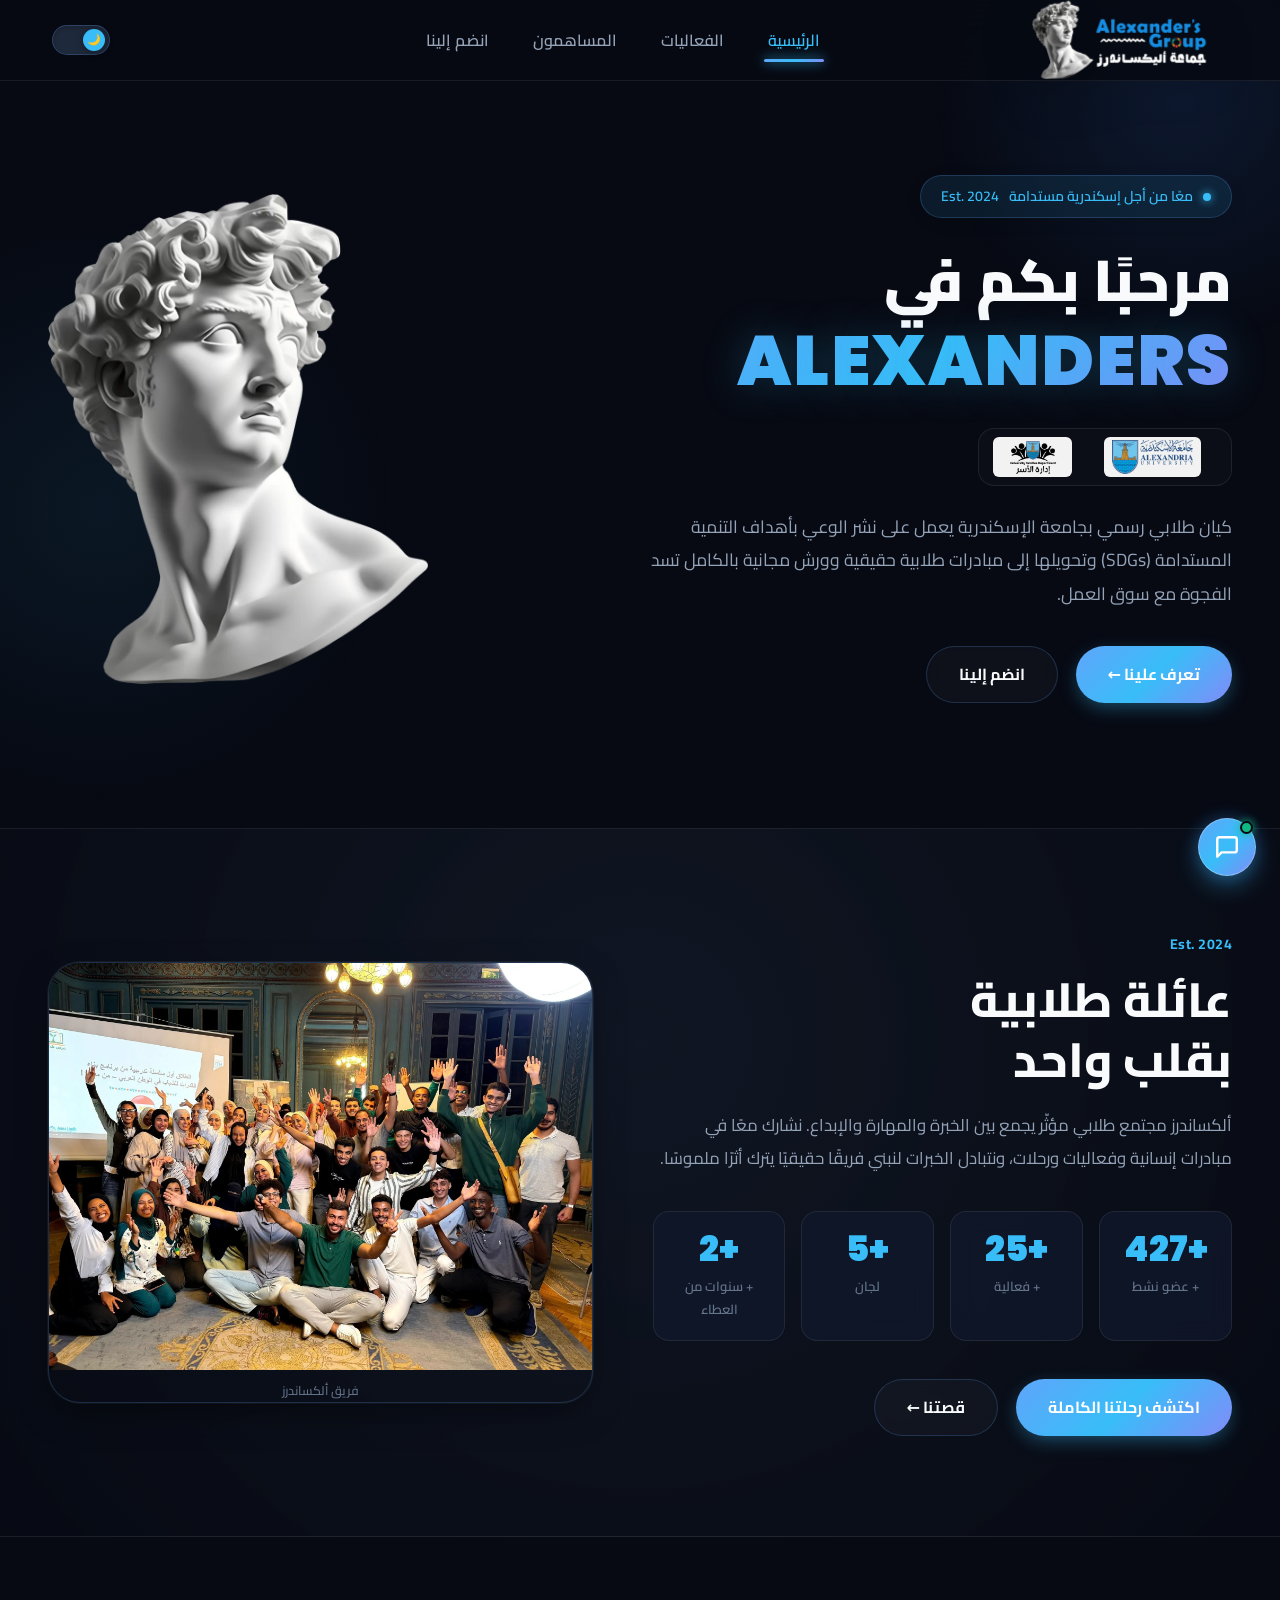
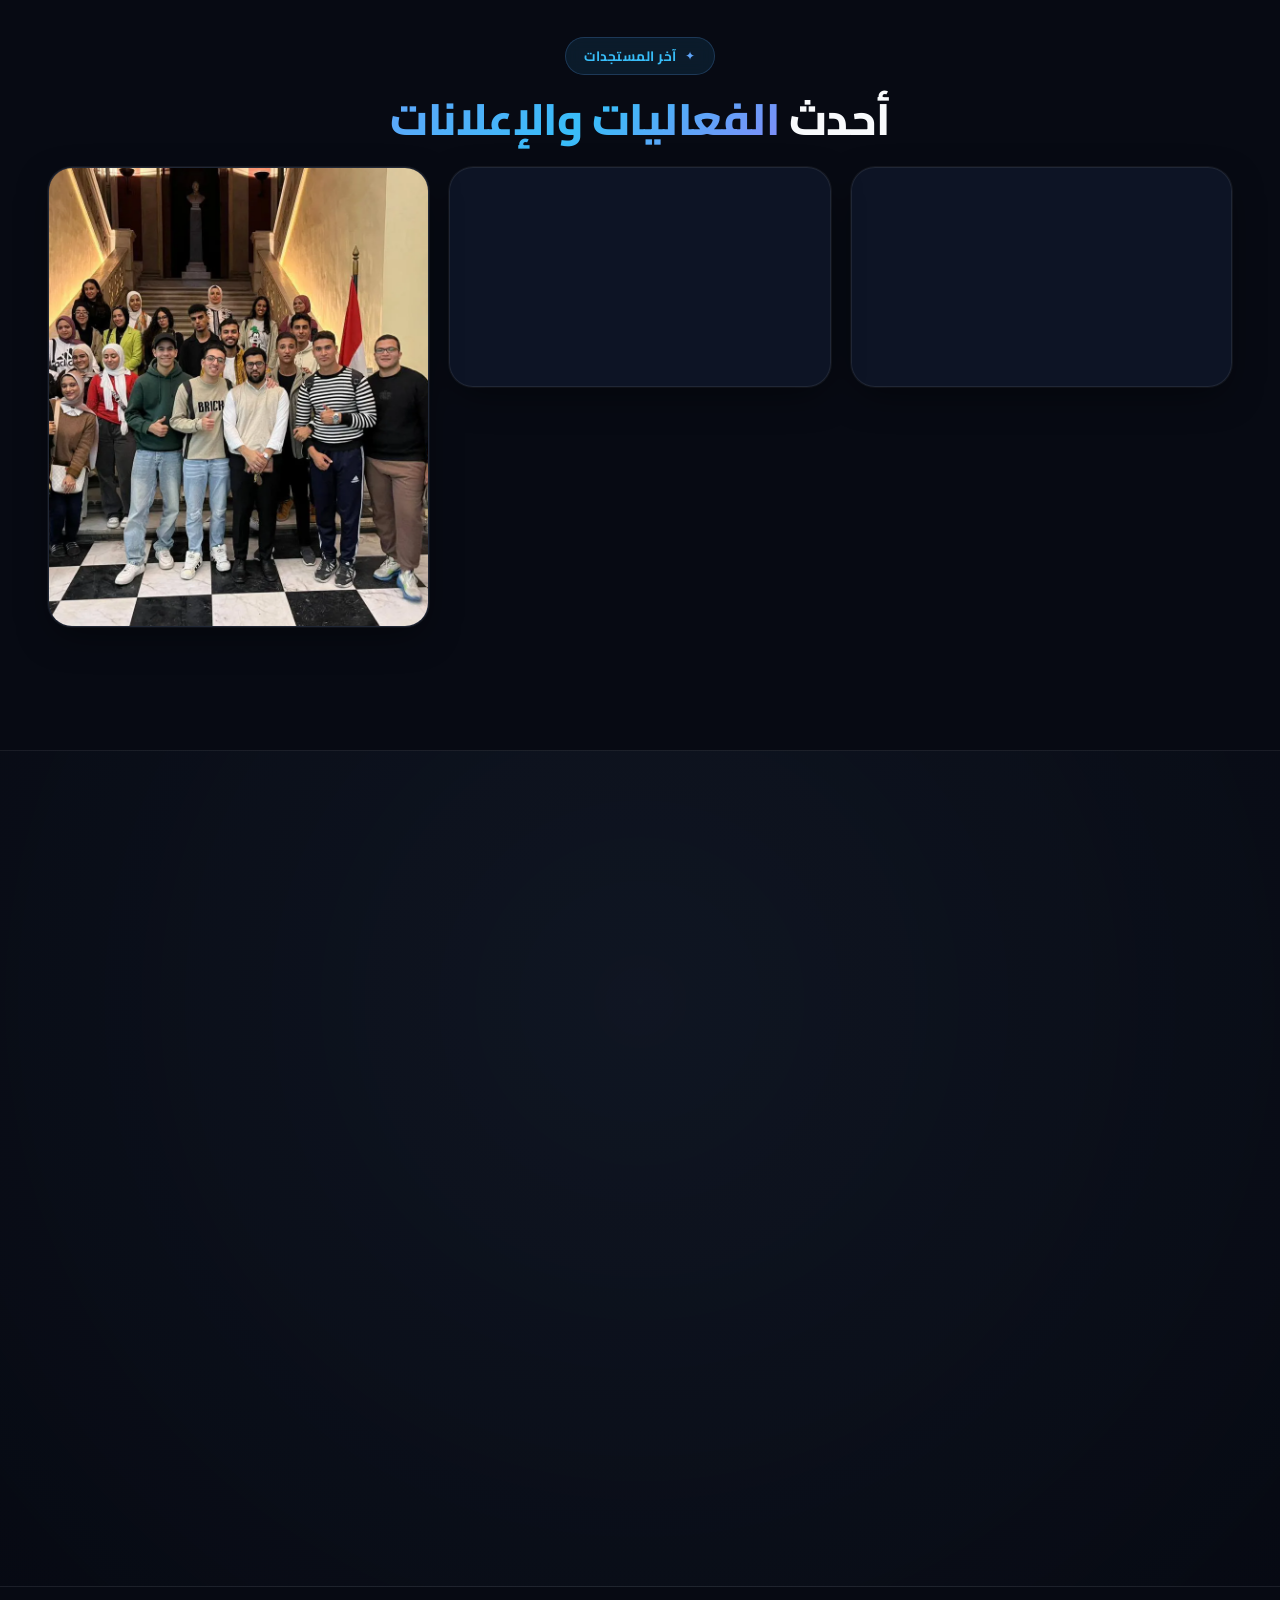
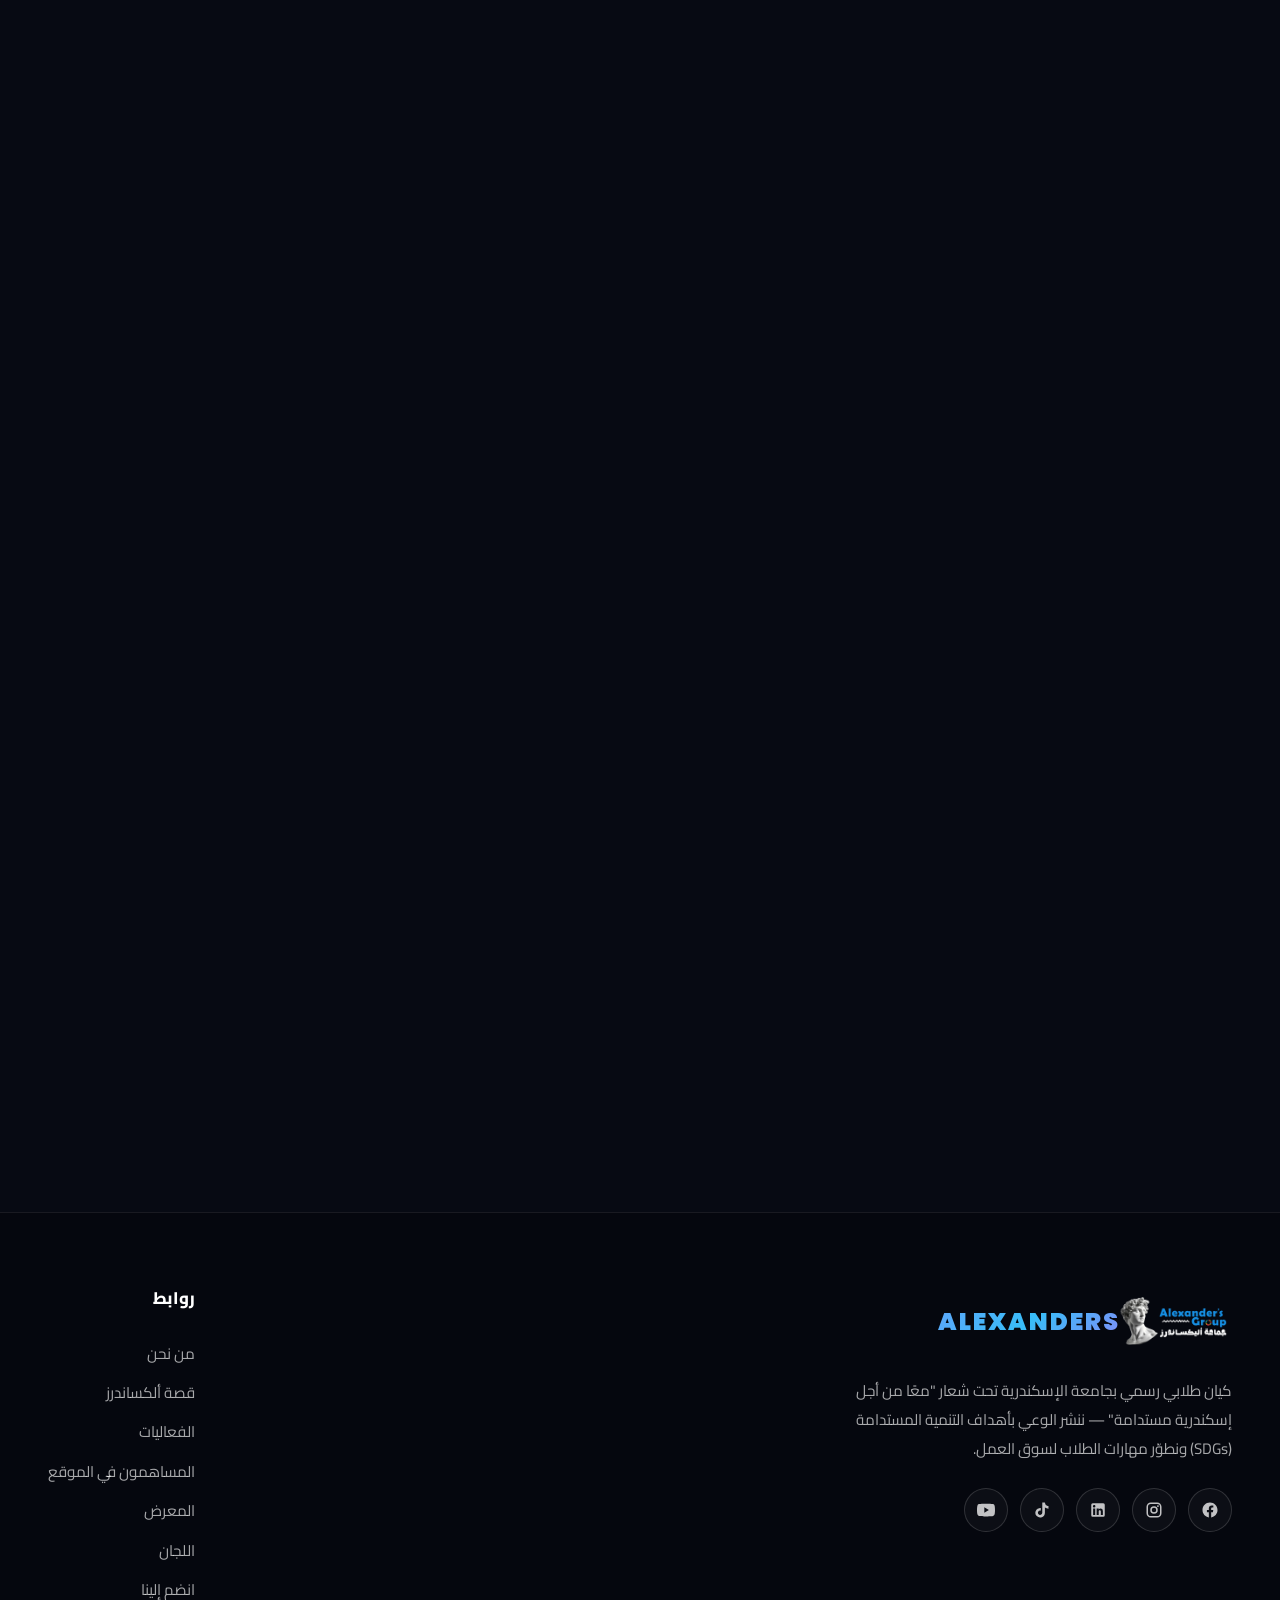
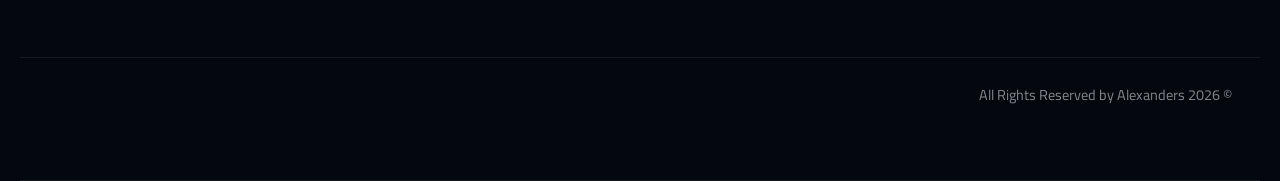
<file: index.html>
<!DOCTYPE html>
<html lang="ar" dir="rtl" data-theme="dark">
<head>
  <meta charset="UTF-8">
  <meta name="viewport" content="width=device-width, initial-scale=1.0">
  <title>Alexanders | الرئيسية</title>
  <link rel="icon" href="favicon.webp" type="image/webp">
  <link rel="preconnect" href="https://fonts.googleapis.com">
  <link rel="preconnect" href="https://fonts.gstatic.com" crossorigin>
  <link href="https://fonts.googleapis.com/css2?family=Cairo:wght@400;500;600;700;800&family=Poppins:wght@600;700&display=swap" rel="stylesheet" media="print" onload="this.media='all'">
  <noscript><link href="https://fonts.googleapis.com/css2?family=Cairo:wght@400;500;600;700;800&family=Poppins:wght@600;700&display=swap" rel="stylesheet"></noscript>
  <link rel="stylesheet" href="css/variables.css">
  <link rel="stylesheet" href="css/style.css">
  <link rel="stylesheet" href="css/home.css">
</head>
<body>

  <!-- Navbar -->
  <nav class="navbar">
    <div class="container">
      <a href="index.html" class="navbar-logo">
        <picture>
          <source media="(max-width: 768px)" srcset="assets/mobile/logo-DX3b3OH2.webp">
          <img src="assets/pc/logo-DX3b3OH2.webp" alt="Alexanders Logo" width="1080" height="1080">
        </picture>
      </a>
      <div class="navbar-links">
        <a href="index.html" class="active">الرئيسية</a>
        <a href="events.html">الفعاليات</a>
        <a href="honor.html">المساهمون</a>
        <a href="join.html">انضم إلينا</a>
      </div>
      <div class="navbar-actions">
        <button class="theme-toggle" onclick="toggleTheme()" aria-label="Toggle theme">
          <div class="toggle-track">
            <div class="toggle-dot">
              <span class="icon-moon">🌙</span>
              <span class="icon-sun">☀️</span>
            </div>
          </div>
        </button>
        <button class="hamburger" aria-label="Menu">
          <span></span>
          <span></span>
          <span></span>
        </button>
      </div>
    </div>
  </nav>

  <!-- Hero Section -->
  <section class="hero">
    <div class="container">
      <div class="hero-content">
        <div class="hero-badge">
          <span class="dot"></span>
          <span>معًا من أجل إسكندرية مستدامة</span>
          <span>Est. 2024</span>
        </div>
        <h1 class="hero-title">
          مرحبًا بكم في
          <span class="brand">ALEXANDERS</span>
        </h1>
        <div class="hero-partners">
          <div class="partner-logos">
            <picture>
              <source media="(max-width: 768px)" srcset="assets/mobile/pop1-DugVZbxT.webp">
              <img src="assets/pc/pop1-DugVZbxT.webp" alt="جامعة الإسكندرية" title="جامعة الإسكندرية" width="480" height="201" decoding="async">
            </picture>
            <picture>
              <source media="(max-width: 768px)" srcset="assets/mobile/pop%202-n2Lqw1Sb.webp">
              <img src="assets/pc/pop%202-n2Lqw1Sb.webp" alt="إدارة الأسر والاتحادات الطلابية" title="إدارة الأسر والاتحادات الطلابية" width="856" height="465" decoding="async">
            </picture>
          </div>
        </div>
        <p class="hero-desc">
          كيان طلابي رسمي بجامعة الإسكندرية يعمل على نشر الوعي بأهداف التنمية المستدامة (SDGs)
          وتحويلها إلى مبادرات طلابية حقيقية وورش مجانية بالكامل تسد الفجوة مع سوق العمل.
        </p>
        <div class="hero-actions">
          <a href="about.html" class="btn btn-primary">تعرف علينا ←</a>
          <a href="#join" class="btn btn-outline">انضم إلينا</a>
        </div>
      </div>
      <div class="hero-image">
        <picture>
          <source media="(max-width: 768px)" srcset="assets/mobile/hero-statue-DgUsH6Rf.webp">
          <img src="assets/pc/hero-statue-DgUsH6Rf.webp" alt="David Statue" width="794" height="1024" fetchpriority="high" decoding="async">
        </picture>

      </div>
    </div>
  </section>

  <!-- About Preview Section -->
  <section class="about-preview">
    <div class="container">
      <div class="about-preview-content fade-in-right">
        <span class="est-badge">Est. 2024</span>
        <h2>عائلة طلابية<br>بقلب واحد</h2>
        <p>
          ألكساندرز مجتمع طلابي مؤثّر يجمع بين الخبرة والمهارة والإبداع. نشارك معًا
          في مبادرات إنسانية وفعاليات ورحلات، ونتبادل الخبرات لنبني فريقًا حقيقيًا
          يترك أثرًا ملموسًا.
        </p>
        <div class="stats-row stagger-children">
          <div class="stat-item">
            <div class="stat-number" data-target="500">0</div>
            <div class="stat-label">+ عضو نشط</div>
          </div>
          <div class="stat-item">
            <div class="stat-number" data-target="30">0</div>
            <div class="stat-label">+ فعالية</div>
          </div>
          <div class="stat-item">
            <div class="stat-number" data-target="6">0</div>
            <div class="stat-label">لجان</div>
          </div>
          <div class="stat-item">
            <div class="stat-number" data-target="3">0</div>
            <div class="stat-label">+ سنوات من العطاء</div>
          </div>
        </div>
        <div class="about-preview-actions">
          <a href="story.html" class="btn btn-primary">اكتشف رحلتنا الكاملة</a>
          <a href="about.html" class="btn btn-outline">قصتنا ←</a>
        </div>
      </div>
      <div class="about-preview-image fade-in-left">
        <picture>
          <source media="(max-width: 768px)" srcset="assets/mobile/MAIN-BnTpVCgF.webp">
          <img src="assets/pc/MAIN-BnTpVCgF.webp" alt="Alexanders Team" width="2048" height="1536" loading="lazy" decoding="async">
        </picture>
        <span class="credit">فريق ألكساندرز</span>
      </div>
    </div>
  </section>

  <!-- Events Section -->
  <section class="events-section">
    <div class="container">
      <div class="text-center fade-in">
        <span class="section-label">آخر المستجدات</span>
        <h2 class="section-title">أحدث <span class="highlight">الفعاليات والإعلانات</span></h2>
      </div>
      <div class="events-grid stagger-children">
        <div class="event-card">
          <picture>
            <source media="(max-width: 768px)" srcset="assets/mobile/post-1-CZpH6_hv.webp">
            <img src="assets/pc/post-1-CZpH6_hv.webp" alt="Event 1" width="1890" height="1417" loading="lazy" decoding="async">
          </picture>
        </div>
        <div class="event-card">
          <picture>
            <source media="(max-width: 768px)" srcset="assets/mobile/post-2-D8a0PcyW.webp">
            <img src="assets/pc/post-2-D8a0PcyW.webp" alt="Event 2" width="2048" height="1152" loading="lazy" decoding="async">
          </picture>
        </div>
        <div class="event-card large">
          <picture>
            <source media="(max-width: 768px)" srcset="assets/mobile/post-3-DqthT74v.webp">
            <img src="assets/pc/post-3-DqthT74v.webp" alt="Event 3" width="1280" height="960" loading="lazy" decoding="async">
          </picture>
        </div>
      </div>
    </div>
  </section>

  <!-- Committees Section -->
  <section class="committees-section" id="committees">
    <div class="container">
      <div class="text-center fade-in">
        <span class="section-label">الفريق</span>
        <h2 class="section-title">ست لجان، عائلة واحدة</h2>
        <p class="section-subtitle">كل لجنة تضم فريقًا شغوفًا ومتخصصًا — اختر اللجنة التي تناسب اهتماماتك وانضم إلينا.</p>
      </div>
      <div class="committees-slider">
        <div class="committee-card">
          <div class="card-header">
            <span class="card-number">01</span>
            <div class="card-icon"><svg width="24" height="24" viewBox="0 0 24 24" fill="none" stroke="currentColor" stroke-width="2" stroke-linecap="round" stroke-linejoin="round" aria-hidden="true"><rect x="3" y="4" width="18" height="18" rx="2"/><line x1="16" y1="2" x2="16" y2="6"/><line x1="8" y1="2" x2="8" y2="6"/><line x1="3" y1="10" x2="21" y2="10"/></svg></div>
          </div>
          <h3>لجنة التنظيم (OC)</h3>
          <p>الإدارة الميدانية واللوجستيات — تخطيط وتنظيم وتنفيذ الإيفنتات والمؤتمرات والرحلات على أرض الواقع.</p>
        </div>
        <div class="committee-card">
          <div class="card-header">
            <span class="card-number">02</span>
            <div class="card-icon"><svg width="24" height="24" viewBox="0 0 24 24" fill="none" stroke="currentColor" stroke-width="2" stroke-linecap="round" stroke-linejoin="round" aria-hidden="true"><path d="M17 21v-2a4 4 0 0 0-4-4H5a4 4 0 0 0-4 4v2"/><circle cx="9" cy="7" r="4"/><path d="M23 21v-2a4 4 0 0 0-3-3.87"/><path d="M16 3.13a4 4 0 0 1 0 7.75"/></svg></div>
          </div>
          <h3>الموارد البشرية (HR)</h3>
          <p>مقابلات التقديم، متابعة وتطوير الأعضاء، وتخصيص مسؤول متابعة (HR Follower) لدعم كل عضو.</p>
        </div>
        <div class="committee-card">
          <div class="card-header">
            <span class="card-number">03</span>
            <div class="card-icon"><svg width="24" height="24" viewBox="0 0 24 24" fill="none" stroke="currentColor" stroke-width="2" stroke-linecap="round" stroke-linejoin="round" aria-hidden="true"><circle cx="12" cy="12" r="10"/><line x1="2" y1="12" x2="22" y2="12"/><path d="M12 2a15.3 15.3 0 0 1 4 10 15.3 15.3 0 0 1-4 10 15.3 15.3 0 0 1-4-10 15.3 15.3 0 0 1 4-10z"/></svg></div>
          </div>
          <h3>العلاقات العامة (PR)</h3>
          <p>التمثيل الرسمي والتواصل مع المؤسسات الخارجية والمتحدثين وبناء الشراكات الاستراتيجية والرعايات.</p>
        </div>
        <div class="committee-card">
          <div class="card-header">
            <span class="card-number">04</span>
            <div class="card-icon"><svg width="24" height="24" viewBox="0 0 24 24" fill="none" stroke="currentColor" stroke-width="2" stroke-linecap="round" stroke-linejoin="round" aria-hidden="true"><polygon points="23 7 16 12 23 17 23 7"/><rect x="1" y="5" width="15" height="14" rx="2"/></svg></div>
          </div>
          <h3>الميديا والإعلام (Media)</h3>
          <p>الإنتاج الرقمي والهوية البصرية عبر 4 مسارات: التصميم الجرافيكي، المونتاج، التصوير، وكتابة المحتوى والفويس أوفر.</p>
        </div>
        <div class="committee-card">
          <div class="card-header">
            <span class="card-number">05</span>
            <div class="card-icon"><svg width="24" height="24" viewBox="0 0 24 24" fill="none" stroke="currentColor" stroke-width="2" stroke-linecap="round" stroke-linejoin="round" aria-hidden="true"><circle cx="13.5" cy="6.5" r=".5" fill="currentColor"/><circle cx="17.5" cy="10.5" r=".5" fill="currentColor"/><circle cx="8.5" cy="7.5" r=".5" fill="currentColor"/><circle cx="6.5" cy="12.5" r=".5" fill="currentColor"/><path d="M12 2C6.5 2 2 6.5 2 12s4.5 10 10 10c.93 0 1.5-.75 1.5-1.5 0-.39-.15-.74-.39-1.01-.23-.26-.38-.61-.38-.99 0-.83.67-1.5 1.5-1.5H16c3.31 0 6-2.69 6-6 0-4.96-4.49-9-10-9z"/></svg></div>
          </div>
          <h3>اللجنة الفنية والهاند ميد</h3>
          <p>الاستدامة البيئية عبر الفنون الإبداعية، إعادة التدوير (Recycling & Upcycling)، وتصميم ديكورات الفعاليات.</p>
        </div>
        <div class="committee-card">
          <div class="card-header">
            <span class="card-number">06</span>
            <div class="card-icon"><svg width="24" height="24" viewBox="0 0 24 24" fill="none" stroke="currentColor" stroke-width="2" stroke-linecap="round" stroke-linejoin="round" aria-hidden="true"><polyline points="16 18 22 12 16 6"/><polyline points="8 6 2 12 8 18"/></svg></div>
          </div>
          <h3>لجنة البرمجة (Programming)</h3>
          <p>الدعم التقني وبناء وتطوير المواقع الإلكترونية والأدوات التقنية والمنصات الرقمية الخاصة بالكيان.</p>
        </div>
      </div>
      <div class="committees-nav">
        <button class="committees-prev" aria-label="Previous">‹</button>
        <button class="committees-next" aria-label="Next">›</button>
      </div>
    </div>
  </section>

  <!-- What We Offer Section -->
  <section class="offer-section">
    <div class="container">
      <div class="text-center fade-in">
        <span class="section-label">خدماتنا</span>
        <h2 class="section-title">ماذا <span class="highlight">نقدم؟</span></h2>
      </div>
      <div class="offer-grid stagger-children">
        <div class="offer-card">
          <div class="offer-icon"><svg width="26" height="26" viewBox="0 0 24 24" fill="none" stroke="currentColor" stroke-width="2" stroke-linecap="round" stroke-linejoin="round" aria-hidden="true"><polyline points="20 12 20 22 4 22 4 12"/><rect x="2" y="7" width="20" height="5"/><line x1="12" y1="22" x2="12" y2="7"/><path d="M12 7H7.5a2.5 2.5 0 0 1 0-5C11 2 12 7 12 7z"/><path d="M12 7h4.5a2.5 2.5 0 0 0 0-5C13 2 12 7 12 7z"/></svg></div>
          <h3>مجانية 100%</h3>
          <p>جميع الفعاليات والكورسات والورش والبرامج التدريبية والرحلات مجانية بالكامل بدون أي رسوم.</p>
        </div>
        <div class="offer-card">
          <div class="offer-icon"><svg width="26" height="26" viewBox="0 0 24 24" fill="none" stroke="currentColor" stroke-width="2" stroke-linecap="round" stroke-linejoin="round" aria-hidden="true"><path d="M22 10v6M2 10l10-5 10 5-10 5z"/><path d="M6 12v5c3 3 9 3 12 0v-5"/></svg></div>
          <h3>شهادات معتمدة ومهارات عملية</h3>
          <p>تطوير المهارات التقنية والشخصية لسوق العمل، مع شهادات معتمدة وبدلات انتقال للعديد من البرامج الرسمية.</p>
        </div>
        <div class="offer-card">
          <div class="offer-icon"><svg width="26" height="26" viewBox="0 0 24 24" fill="none" stroke="currentColor" stroke-width="2" stroke-linecap="round" stroke-linejoin="round" aria-hidden="true"><path d="M12 22s8-4 8-10V5l-8-3-8 3v7c0 6 8 10 8 10z"/></svg></div>
          <h3>بيئة طلابية داعمة ومرنة</h3>
          <p>مراعاة كاملة لمواعيد الجامعة والامتحانات، مع دعم مستمر عبر مسؤول متابعة مخصص (HR Follower).</p>
        </div>
      </div>
    </div>
  </section>

  <!-- CTA Section -->
  <section class="cta-section" id="join">
    <div class="container">
      <div class="cta-box fade-in">
        <h2>انضم إلى عائلة ألكساندرز</h2>
        <p>إذا كنت تحب التطوع والفعاليات والتجارب المميزة — مكانك هنا! كن جزءًا من كيان واحد وروح فريق حقيقية.</p>
        <a href="join.html" class="btn btn-cta">انضم إلينا الآن ←</a>
      </div>
    </div>
  </section>

    <!-- Footer -->
  <footer class="footer">
    <div class="container">
      <div class="footer-brand">
        <div class="brand-header">
          <picture>
            <source media="(max-width: 768px)" srcset="assets/mobile/logo-DX3b3OH2.webp">
            <img src="assets/pc/logo-DX3b3OH2.webp" alt="Alexanders" loading="lazy" decoding="async" width="1080" height="1080">
          </picture>
          <span>ALEXANDERS</span>
        </div>
        <p>كيان طلابي رسمي بجامعة الإسكندرية تحت شعار "معًا من أجل إسكندرية مستدامة" — ننشر الوعي بأهداف التنمية المستدامة (SDGs) ونطوّر مهارات الطلاب لسوق العمل.</p>
        <div class="footer-socials">
          <a href="https://www.facebook.com/share/1HKtdgUo2Y/" target="_blank" rel="noopener noreferrer" aria-label="Facebook"><svg width="18" height="18" viewBox="0 0 24 24" fill="currentColor" aria-hidden="true"><path d="M22 12.07C22 6.48 17.52 2 11.93 2S2 6.48 2 12.07c0 5.02 3.66 9.18 8.44 9.93v-7.03H7.9v-2.9h2.54V9.85c0-2.5 1.49-3.89 3.77-3.89 1.09 0 2.24.2 2.24.2v2.46h-1.26c-1.24 0-1.63.77-1.63 1.56v1.88h2.78l-.44 2.9h-2.34V22c4.78-.75 8.44-4.91 8.44-9.93z"/></svg></a>
          <a href="https://www.instagram.com/alexandersgroupp?cplk=OTVoNjFucG80YWd3" target="_blank" rel="noopener noreferrer" aria-label="Instagram"><svg width="18" height="18" viewBox="0 0 24 24" fill="currentColor" aria-hidden="true"><path d="M7.75 2h8.5A5.75 5.75 0 0 1 22 7.75v8.5A5.75 5.75 0 0 1 16.25 22h-8.5A5.75 5.75 0 0 1 2 16.25v-8.5A5.75 5.75 0 0 1 7.75 2zm0 2A3.75 3.75 0 0 0 4 7.75v8.5A3.75 3.75 0 0 0 7.75 20h8.5A3.75 3.75 0 0 0 20 16.25v-8.5A3.75 3.75 0 0 0 16.25 4h-8.5zM12 7a5 5 0 1 1 0 10 5 5 0 0 1 0-10zm0 2a3 3 0 1 0 0 6 3 3 0 0 0 0-6zm5.25-3.5a1.25 1.25 0 1 1 0 2.5 1.25 1.25 0 0 1 0-2.5z"/></svg></a>
          <a href="https://www.linkedin.com/company/alexanders-group/" target="_blank" rel="noopener noreferrer" aria-label="LinkedIn"><svg width="18" height="18" viewBox="0 0 24 24" fill="currentColor" aria-hidden="true"><path d="M19 3a2 2 0 0 1 2 2v14a2 2 0 0 1-2 2H5a2 2 0 0 1-2-2V5a2 2 0 0 1 2-2h14m-.5 15.5v-5.3a3.26 3.26 0 0 0-3.26-3.26c-.85 0-1.84.52-2.28 1.3v-1.11h-2.79v8.37h2.79v-4.93c0-.77.62-1.4 1.39-1.4a1.4 1.4 0 0 1 1.4 1.4v4.93h2.75M6.88 8.56a1.68 1.68 0 0 0 1.68-1.68c0-.93-.75-1.69-1.68-1.69a1.69 1.69 0 0 0-1.69 1.69c0 .93.76 1.68 1.69 1.68m1.39 9.94v-8.37H5.5v8.37h2.77z"/></svg></a>
          <a href="https://www.tiktok.com/@alexanders.groupp?_t=ZS-8w0G3h8ZYue&_r=1" target="_blank" rel="noopener noreferrer" aria-label="TikTok"><svg width="18" height="18" viewBox="0 0 24 24" fill="currentColor" aria-hidden="true"><path d="M19.59 6.69a4.83 4.83 0 0 1-3.77-4.25V2h-3.45v13.67a2.89 2.89 0 0 1-5.2 1.74 2.89 2.89 0 0 1 2.31-4.64c.3 0 .59.04.88.13V9.4a6.33 6.33 0 0 0-1-.08A6.34 6.34 0 0 0 5 20.1a6.34 6.34 0 0 0 10.86-4.43v-7a8.16 8.16 0 0 0 4.77 1.52v-3.4a4.85 4.85 0 0 1-1.04-.1z"/></svg></a>
          <a href="https://youtube.com/@alexandersgroup?si=k3B7DaCmbUiI3ybJ" target="_blank" rel="noopener noreferrer" aria-label="YouTube"><svg width="18" height="18" viewBox="0 0 24 24" fill="currentColor" aria-hidden="true"><path d="M23.5 6.19a3.02 3.02 0 0 0-2.12-2.14C19.5 3.5 12 3.5 12 3.5s-7.5 0-9.38.55A3.02 3.02 0 0 0 .5 6.19C0 8.07 0 12 0 12s0 3.93.5 5.81a3.02 3.02 0 0 0 2.12 2.14c1.88.55 9.38.55 9.38.55s7.5 0 9.38-.55a3.02 3.02 0 0 0 2.12-2.14C24 15.93 24 12 24 12s0-3.93-.5-5.81zM9.75 15.52V8.48L15.82 12l-6.07 3.52z"/></svg></a>
        </div>
      </div>
      <div class="footer-links-group">
        <h4>روابط</h4>
        <a href="about.html">من نحن</a>
        <a href="story.html">قصة ألكساندرز</a>
        <a href="events.html">الفعاليات</a>
        <a href="honor.html">المساهمون في الموقع</a>
        <a href="gallery.html">المعرض</a>
        <a href="#committees">اللجان</a>
        <a href="join.html">انضم إلينا</a>
      </div>
      <!--<div class="footer-links-group">
        <h4>قانوني</h4>
        <a href="privacy.html">سياسة الخصوصية</a>
        <a href="terms.html">الشروط والأحكام</a>
      </div>-->
    </div>
    <div class="container">
      <div class="footer-bottom">
        <span class="copyright">© All Rights Reserved by Alexanders 2026</span>
      </div>
    </div>
  </footer>


  <script src="js/main.js"></script>
  <script>
    (() => {
      let loaded = false;
      const loadChat = () => {
        if (loaded) return;
        loaded = true;

        const css = document.createElement('link');
        css.rel = 'stylesheet';
        css.href = 'chat-widget.css';
        document.head.appendChild(css);

        const puter = document.createElement('script');
        puter.src = 'https://js.puter.com/v2/';
        puter.onload = () => {
          const widget = document.createElement('script');
          widget.type = 'module';
          widget.src = 'chat-widget.js';
          document.body.appendChild(widget);
        };
        puter.onerror = () => {
          const widget = document.createElement('script');
          widget.type = 'module';
          widget.src = 'chat-widget.js';
          document.body.appendChild(widget);
        };
        document.body.appendChild(puter);
      };

      ['pointerdown', 'keydown'].forEach(type => {
        window.addEventListener(type, loadChat, { once: true, passive: true });
      });

      const schedule = window.requestIdleCallback || (callback => setTimeout(callback, 1800));
      schedule(loadChat, { timeout: 4000 });
    })();
  </script>
</body>
</html>
</file>
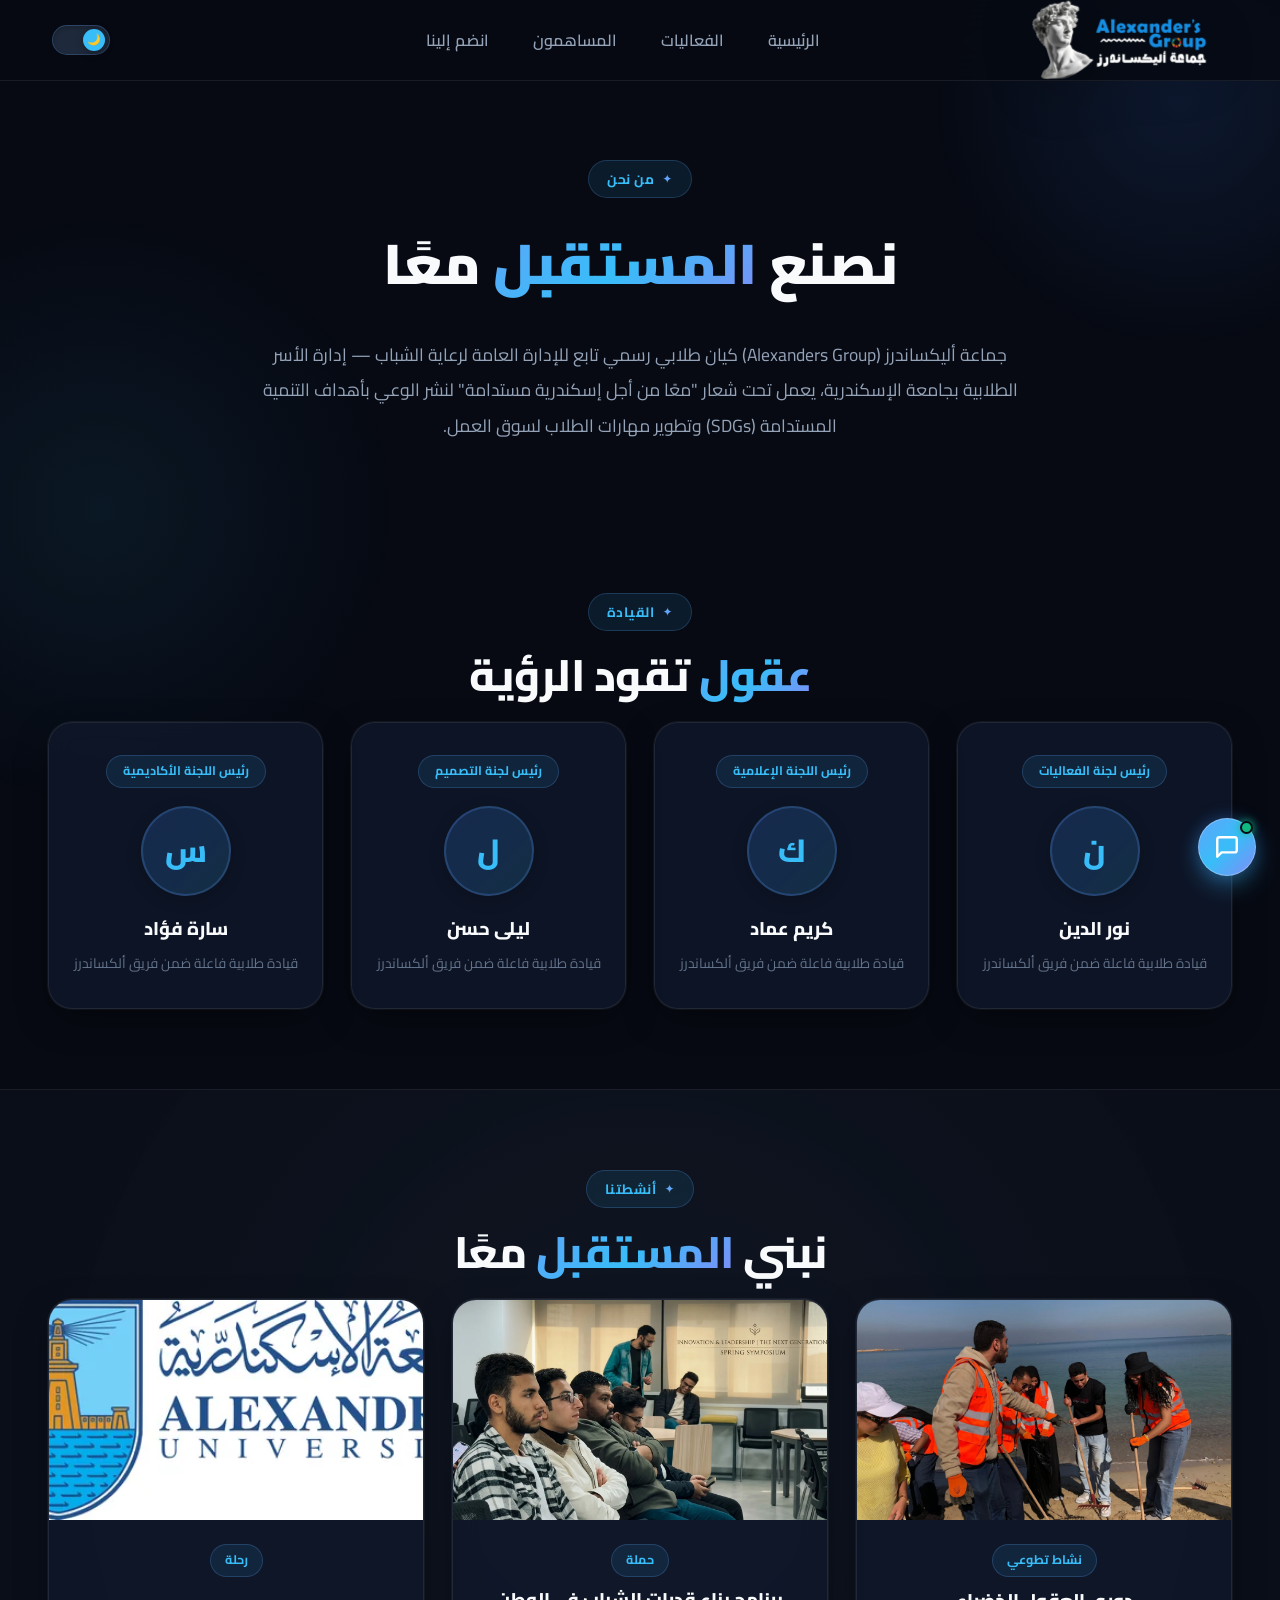
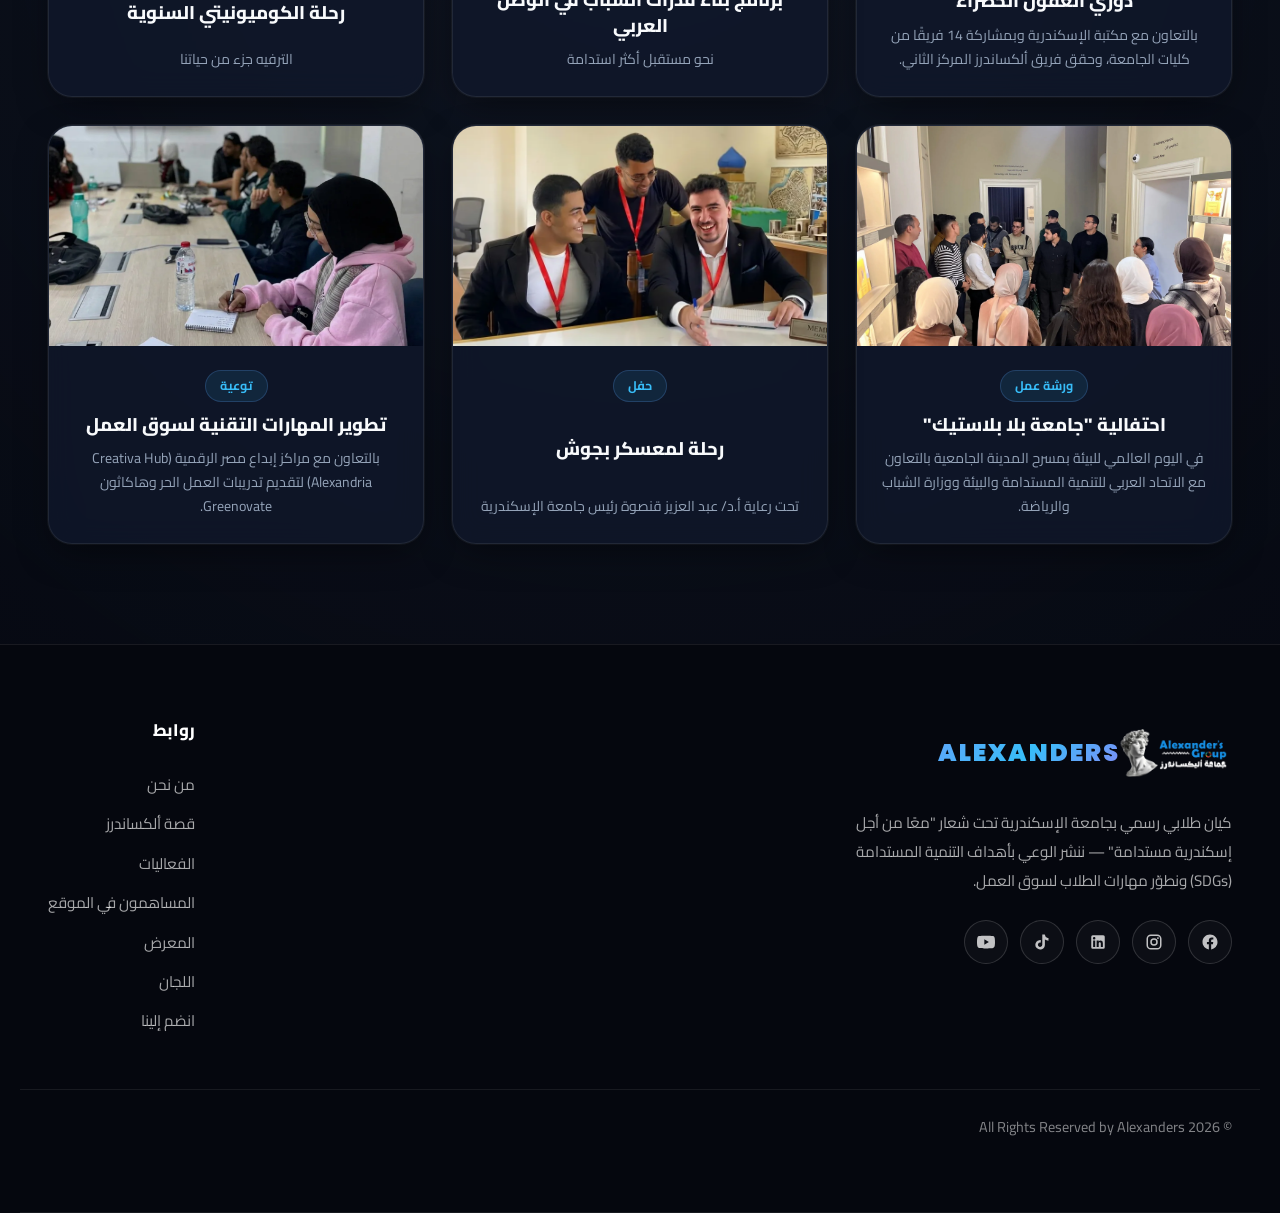
<file: about.html>
<!DOCTYPE html>
<html lang="ar" dir="rtl" data-theme="dark">
<head>
  <meta charset="UTF-8">
  <meta name="viewport" content="width=device-width, initial-scale=1.0">
  <title>Alexanders | من نحن</title>
  <link rel="icon" href="favicon.webp" type="image/webp">
  <link rel="preconnect" href="https://fonts.googleapis.com">
  <link rel="preconnect" href="https://fonts.gstatic.com" crossorigin>
  <link href="https://fonts.googleapis.com/css2?family=Cairo:wght@400;500;600;700;800;900&family=Poppins:wght@600;700;800;900&display=swap" rel="stylesheet">
  <link rel="stylesheet" href="css/variables.css">
  <link rel="stylesheet" href="css/style.css">
  <link rel="stylesheet" href="css/about.css"></head>
<body>

  <!-- Navbar -->
  <nav class="navbar">
    <div class="container">
      <a href="index.html" class="navbar-logo">
        <picture>
          <source media="(max-width: 768px)" srcset="assets/mobile/logo-DX3b3OH2.webp">
          <img src="assets/pc/logo-DX3b3OH2.webp" alt="Alexanders Logo" width="1080" height="1080">
        </picture>
      </a>
      <div class="navbar-links">
        <a href="index.html">الرئيسية</a>
        <a href="events.html">الفعاليات</a>
        <a href="honor.html">المساهمون</a>
        <a href="join.html">انضم إلينا</a>
      </div>
      <div class="navbar-actions">
        <button class="theme-toggle" onclick="toggleTheme()" aria-label="Toggle theme">
          <div class="toggle-track">
            <div class="toggle-dot">
              <span class="icon-moon">🌙</span>
              <span class="icon-sun">☀️</span>
            </div>
          </div>
        </button>
        <button class="hamburger" aria-label="Menu">
          <span></span>
          <span></span>
          <span></span>
        </button>
      </div>
    </div>
  </nav>

  <!-- Page Hero -->
  <section class="page-hero">
    <div class="container">
      <div class="fade-in">
        <span class="section-label">من نحن</span>
        <h1>نصنع <span class="highlight">المستقبل</span> معًا</h1>
        <p>جماعة أليكساندرز (Alexanders Group) كيان طلابي رسمي تابع للإدارة العامة لرعاية الشباب — إدارة الأسر الطلابية بجامعة الإسكندرية، يعمل تحت شعار "معًا من أجل إسكندرية مستدامة" لنشر الوعي بأهداف التنمية المستدامة (SDGs) وتطوير مهارات الطلاب لسوق العمل.</p>
      </div>
    </div>
  </section>

  <!-- Leadership Section -->
  <section class="leadership-section">
    <div class="container">
      <div class="text-center fade-in">
        <span class="section-label">القيادة</span>
        <h2 class="section-title"><span class="highlight">عقول</span> تقود الرؤية</h2>
      </div>
      <div class="leaders-grid stagger-children">
        <div class="leader-card">
          <span class="leader-role">رئيس لجنة الفعاليات</span>
          <div class="leader-avatar">ن</div>
          <div class="leader-name">نور الدين</div>
          <div class="leader-desc">قيادة طلابية فاعلة ضمن فريق ألكساندرز</div>
        </div>
        <div class="leader-card">
          <span class="leader-role">رئيس اللجنة الإعلامية</span>
          <div class="leader-avatar">ك</div>
          <div class="leader-name">كريم عماد</div>
          <div class="leader-desc">قيادة طلابية فاعلة ضمن فريق ألكساندرز</div>
        </div>
        <div class="leader-card">
          <span class="leader-role">رئيس لجنة التصميم</span>
          <div class="leader-avatar">ل</div>
          <div class="leader-name">ليلى حسن</div>
          <div class="leader-desc">قيادة طلابية فاعلة ضمن فريق ألكساندرز</div>
        </div>
        <div class="leader-card">
          <span class="leader-role">رئيس اللجنة الأكاديمية</span>
          <div class="leader-avatar">س</div>
          <div class="leader-name">سارة فؤاد</div>
          <div class="leader-desc">قيادة طلابية فاعلة ضمن فريق ألكساندرز</div>
        </div>
      </div>
    </div>
  </section>

  <!-- Activities Section -->
  <section class="activities-section">
    <div class="container">
      <div class="text-center fade-in">
        <span class="section-label">أنشطتنا</span>
        <h2 class="section-title">نبني <span class="highlight">المستقبل</span> معًا</h2>
      </div>
      <div class="activities-grid stagger-children">
        <div class="activity-card">
          <div class="card-image">
            <picture>
              <source media="(max-width: 768px)" srcset="assets/mobile/post-5-eg9CNVmP.webp">
              <img src="assets/pc/post-5-eg9CNVmP.webp" alt="Green Mind" loading="lazy" decoding="async" width="2048" height="1536">
            </picture>
          </div>
          <div class="card-body">
            <span class="card-tag">نشاط تطوعي</span>
            <h3>دوري العقول الخضراء</h3>
            <p>بالتعاون مع مكتبة الإسكندرية وبمشاركة 14 فريقًا من كليات الجامعة، وحقق فريق ألكساندرز المركز الثاني.</p>
          </div>
        </div>
        <div class="activity-card">
          <div class="card-image">
            <picture>
              <source media="(max-width: 768px)" srcset="assets/mobile/STR2-sMj_t6iV.webp">
              <img src="assets/pc/STR2-sMj_t6iV.webp" alt="Youth Program" loading="lazy" decoding="async" width="1376" height="768">
            </picture>
          </div>
          <div class="card-body">
            <span class="card-tag">حملة</span>
            <h3>برنامج بناء قدرات الشباب في الوطن العربي</h3>
            <p>نحو مستقبل أكثر استدامة</p>
          </div>
        </div>
        <div class="activity-card">
          <div class="card-image">
            <picture>
              <source media="(max-width: 768px)" srcset="assets/mobile/pop1-DugVZbxT.webp">
              <img src="assets/pc/pop1-DugVZbxT.webp" alt="Community Trip" loading="lazy" decoding="async" width="480" height="201">
            </picture>
          </div>
          <div class="card-body">
            <span class="card-tag">رحلة</span>
            <h3>رحلة الكوميونيتي السنوية</h3>
            <p>الترفيه جزء من حياتنا</p>
          </div>
        </div>
        <div class="activity-card">
          <div class="card-image">
            <picture>
              <source media="(max-width: 768px)" srcset="assets/mobile/STR5-BVWfzAWT.webp">
              <img src="assets/pc/STR5-BVWfzAWT.webp" alt="Environment Day" loading="lazy" decoding="async" width="2048" height="1536">
            </picture>
          </div>
          <div class="card-body">
            <span class="card-tag">ورشة عمل</span>
            <h3>احتفالية "جامعة بلا بلاستيك"</h3>
            <p>في اليوم العالمي للبيئة بمسرح المدينة الجامعية بالتعاون مع الاتحاد العربي للتنمية المستدامة والبيئة ووزارة الشباب والرياضة.</p>
          </div>
        </div>
        <div class="activity-card">
          <div class="card-image">
            <picture>
              <source media="(max-width: 768px)" srcset="assets/mobile/STR3-BGMWuhCy.webp">
              <img src="assets/pc/STR3-BGMWuhCy.webp" alt="Camp Trip" loading="lazy" decoding="async" width="932" height="488">
            </picture>
          </div>
          <div class="card-body">
            <span class="card-tag">حفل</span>
            <h3>رحلة لمعسكر بجوش</h3>
            <p>تحت رعاية أ.د/ عبد العزيز قنصوة رئيس جامعة الإسكندرية</p>
          </div>
        </div>
        <div class="activity-card">
          <div class="card-image">
            <picture>
              <source media="(max-width: 768px)" srcset="assets/mobile/post-6-Bfh2J0_8.webp">
              <img src="assets/pc/post-6-Bfh2J0_8.webp" alt="Awareness" loading="lazy" decoding="async" width="1290" height="724">
            </picture>
          </div>
          <div class="card-body">
            <span class="card-tag">توعية</span>
            <h3>تطوير المهارات التقنية لسوق العمل</h3>
            <p>بالتعاون مع مراكز إبداع مصر الرقمية (Creativa Hub Alexandria) لتقديم تدريبات العمل الحر وهاكاثون Greenovate.</p>
          </div>
        </div>
      </div>
    </div>
  </section>

  <!-- Footer -->
  <footer class="footer">
    <div class="container">
      <div class="footer-brand">
        <div class="brand-header">
          <picture>
            <source media="(max-width: 768px)" srcset="assets/mobile/logo-DX3b3OH2.webp">
            <img src="assets/pc/logo-DX3b3OH2.webp" alt="Alexanders" loading="lazy" decoding="async" width="1080" height="1080">
          </picture>
          <span>ALEXANDERS</span>
        </div>
        <p>كيان طلابي رسمي بجامعة الإسكندرية تحت شعار "معًا من أجل إسكندرية مستدامة" — ننشر الوعي بأهداف التنمية المستدامة (SDGs) ونطوّر مهارات الطلاب لسوق العمل.</p>
        <div class="footer-socials">
          <a href="https://www.facebook.com/share/1HKtdgUo2Y/" target="_blank" rel="noopener noreferrer" aria-label="Facebook"><svg width="18" height="18" viewBox="0 0 24 24" fill="currentColor" aria-hidden="true"><path d="M22 12.07C22 6.48 17.52 2 11.93 2S2 6.48 2 12.07c0 5.02 3.66 9.18 8.44 9.93v-7.03H7.9v-2.9h2.54V9.85c0-2.5 1.49-3.89 3.77-3.89 1.09 0 2.24.2 2.24.2v2.46h-1.26c-1.24 0-1.63.77-1.63 1.56v1.88h2.78l-.44 2.9h-2.34V22c4.78-.75 8.44-4.91 8.44-9.93z"/></svg></a>
          <a href="https://www.instagram.com/alexandersgroupp?cplk=OTVoNjFucG80YWd3" target="_blank" rel="noopener noreferrer" aria-label="Instagram"><svg width="18" height="18" viewBox="0 0 24 24" fill="currentColor" aria-hidden="true"><path d="M7.75 2h8.5A5.75 5.75 0 0 1 22 7.75v8.5A5.75 5.75 0 0 1 16.25 22h-8.5A5.75 5.75 0 0 1 2 16.25v-8.5A5.75 5.75 0 0 1 7.75 2zm0 2A3.75 3.75 0 0 0 4 7.75v8.5A3.75 3.75 0 0 0 7.75 20h8.5A3.75 3.75 0 0 0 20 16.25v-8.5A3.75 3.75 0 0 0 16.25 4h-8.5zM12 7a5 5 0 1 1 0 10 5 5 0 0 1 0-10zm0 2a3 3 0 1 0 0 6 3 3 0 0 0 0-6zm5.25-3.5a1.25 1.25 0 1 1 0 2.5 1.25 1.25 0 0 1 0-2.5z"/></svg></a>
          <a href="https://www.linkedin.com/company/alexanders-group/" target="_blank" rel="noopener noreferrer" aria-label="LinkedIn"><svg width="18" height="18" viewBox="0 0 24 24" fill="currentColor" aria-hidden="true"><path d="M19 3a2 2 0 0 1 2 2v14a2 2 0 0 1-2 2H5a2 2 0 0 1-2-2V5a2 2 0 0 1 2-2h14m-.5 15.5v-5.3a3.26 3.26 0 0 0-3.26-3.26c-.85 0-1.84.52-2.28 1.3v-1.11h-2.79v8.37h2.79v-4.93c0-.77.62-1.4 1.39-1.4a1.4 1.4 0 0 1 1.4 1.4v4.93h2.75M6.88 8.56a1.68 1.68 0 0 0 1.68-1.68c0-.93-.75-1.69-1.68-1.69a1.69 1.69 0 0 0-1.69 1.69c0 .93.76 1.68 1.69 1.68m1.39 9.94v-8.37H5.5v8.37h2.77z"/></svg></a>
          <a href="https://www.tiktok.com/@alexanders.groupp?_t=ZS-8w0G3h8ZYue&_r=1" target="_blank" rel="noopener noreferrer" aria-label="TikTok"><svg width="18" height="18" viewBox="0 0 24 24" fill="currentColor" aria-hidden="true"><path d="M19.59 6.69a4.83 4.83 0 0 1-3.77-4.25V2h-3.45v13.67a2.89 2.89 0 0 1-5.2 1.74 2.89 2.89 0 0 1 2.31-4.64c.3 0 .59.04.88.13V9.4a6.33 6.33 0 0 0-1-.08A6.34 6.34 0 0 0 5 20.1a6.34 6.34 0 0 0 10.86-4.43v-7a8.16 8.16 0 0 0 4.77 1.52v-3.4a4.85 4.85 0 0 1-1.04-.1z"/></svg></a>
          <a href="https://youtube.com/@alexandersgroup?si=k3B7DaCmbUiI3ybJ" target="_blank" rel="noopener noreferrer" aria-label="YouTube"><svg width="18" height="18" viewBox="0 0 24 24" fill="currentColor" aria-hidden="true"><path d="M23.5 6.19a3.02 3.02 0 0 0-2.12-2.14C19.5 3.5 12 3.5 12 3.5s-7.5 0-9.38.55A3.02 3.02 0 0 0 .5 6.19C0 8.07 0 12 0 12s0 3.93.5 5.81a3.02 3.02 0 0 0 2.12 2.14c1.88.55 9.38.55 9.38.55s7.5 0 9.38-.55a3.02 3.02 0 0 0 2.12-2.14C24 15.93 24 12 24 12s0-3.93-.5-5.81zM9.75 15.52V8.48L15.82 12l-6.07 3.52z"/></svg></a>
        </div>
      </div>
      <div class="footer-links-group">
        <h4>روابط</h4>
        <a href="about.html">من نحن</a>
        <a href="story.html">قصة ألكساندرز</a>
        <a href="events.html">الفعاليات</a>
        <a href="honor.html">المساهمون في الموقع</a>
        <a href="gallery.html">المعرض</a>
        <a href="index.html#committees">اللجان</a>
        <a href="join.html">انضم إلينا</a>
      </div>
      <!--<div class="footer-links-group">
        <h4>قانوني</h4>
        <a href="privacy.html">سياسة الخصوصية</a>
        <a href="terms.html">الشروط والأحكام</a>
      </div>-->
    </div>
    <div class="container">
      <div class="footer-bottom">
        <span class="copyright">© All Rights Reserved by Alexanders 2026</span>
      </div>
    </div>
  </footer>
  <script src="js/main.js"></script>
  <script>
    (() => {
      let loaded = false;
      const loadChat = () => {
        if (loaded) return;
        loaded = true;

        const css = document.createElement("link");
        css.rel = "stylesheet";
        css.href = "chat-widget.css";
        document.head.appendChild(css);

        const puter = document.createElement("script");
        puter.src = "https://js.puter.com/v2/";
        puter.onload = () => {
          const widget = document.createElement("script");
          widget.type = "module";
          widget.src = "chat-widget.js";
          document.body.appendChild(widget);
        };
        puter.onerror = () => {
          const widget = document.createElement("script");
          widget.type = "module";
          widget.src = "chat-widget.js";
          document.body.appendChild(widget);
        };
        document.body.appendChild(puter);
      };

      ["pointerdown", "keydown", "touchstart"].forEach(type => {
        window.addEventListener(type, loadChat, { once: true, passive: true });
      });

      const schedule = window.requestIdleCallback || (callback => setTimeout(callback, 1800));
      schedule(loadChat, { timeout: 4000 });
    })();
  </script>
</body>
</html>
</file>
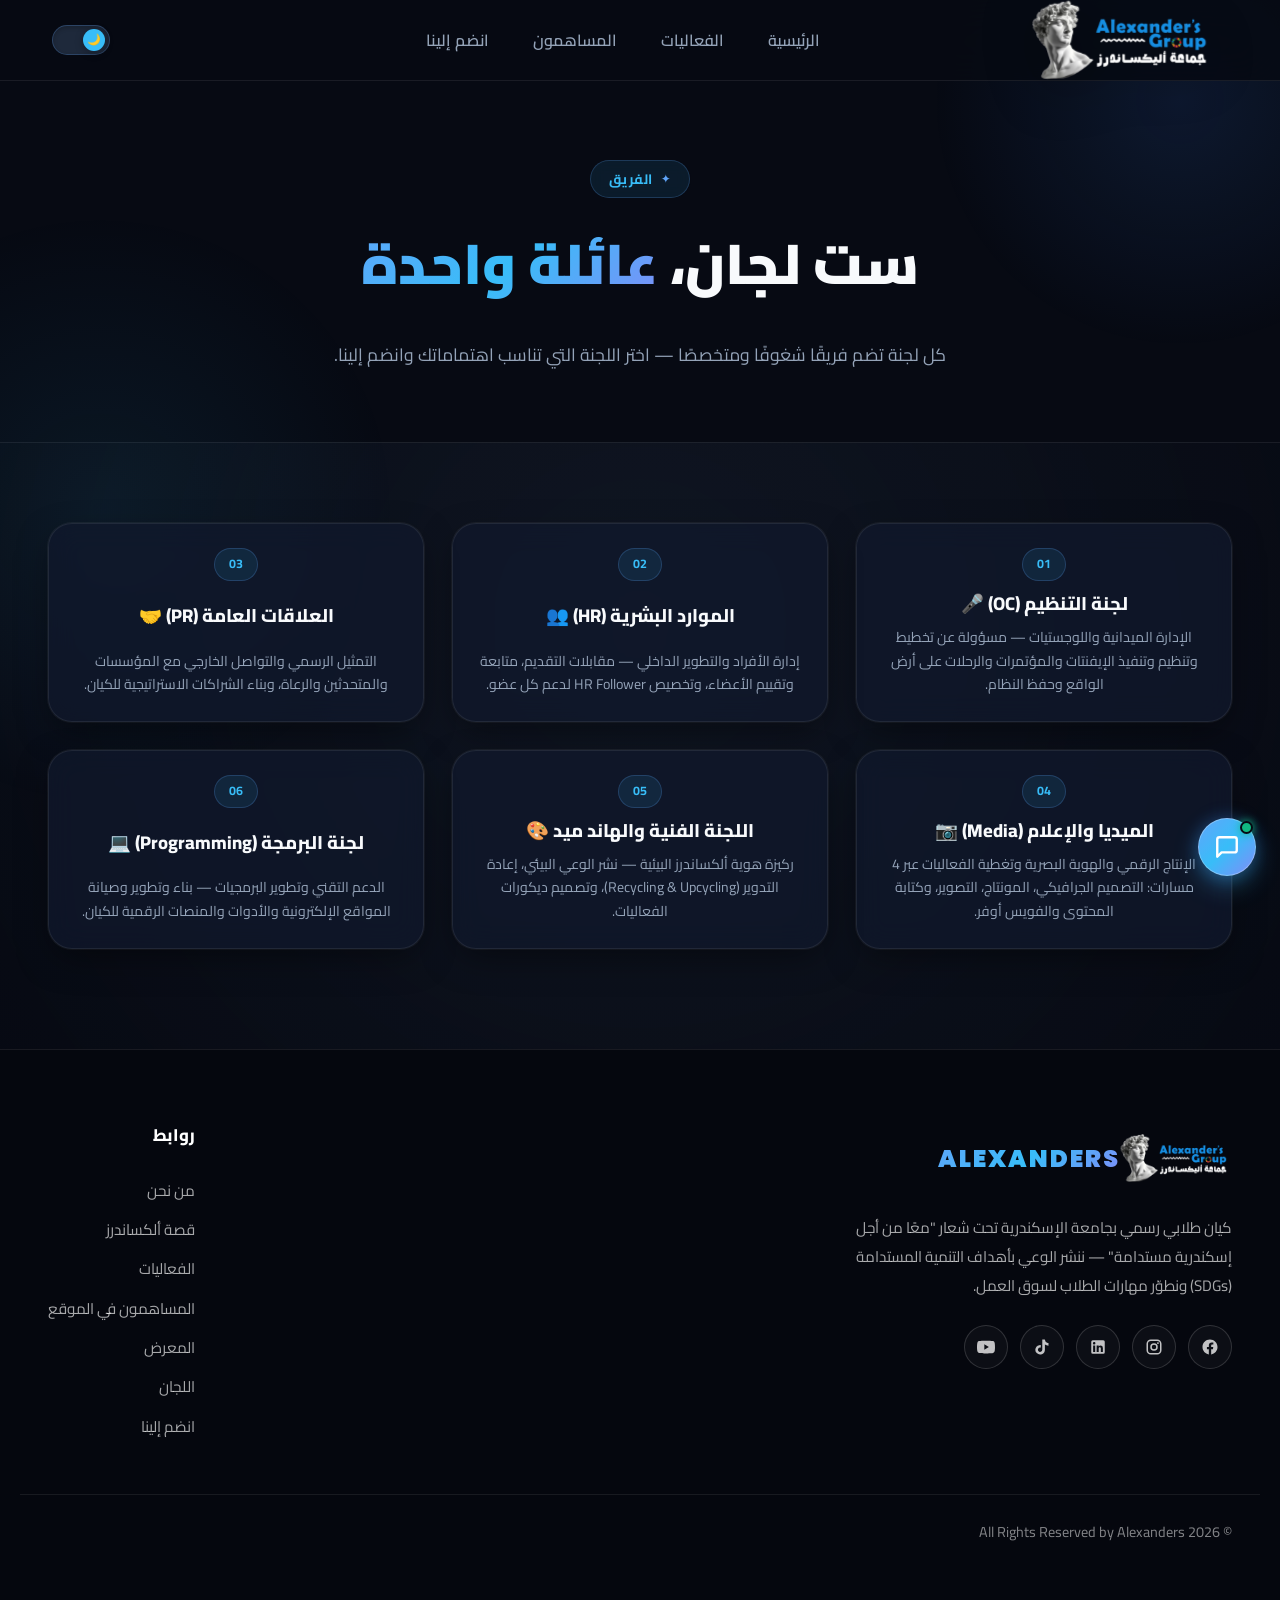
<file: committees.html>
<!DOCTYPE html>
<html lang="ar" dir="rtl" data-theme="dark">
<head>
  <meta charset="UTF-8">
  <meta name="viewport" content="width=device-width, initial-scale=1.0">
  <title>Alexanders | اللجان</title>
  <link rel="icon" href="favicon.webp" type="image/webp">
  <link rel="preconnect" href="https://fonts.googleapis.com">
  <link rel="preconnect" href="https://fonts.gstatic.com" crossorigin>
  <link href="https://fonts.googleapis.com/css2?family=Cairo:wght@400;500;600;700;800;900&family=Poppins:wght@600;700;800;900&display=swap" rel="stylesheet">
  <link rel="stylesheet" href="css/variables.css">
  <link rel="stylesheet" href="css/style.css"></head>
<body>

  <!-- Navbar -->
  <nav class="navbar">
    <div class="container">
      <a href="index.html" class="navbar-logo">
        <picture>
          <source media="(max-width: 768px)" srcset="assets/mobile/logo-DX3b3OH2.webp">
          <img src="assets/pc/logo-DX3b3OH2.webp" alt="Alexanders Logo" width="1080" height="1080">
        </picture>
      </a>
      <div class="navbar-links">
        <a href="index.html">الرئيسية</a>
        <a href="events.html">الفعاليات</a>
        <a href="honor.html">المساهمون</a>
        <a href="join.html">انضم إلينا</a>
      </div>
      <div class="navbar-actions">
        <button class="theme-toggle" onclick="toggleTheme()" aria-label="Toggle theme">
          <div class="toggle-track">
            <div class="toggle-dot">
              <span class="icon-moon">🌙</span>
              <span class="icon-sun">☀️</span>
            </div>
          </div>
        </button>
        <button class="hamburger" aria-label="Menu">
          <span></span>
          <span></span>
          <span></span>
        </button>
      </div>
    </div>
  </nav>

  <!-- Page Hero -->
  <section class="page-hero">
    <div class="container">
      <div class="fade-in">
        <span class="section-label">الفريق</span>
        <h1>ست لجان، <span class="highlight">عائلة واحدة</span></h1>
        <p>كل لجنة تضم فريقًا شغوفًا ومتخصصًا — اختر اللجنة التي تناسب اهتماماتك وانضم إلينا.</p>
      </div>
    </div>
  </section>

  <!-- Committees Detail Section -->
  <section class="activities-section">
    <div class="container">
      <div class="activities-grid stagger-children">
        <div class="activity-card">
          <div class="card-body">
            <span class="card-tag">01</span>
            <h3>لجنة التنظيم (OC) 🎤</h3>
            <p>الإدارة الميدانية واللوجستيات — مسؤولة عن تخطيط وتنظيم وتنفيذ الإيفنتات والمؤتمرات والرحلات على أرض الواقع وحفظ النظام.</p>
          </div>
        </div>
        <div class="activity-card">
          <div class="card-body">
            <span class="card-tag">02</span>
            <h3>الموارد البشرية (HR) 👥</h3>
            <p>إدارة الأفراد والتطوير الداخلي — مقابلات التقديم، متابعة وتقييم الأعضاء، وتخصيص HR Follower لدعم كل عضو.</p>
          </div>
        </div>
        <div class="activity-card">
          <div class="card-body">
            <span class="card-tag">03</span>
            <h3>العلاقات العامة (PR) 🤝</h3>
            <p>التمثيل الرسمي والتواصل الخارجي مع المؤسسات والمتحدثين والرعاة، وبناء الشراكات الاستراتيجية للكيان.</p>
          </div>
        </div>
        <div class="activity-card">
          <div class="card-body">
            <span class="card-tag">04</span>
            <h3>الميديا والإعلام (Media) 📷</h3>
            <p>الإنتاج الرقمي والهوية البصرية وتغطية الفعاليات عبر 4 مسارات: التصميم الجرافيكي، المونتاج، التصوير، وكتابة المحتوى والفويس أوفر.</p>
          </div>
        </div>
        <div class="activity-card">
          <div class="card-body">
            <span class="card-tag">05</span>
            <h3>اللجنة الفنية والهاند ميد 🎨</h3>
            <p>ركيزة هوية ألكساندرز البيئية — نشر الوعي البيئي، إعادة التدوير (Recycling & Upcycling)، وتصميم ديكورات الفعاليات.</p>
          </div>
        </div>
        <div class="activity-card">
          <div class="card-body">
            <span class="card-tag">06</span>
            <h3>لجنة البرمجة (Programming) 💻</h3>
            <p>الدعم التقني وتطوير البرمجيات — بناء وتطوير وصيانة المواقع الإلكترونية والأدوات والمنصات الرقمية للكيان.</p>
          </div>
        </div>
      </div>
    </div>
  </section>

  <!-- Footer -->
  <footer class="footer">
    <div class="container">
      <div class="footer-brand">
        <div class="brand-header">
          <picture>
            <source media="(max-width: 768px)" srcset="assets/mobile/logo-DX3b3OH2.webp">
            <img src="assets/pc/logo-DX3b3OH2.webp" alt="Alexanders" loading="lazy" decoding="async" width="1080" height="1080">
          </picture>
          <span>ALEXANDERS</span>
        </div>
        <p>كيان طلابي رسمي بجامعة الإسكندرية تحت شعار "معًا من أجل إسكندرية مستدامة" — ننشر الوعي بأهداف التنمية المستدامة (SDGs) ونطوّر مهارات الطلاب لسوق العمل.</p>
        <div class="footer-socials">
          <a href="https://www.facebook.com/share/1HKtdgUo2Y/" target="_blank" rel="noopener noreferrer" aria-label="Facebook"><svg width="18" height="18" viewBox="0 0 24 24" fill="currentColor" aria-hidden="true"><path d="M22 12.07C22 6.48 17.52 2 11.93 2S2 6.48 2 12.07c0 5.02 3.66 9.18 8.44 9.93v-7.03H7.9v-2.9h2.54V9.85c0-2.5 1.49-3.89 3.77-3.89 1.09 0 2.24.2 2.24.2v2.46h-1.26c-1.24 0-1.63.77-1.63 1.56v1.88h2.78l-.44 2.9h-2.34V22c4.78-.75 8.44-4.91 8.44-9.93z"/></svg></a>
          <a href="https://www.instagram.com/alexandersgroupp?cplk=OTVoNjFucG80YWd3" target="_blank" rel="noopener noreferrer" aria-label="Instagram"><svg width="18" height="18" viewBox="0 0 24 24" fill="currentColor" aria-hidden="true"><path d="M7.75 2h8.5A5.75 5.75 0 0 1 22 7.75v8.5A5.75 5.75 0 0 1 16.25 22h-8.5A5.75 5.75 0 0 1 2 16.25v-8.5A5.75 5.75 0 0 1 7.75 2zm0 2A3.75 3.75 0 0 0 4 7.75v8.5A3.75 3.75 0 0 0 7.75 20h8.5A3.75 3.75 0 0 0 20 16.25v-8.5A3.75 3.75 0 0 0 16.25 4h-8.5zM12 7a5 5 0 1 1 0 10 5 5 0 0 1 0-10zm0 2a3 3 0 1 0 0 6 3 3 0 0 0 0-6zm5.25-3.5a1.25 1.25 0 1 1 0 2.5 1.25 1.25 0 0 1 0-2.5z"/></svg></a>
          <a href="https://www.linkedin.com/company/alexanders-group/" target="_blank" rel="noopener noreferrer" aria-label="LinkedIn"><svg width="18" height="18" viewBox="0 0 24 24" fill="currentColor" aria-hidden="true"><path d="M19 3a2 2 0 0 1 2 2v14a2 2 0 0 1-2 2H5a2 2 0 0 1-2-2V5a2 2 0 0 1 2-2h14m-.5 15.5v-5.3a3.26 3.26 0 0 0-3.26-3.26c-.85 0-1.84.52-2.28 1.3v-1.11h-2.79v8.37h2.79v-4.93c0-.77.62-1.4 1.39-1.4a1.4 1.4 0 0 1 1.4 1.4v4.93h2.75M6.88 8.56a1.68 1.68 0 0 0 1.68-1.68c0-.93-.75-1.69-1.68-1.69a1.69 1.69 0 0 0-1.69 1.69c0 .93.76 1.68 1.69 1.68m1.39 9.94v-8.37H5.5v8.37h2.77z"/></svg></a>
          <a href="https://www.tiktok.com/@alexanders.groupp?_t=ZS-8w0G3h8ZYue&_r=1" target="_blank" rel="noopener noreferrer" aria-label="TikTok"><svg width="18" height="18" viewBox="0 0 24 24" fill="currentColor" aria-hidden="true"><path d="M19.59 6.69a4.83 4.83 0 0 1-3.77-4.25V2h-3.45v13.67a2.89 2.89 0 0 1-5.2 1.74 2.89 2.89 0 0 1 2.31-4.64c.3 0 .59.04.88.13V9.4a6.33 6.33 0 0 0-1-.08A6.34 6.34 0 0 0 5 20.1a6.34 6.34 0 0 0 10.86-4.43v-7a8.16 8.16 0 0 0 4.77 1.52v-3.4a4.85 4.85 0 0 1-1.04-.1z"/></svg></a>
          <a href="https://youtube.com/@alexandersgroup?si=k3B7DaCmbUiI3ybJ" target="_blank" rel="noopener noreferrer" aria-label="YouTube"><svg width="18" height="18" viewBox="0 0 24 24" fill="currentColor" aria-hidden="true"><path d="M23.5 6.19a3.02 3.02 0 0 0-2.12-2.14C19.5 3.5 12 3.5 12 3.5s-7.5 0-9.38.55A3.02 3.02 0 0 0 .5 6.19C0 8.07 0 12 0 12s0 3.93.5 5.81a3.02 3.02 0 0 0 2.12 2.14c1.88.55 9.38.55 9.38.55s7.5 0 9.38-.55a3.02 3.02 0 0 0 2.12-2.14C24 15.93 24 12 24 12s0-3.93-.5-5.81zM9.75 15.52V8.48L15.82 12l-6.07 3.52z"/></svg></a>
        </div>
      </div>
      <div class="footer-links-group">
        <h4>روابط</h4>
        <a href="about.html">من نحن</a>
        <a href="story.html">قصة ألكساندرز</a>
        <a href="events.html">الفعاليات</a>
        <a href="honor.html">المساهمون في الموقع</a>
        <a href="gallery.html">المعرض</a>
        <a href="index.html#committees">اللجان</a>
        <a href="join.html">انضم إلينا</a>
      </div>
      <!--<div class="footer-links-group">
        <h4>قانوني</h4>
        <a href="privacy.html">سياسة الخصوصية</a>
        <a href="terms.html">الشروط والأحكام</a>
      </div>-->
    </div>
    <div class="container">
      <div class="footer-bottom">
        <span class="copyright">© All Rights Reserved by Alexanders 2026</span>
      </div>
    </div>
  </footer>
  <script src="js/main.js"></script>
  <script>
    (() => {
      let loaded = false;
      const loadChat = () => {
        if (loaded) return;
        loaded = true;

        const css = document.createElement("link");
        css.rel = "stylesheet";
        css.href = "chat-widget.css";
        document.head.appendChild(css);

        const puter = document.createElement("script");
        puter.src = "https://js.puter.com/v2/";
        puter.onload = () => {
          const widget = document.createElement("script");
          widget.type = "module";
          widget.src = "chat-widget.js";
          document.body.appendChild(widget);
        };
        puter.onerror = () => {
          const widget = document.createElement("script");
          widget.type = "module";
          widget.src = "chat-widget.js";
          document.body.appendChild(widget);
        };
        document.body.appendChild(puter);
      };

      ["pointerdown", "keydown", "touchstart"].forEach(type => {
        window.addEventListener(type, loadChat, { once: true, passive: true });
      });

      const schedule = window.requestIdleCallback || (callback => setTimeout(callback, 1800));
      schedule(loadChat, { timeout: 4000 });
    })();
  </script>
</body>
</html>
</file>
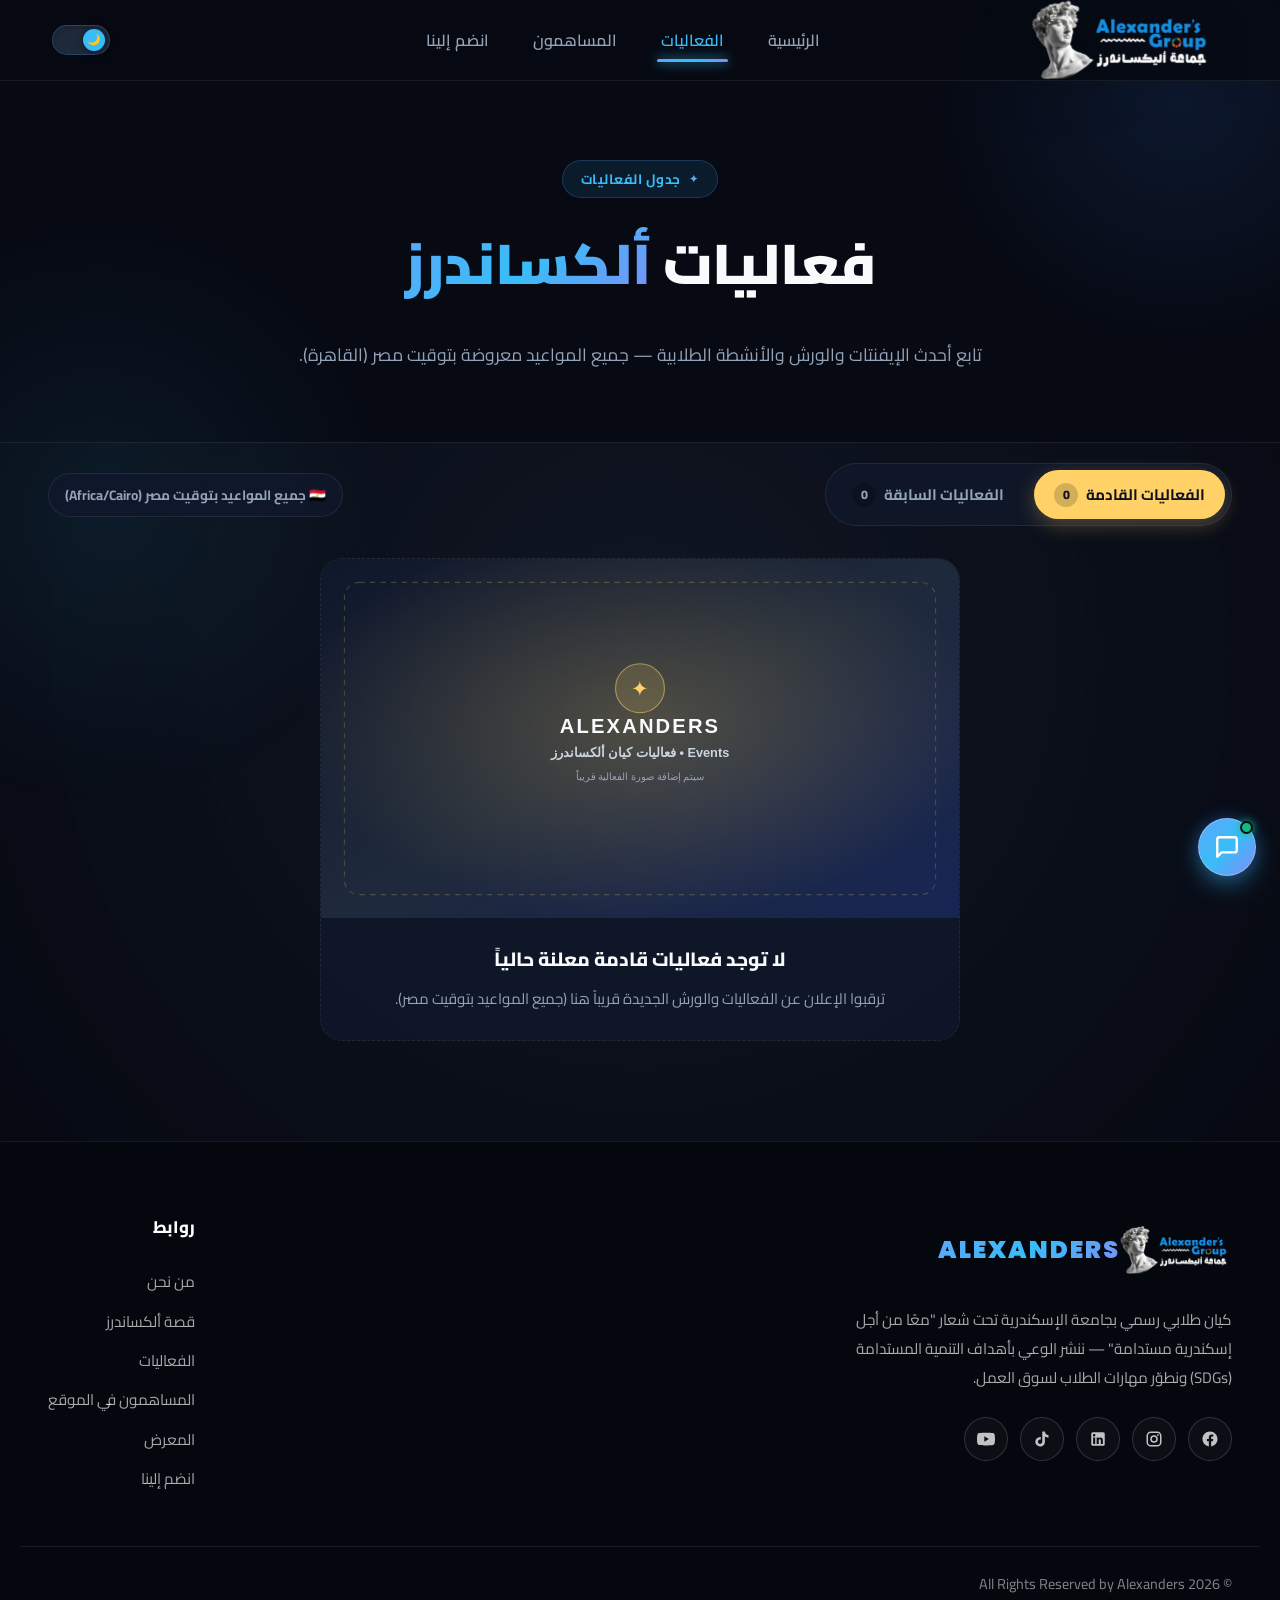
<file: events.html>
<!DOCTYPE html>
<html lang="ar" dir="rtl" data-theme="dark">
<head>
  <meta charset="UTF-8">
  <meta name="viewport" content="width=device-width, initial-scale=1.0">
  <title>Alexanders | الفعاليات</title>
  <link rel="icon" href="favicon.webp" type="image/webp">
  <link rel="preconnect" href="https://fonts.googleapis.com">
  <link rel="preconnect" href="https://fonts.gstatic.com" crossorigin>
  <link href="https://fonts.googleapis.com/css2?family=Cairo:wght@400;500;600;700;800;900&family=Poppins:wght@600;700;800;900&display=swap" rel="stylesheet">
  <link rel="stylesheet" href="css/variables.css">
  <link rel="stylesheet" href="css/style.css">
  <style>
    .events-controls {
      display: flex;
      align-items: center;
      justify-content: space-between;
      gap: 16px;
      flex-wrap: wrap;
      margin-bottom: 32px;
    }
    .events-filter-tabs {
      display: inline-flex;
      gap: 10px;
      padding: 6px;
      border-radius: 999px;
      background: var(--bg-card, rgba(255, 255, 255, 0.04));
      border: 1px solid var(--border-color, rgba(255, 255, 255, 0.1));
      flex-wrap: wrap;
    }
    .events-filter-btn {
      display: inline-flex;
      align-items: center;
      gap: 8px;
      padding: 10px 20px;
      border-radius: 999px;
      border: none;
      background: transparent;
      color: var(--text-secondary, #cbd5e1);
      font-family: inherit;
      font-size: 0.95rem;
      font-weight: 700;
      cursor: pointer;
      transition: all 0.2s ease;
    }
    .events-filter-btn.is-active {
      background: var(--accent-primary, #ffd166);
      color: #0b1120;
      box-shadow: 0 6px 20px rgba(255, 209, 102, 0.28);
    }
    .events-count-pill {
      display: inline-flex;
      align-items: center;
      justify-content: center;
      min-width: 24px;
      height: 24px;
      padding: 0 7px;
      border-radius: 999px;
      font-size: 0.78rem;
      font-weight: 800;
      background: rgba(0, 0, 0, 0.22);
    }
    .events-filter-btn.is-active .events-count-pill {
      background: rgba(11, 17, 32, 0.18);
      color: #0b1120;
    }
    .egypt-clock-badge {
      display: inline-flex;
      align-items: center;
      gap: 8px;
      padding: 9px 16px;
      border-radius: 999px;
      font-size: 0.85rem;
      font-weight: 700;
      color: var(--text-secondary, #cbd5e1);
      background: var(--bg-card, rgba(255, 255, 255, 0.04));
      border: 1px solid var(--border-color, rgba(255, 255, 255, 0.1));
    }

    .events-grid {
      display: grid;
      grid-template-columns: repeat(auto-fill, minmax(310px, 1fr));
      gap: 24px;
    }
    .event-card {
      background: var(--bg-card, rgba(255, 255, 255, 0.04));
      border: 1px solid var(--border-color, rgba(255, 255, 255, 0.1));
      border-radius: 20px;
      overflow: hidden;
      display: flex;
      flex-direction: column;
      transition: transform 0.22s ease, border-color 0.22s ease;
    }
    .event-card:hover {
      transform: translateY(-4px);
      border-color: var(--accent-primary, #ffd166);
    }
    .event-card-media {
      position: relative;
      aspect-ratio: 16 / 9;
      background: #0f172a;
      overflow: hidden;
    }
    .event-card-media img {
      width: 100%;
      height: 100%;
      object-fit: cover;
      display: block;
    }
    .event-status-badge {
      position: absolute;
      top: 12px;
      right: 12px;
      padding: 5px 12px;
      border-radius: 999px;
      font-size: 0.78rem;
      font-weight: 800;
      backdrop-filter: blur(8px);
    }
    .event-status-badge--upcoming {
      background: rgba(34, 197, 94, 0.9);
      color: #052e16;
    }
    .event-status-badge--passed {
      background: rgba(100, 116, 139, 0.9);
      color: #f8fafc;
    }
    .event-card-body {
      padding: 20px;
      display: flex;
      flex-direction: column;
      gap: 10px;
      flex: 1;
    }
    .event-category {
      align-self: flex-start;
      font-size: 0.76rem;
      font-weight: 800;
      padding: 3px 10px;
      border-radius: 999px;
      background: rgba(255, 209, 102, 0.14);
      color: var(--accent-primary, #ffd166);
    }
    .event-card-body h3 {
      margin: 0;
      font-size: 1.18rem;
      font-weight: 800;
      color: var(--text-primary, #f8fafc);
    }
    .event-meta-list {
      display: flex;
      flex-direction: column;
      gap: 6px;
      font-size: 0.88rem;
      color: var(--text-secondary, #cbd5e1);
    }
    .event-desc {
      margin: 4px 0 0;
      font-size: 0.92rem;
      line-height: 1.65;
      color: var(--text-secondary, #cbd5e1);
      flex: 1;
    }
    .event-cta {
      margin-top: 10px;
      display: inline-flex;
      align-items: center;
      justify-content: center;
      padding: 10px 16px;
      border-radius: 12px;
      background: var(--accent-primary, #ffd166);
      color: #0b1120;
      font-weight: 800;
      font-size: 0.9rem;
      text-decoration: none;
    }

    /* Empty State with Branded Placeholder Image */
    .events-empty {
      max-width: 640px;
      margin: 12px auto 0;
      background: var(--bg-card, rgba(255, 255, 255, 0.04));
      border: 1px dashed var(--border-color, rgba(255, 255, 255, 0.18));
      border-radius: 22px;
      overflow: hidden;
      text-align: center;
    }
    .events-empty img {
      width: 100%;
      aspect-ratio: 16 / 9;
      object-fit: cover;
      display: block;
    }
    .events-empty-body {
      padding: 24px 20px 28px;
    }
    .events-empty-body h3 {
      margin: 0 0 8px;
      font-size: 1.2rem;
      font-weight: 800;
      color: var(--text-primary, #f8fafc);
    }
    .events-empty-body p {
      margin: 0;
      font-size: 0.94rem;
      color: var(--text-secondary, #cbd5e1);
    }
  </style>
</head>
<body>

  <!-- Navbar -->
  <nav class="navbar">
    <div class="container">
      <a href="index.html" class="navbar-logo">
        <picture>
          <source media="(max-width: 768px)" srcset="assets/mobile/logo-DX3b3OH2.webp">
          <img src="assets/pc/logo-DX3b3OH2.webp" alt="Alexanders Logo" width="1080" height="1080">
        </picture>
      </a>
      <div class="navbar-links">
        <a href="index.html">الرئيسية</a>
        <a href="events.html" class="active">الفعاليات</a>
        <a href="honor.html">المساهمون</a>
        <a href="join.html">انضم إلينا</a>
      </div>
      <div class="navbar-actions">
        <button class="theme-toggle" onclick="toggleTheme()" aria-label="Toggle theme">
          <div class="toggle-track">
            <div class="toggle-dot">
              <span class="icon-moon">🌙</span>
              <span class="icon-sun">☀️</span>
            </div>
          </div>
        </button>
        <button class="hamburger" aria-label="Menu">
          <span></span>
          <span></span>
          <span></span>
        </button>
      </div>
    </div>
  </nav>

  <!-- Page Hero -->
  <section class="page-hero">
    <div class="container">
      <div class="fade-in">
        <span class="section-label">جدول الفعاليات</span>
        <h1>فعاليات <span class="highlight">ألكساندرز</span></h1>
        <p>تابع أحدث الإيفنتات والورش والأنشطة الطلابية — جميع المواعيد معروضة بتوقيت مصر (القاهرة).</p>
      </div>
    </div>
  </section>

  <!-- Events Listing Section -->
  <section class="activities-section" style="padding-top: 20px;">
    <div class="container">
      <div class="events-controls">
        <div class="events-filter-tabs" role="tablist" aria-label="تصفية الفعاليات">
          <button
            type="button"
            id="filterUpcomingBtn"
            class="events-filter-btn is-active"
            role="tab"
            aria-selected="true"
            data-filter="upcoming"
          >
            <span>الفعاليات القادمة</span>
            <span id="upcomingCountBadge" class="events-count-pill">0</span>
          </button>
          <button
            type="button"
            id="filterPassedBtn"
            class="events-filter-btn"
            role="tab"
            aria-selected="false"
            data-filter="passed"
          >
            <span>الفعاليات السابقة</span>
            <span id="passedCountBadge" class="events-count-pill">0</span>
          </button>
        </div>

        <div id="egyptClockBadge" class="egypt-clock-badge">
          🇪🇬 جميع المواعيد بتوقيت مصر (Africa/Cairo)
        </div>
      </div>

      <div id="eventsContainer"></div>
    </div>
  </section>

  <!-- Footer -->
  <footer class="footer">
    <div class="container">
      <div class="footer-brand">
        <div class="brand-header">
          <picture>
            <source media="(max-width: 768px)" srcset="assets/mobile/logo-DX3b3OH2.webp">
            <img src="assets/pc/logo-DX3b3OH2.webp" alt="Alexanders" loading="lazy" decoding="async" width="1080" height="1080">
          </picture>
          <span>ALEXANDERS</span>
        </div>
        <p>كيان طلابي رسمي بجامعة الإسكندرية تحت شعار "معًا من أجل إسكندرية مستدامة" — ننشر الوعي بأهداف التنمية المستدامة (SDGs) ونطوّر مهارات الطلاب لسوق العمل.</p>
        <div class="footer-socials">
          <a href="https://www.facebook.com/share/1HKtdgUo2Y/" target="_blank" rel="noopener noreferrer" aria-label="Facebook"><svg width="18" height="18" viewBox="0 0 24 24" fill="currentColor" aria-hidden="true"><path d="M22 12.07C22 6.48 17.52 2 11.93 2S2 6.48 2 12.07c0 5.02 3.66 9.18 8.44 9.93v-7.03H7.9v-2.9h2.54V9.85c0-2.5 1.49-3.89 3.77-3.89 1.09 0 2.24.2 2.24.2v2.46h-1.26c-1.24 0-1.63.77-1.63 1.56v1.88h2.78l-.44 2.9h-2.34V22c4.78-.75 8.44-4.91 8.44-9.93z"/></svg></a>
          <a href="https://www.instagram.com/alexandersgroupp?cplk=OTVoNjFucG80YWd3" target="_blank" rel="noopener noreferrer" aria-label="Instagram"><svg width="18" height="18" viewBox="0 0 24 24" fill="currentColor" aria-hidden="true"><path d="M7.75 2h8.5A5.75 5.75 0 0 1 22 7.75v8.5A5.75 5.75 0 0 1 16.25 22h-8.5A5.75 5.75 0 0 1 2 16.25v-8.5A5.75 5.75 0 0 1 7.75 2zm0 2A3.75 3.75 0 0 0 4 7.75v8.5A3.75 3.75 0 0 0 7.75 20h8.5A3.75 3.75 0 0 0 20 16.25v-8.5A3.75 3.75 0 0 0 16.25 4h-8.5zM12 7a5 5 0 1 1 0 10 5 5 0 0 1 0-10zm0 2a3 3 0 1 0 0 6 3 3 0 0 0 0-6zm5.25-3.5a1.25 1.25 0 1 1 0 2.5 1.25 1.25 0 0 1 0-2.5z"/></svg></a>
          <a href="https://www.linkedin.com/company/alexanders-group/" target="_blank" rel="noopener noreferrer" aria-label="LinkedIn"><svg width="18" height="18" viewBox="0 0 24 24" fill="currentColor" aria-hidden="true"><path d="M19 3a2 2 0 0 1 2 2v14a2 2 0 0 1-2 2H5a2 2 0 0 1-2-2V5a2 2 0 0 1 2-2h14m-.5 15.5v-5.3a3.26 3.26 0 0 0-3.26-3.26c-.85 0-1.84.52-2.28 1.3v-1.11h-2.79v8.37h2.79v-4.93c0-.77.62-1.4 1.39-1.4a1.4 1.4 0 0 1 1.4 1.4v4.93h2.75M6.88 8.56a1.68 1.68 0 0 0 1.68-1.68c0-.93-.75-1.69-1.68-1.69a1.69 1.69 0 0 0-1.69 1.69c0 .93.76 1.68 1.69 1.68m1.39 9.94v-8.37H5.5v8.37h2.77z"/></svg></a>
          <a href="https://www.tiktok.com/@alexanders.groupp?_t=ZS-8w0G3h8ZYue&_r=1" target="_blank" rel="noopener noreferrer" aria-label="TikTok"><svg width="18" height="18" viewBox="0 0 24 24" fill="currentColor" aria-hidden="true"><path d="M19.59 6.69a4.83 4.83 0 0 1-3.77-4.25V2h-3.45v13.67a2.89 2.89 0 0 1-5.2 1.74 2.89 2.89 0 0 1 2.31-4.64c.3 0 .59.04.88.13V9.4a6.33 6.33 0 0 0-1-.08A6.34 6.34 0 0 0 5 20.1a6.34 6.34 0 0 0 10.86-4.43v-7a8.16 8.16 0 0 0 4.77 1.52v-3.4a4.85 4.85 0 0 1-1.04-.1z"/></svg></a>
          <a href="https://youtube.com/@alexandersgroup?si=k3B7DaCmbUiI3ybJ" target="_blank" rel="noopener noreferrer" aria-label="YouTube"><svg width="18" height="18" viewBox="0 0 24 24" fill="currentColor" aria-hidden="true"><path d="M23.5 6.19a3.02 3.02 0 0 0-2.12-2.14C19.5 3.5 12 3.5 12 3.5s-7.5 0-9.38.55A3.02 3.02 0 0 0 .5 6.19C0 8.07 0 12 0 12s0 3.93.5 5.81a3.02 3.02 0 0 0 2.12 2.14c1.88.55 9.38.55 9.38.55s7.5 0 9.38-.55a3.02 3.02 0 0 0 2.12-2.14C24 15.93 24 12 24 12s0-3.93-.5-5.81zM9.75 15.52V8.48L15.82 12l-6.07 3.52z"/></svg></a>
        </div>
      </div>
      <div class="footer-links-group">
        <h4>روابط</h4>
        <a href="about.html">من نحن</a>
        <a href="story.html">قصة ألكساندرز</a>
        <a href="events.html">الفعاليات</a>
        <a href="honor.html">المساهمون في الموقع</a>
        <a href="gallery.html">المعرض</a>
        <a href="join.html">انضم إلينا</a>
      </div>
    </div>
    <div class="container">
      <div class="footer-bottom">
        <span class="copyright">© All Rights Reserved by Alexanders 2026</span>
      </div>
    </div>
  </footer>

  <script src="js/main.js"></script>
  <script type="module" src="js/events-page.js"></script>
  <script>
    (() => {
      let loaded = false;
      const loadChat = () => {
        if (loaded) return;
        loaded = true;
        const css = document.createElement('link');
        css.rel = 'stylesheet';
        css.href = 'chat-widget.css';
        document.head.appendChild(css);
        const puter = document.createElement('script');
        puter.src = 'https://js.puter.com/v2/';
        puter.onload = puter.onerror = () => {
          const widget = document.createElement('script');
          widget.type = 'module';
          widget.src = 'chat-widget.js';
          document.body.appendChild(widget);
        };
        document.body.appendChild(puter);
      };
      ['pointerdown', 'keydown'].forEach(t => window.addEventListener(t, loadChat, { once: true, passive: true }));
      const schedule = window.requestIdleCallback || (cb => setTimeout(cb, 1800));
      schedule(loadChat, { timeout: 4000 });
    })();
  </script>
</body>
</html>
</file>
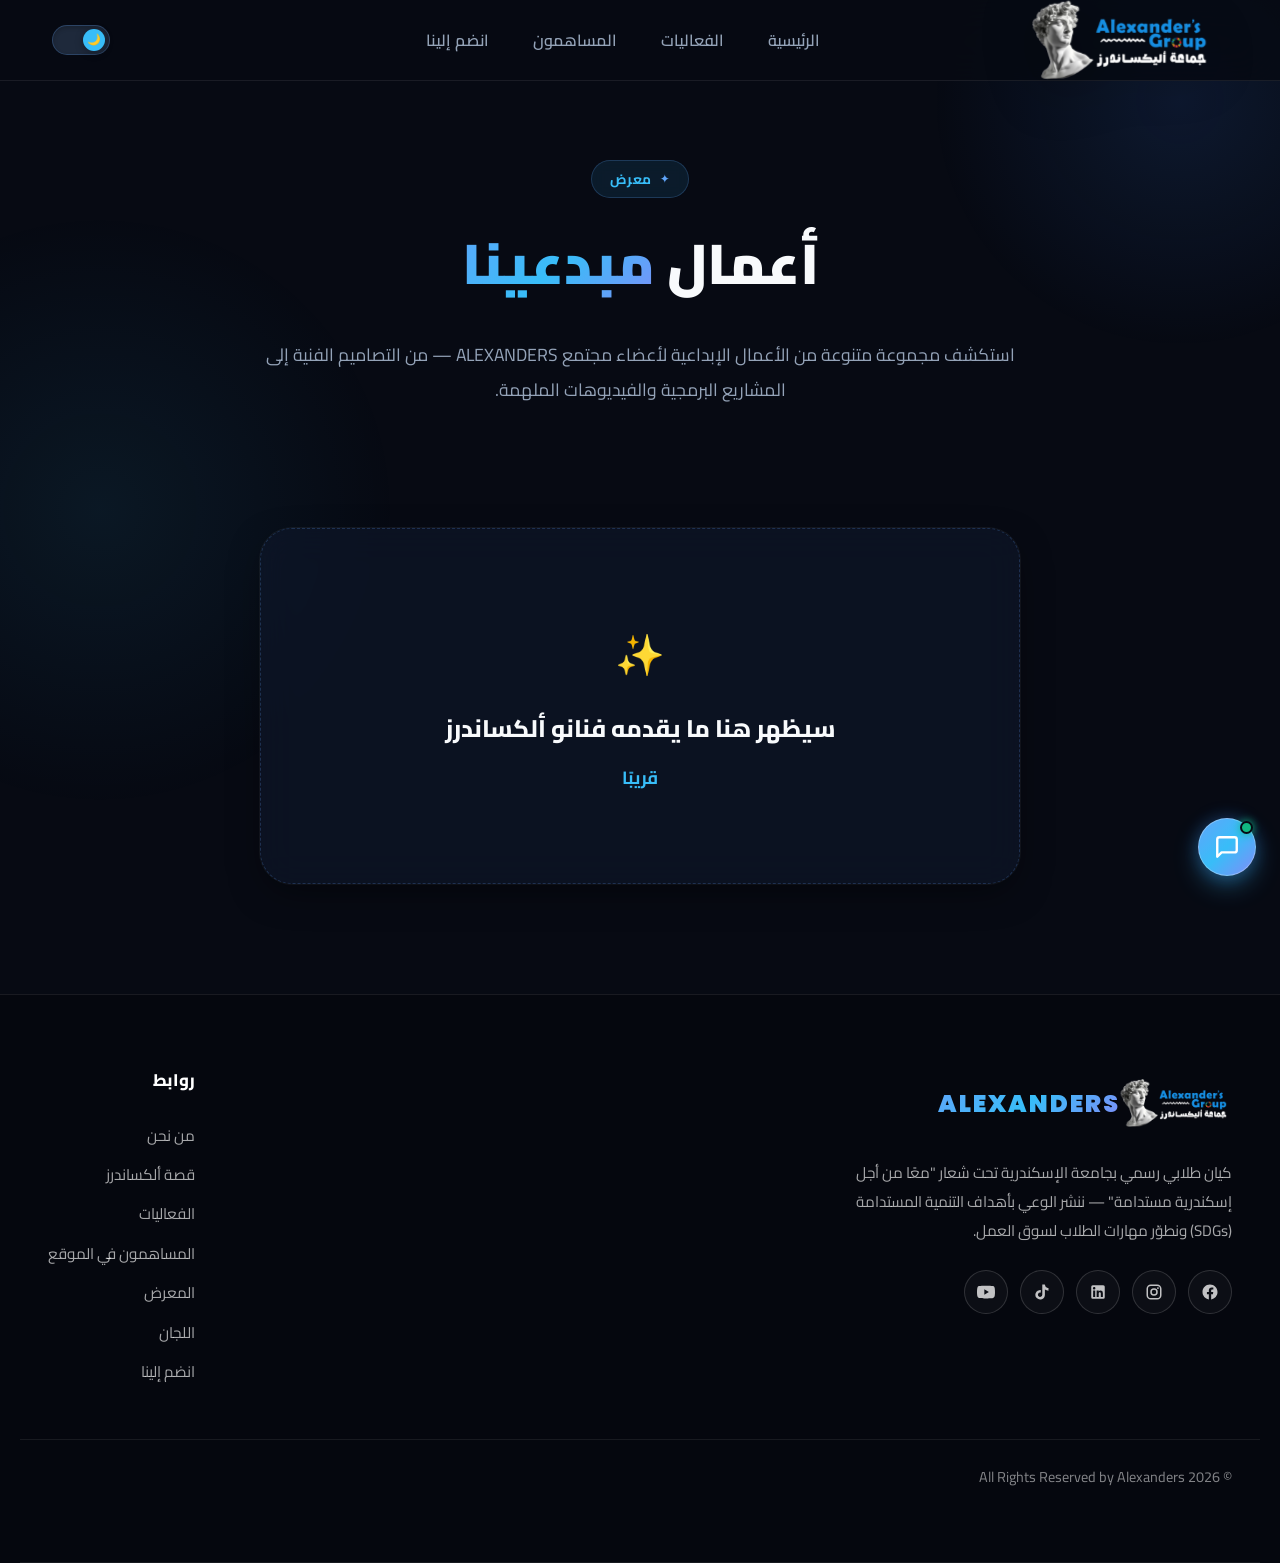
<file: gallery.html>
<!DOCTYPE html>
<html lang="ar" dir="rtl" data-theme="dark">
<head>
  <meta charset="UTF-8">
  <meta name="viewport" content="width=device-width, initial-scale=1.0">
  <title>Alexanders | المعرض</title>
  <link rel="icon" href="favicon.webp" type="image/webp">
  <link rel="preconnect" href="https://fonts.googleapis.com">
  <link rel="preconnect" href="https://fonts.gstatic.com" crossorigin>
  <link href="https://fonts.googleapis.com/css2?family=Cairo:wght@400;500;600;700;800;900&family=Poppins:wght@600;700;800;900&display=swap" rel="stylesheet">
  <link rel="stylesheet" href="css/variables.css">
  <link rel="stylesheet" href="css/style.css"></head>
<body>

  <!-- Navbar -->
  <nav class="navbar">
    <div class="container">
      <a href="index.html" class="navbar-logo">
        <picture>
          <source media="(max-width: 768px)" srcset="assets/mobile/logo-DX3b3OH2.webp">
          <img src="assets/pc/logo-DX3b3OH2.webp" alt="Alexanders Logo" width="1080" height="1080">
        </picture>
      </a>
      <div class="navbar-links">
        <a href="index.html">الرئيسية</a>
        <a href="events.html">الفعاليات</a>
        <a href="honor.html">المساهمون</a>
        <a href="join.html">انضم إلينا</a>
      </div>
      <div class="navbar-actions">
        <button class="theme-toggle" onclick="toggleTheme()" aria-label="Toggle theme">
          <div class="toggle-track">
            <div class="toggle-dot">
              <span class="icon-moon">🌙</span>
              <span class="icon-sun">☀️</span>
            </div>
          </div>
        </button>
        <button class="hamburger" aria-label="Menu">
          <span></span>
          <span></span>
          <span></span>
        </button>
      </div>
    </div>
  </nav>

  <!-- Page Hero -->
  <section class="page-hero">
    <div class="container">
      <div class="fade-in">
        <span class="section-label">معرض</span>
        <h1>أعمال <span class="highlight">مبدعينا</span></h1>
        <p>استكشف مجموعة متنوعة من الأعمال الإبداعية لأعضاء مجتمع ALEXANDERS — من التصاميم الفنية إلى المشاريع البرمجية والفيديوهات الملهمة.</p>
      </div>
    </div>
  </section>

  <!-- Gallery Section -->
  <section class="gallery-section">
    <div class="container">
      <div class="gallery-placeholder fade-in">
        <h3>سيظهر هنا ما يقدمه فنانو ألكساندرز</h3>
        <p>قريبًا</p>
      </div>
    </div>
  </section>

    <!-- Footer -->
  <footer class="footer">
    <div class="container">
      <div class="footer-brand">
        <div class="brand-header">
          <picture>
            <source media="(max-width: 768px)" srcset="assets/mobile/logo-DX3b3OH2.webp">
            <img src="assets/pc/logo-DX3b3OH2.webp" alt="Alexanders" loading="lazy" decoding="async" width="1080" height="1080">
          </picture>
          <span>ALEXANDERS</span>
        </div>
        <p>كيان طلابي رسمي بجامعة الإسكندرية تحت شعار "معًا من أجل إسكندرية مستدامة" — ننشر الوعي بأهداف التنمية المستدامة (SDGs) ونطوّر مهارات الطلاب لسوق العمل.</p>
        <div class="footer-socials">
          <a href="https://www.facebook.com/share/1HKtdgUo2Y/" target="_blank" rel="noopener noreferrer" aria-label="Facebook"><svg width="18" height="18" viewBox="0 0 24 24" fill="currentColor" aria-hidden="true"><path d="M22 12.07C22 6.48 17.52 2 11.93 2S2 6.48 2 12.07c0 5.02 3.66 9.18 8.44 9.93v-7.03H7.9v-2.9h2.54V9.85c0-2.5 1.49-3.89 3.77-3.89 1.09 0 2.24.2 2.24.2v2.46h-1.26c-1.24 0-1.63.77-1.63 1.56v1.88h2.78l-.44 2.9h-2.34V22c4.78-.75 8.44-4.91 8.44-9.93z"/></svg></a>
          <a href="https://www.instagram.com/alexandersgroupp?cplk=OTVoNjFucG80YWd3" target="_blank" rel="noopener noreferrer" aria-label="Instagram"><svg width="18" height="18" viewBox="0 0 24 24" fill="currentColor" aria-hidden="true"><path d="M7.75 2h8.5A5.75 5.75 0 0 1 22 7.75v8.5A5.75 5.75 0 0 1 16.25 22h-8.5A5.75 5.75 0 0 1 2 16.25v-8.5A5.75 5.75 0 0 1 7.75 2zm0 2A3.75 3.75 0 0 0 4 7.75v8.5A3.75 3.75 0 0 0 7.75 20h8.5A3.75 3.75 0 0 0 20 16.25v-8.5A3.75 3.75 0 0 0 16.25 4h-8.5zM12 7a5 5 0 1 1 0 10 5 5 0 0 1 0-10zm0 2a3 3 0 1 0 0 6 3 3 0 0 0 0-6zm5.25-3.5a1.25 1.25 0 1 1 0 2.5 1.25 1.25 0 0 1 0-2.5z"/></svg></a>
          <a href="https://www.linkedin.com/company/alexanders-group/" target="_blank" rel="noopener noreferrer" aria-label="LinkedIn"><svg width="18" height="18" viewBox="0 0 24 24" fill="currentColor" aria-hidden="true"><path d="M19 3a2 2 0 0 1 2 2v14a2 2 0 0 1-2 2H5a2 2 0 0 1-2-2V5a2 2 0 0 1 2-2h14m-.5 15.5v-5.3a3.26 3.26 0 0 0-3.26-3.26c-.85 0-1.84.52-2.28 1.3v-1.11h-2.79v8.37h2.79v-4.93c0-.77.62-1.4 1.39-1.4a1.4 1.4 0 0 1 1.4 1.4v4.93h2.75M6.88 8.56a1.68 1.68 0 0 0 1.68-1.68c0-.93-.75-1.69-1.68-1.69a1.69 1.69 0 0 0-1.69 1.69c0 .93.76 1.68 1.69 1.68m1.39 9.94v-8.37H5.5v8.37h2.77z"/></svg></a>
          <a href="https://www.tiktok.com/@alexanders.groupp?_t=ZS-8w0G3h8ZYue&_r=1" target="_blank" rel="noopener noreferrer" aria-label="TikTok"><svg width="18" height="18" viewBox="0 0 24 24" fill="currentColor" aria-hidden="true"><path d="M19.59 6.69a4.83 4.83 0 0 1-3.77-4.25V2h-3.45v13.67a2.89 2.89 0 0 1-5.2 1.74 2.89 2.89 0 0 1 2.31-4.64c.3 0 .59.04.88.13V9.4a6.33 6.33 0 0 0-1-.08A6.34 6.34 0 0 0 5 20.1a6.34 6.34 0 0 0 10.86-4.43v-7a8.16 8.16 0 0 0 4.77 1.52v-3.4a4.85 4.85 0 0 1-1.04-.1z"/></svg></a>
          <a href="https://youtube.com/@alexandersgroup?si=k3B7DaCmbUiI3ybJ" target="_blank" rel="noopener noreferrer" aria-label="YouTube"><svg width="18" height="18" viewBox="0 0 24 24" fill="currentColor" aria-hidden="true"><path d="M23.5 6.19a3.02 3.02 0 0 0-2.12-2.14C19.5 3.5 12 3.5 12 3.5s-7.5 0-9.38.55A3.02 3.02 0 0 0 .5 6.19C0 8.07 0 12 0 12s0 3.93.5 5.81a3.02 3.02 0 0 0 2.12 2.14c1.88.55 9.38.55 9.38.55s7.5 0 9.38-.55a3.02 3.02 0 0 0 2.12-2.14C24 15.93 24 12 24 12s0-3.93-.5-5.81zM9.75 15.52V8.48L15.82 12l-6.07 3.52z"/></svg></a>
        </div>
      </div>
      <div class="footer-links-group">
        <h4>روابط</h4>
        <a href="about.html">من نحن</a>
        <a href="story.html">قصة ألكساندرز</a>
        <a href="events.html">الفعاليات</a>
        <a href="honor.html">المساهمون في الموقع</a>
        <a href="gallery.html">المعرض</a>
        <a href="index.html#committees">اللجان</a>
        <a href="join.html">انضم إلينا</a>
      </div>
      <!--<div class="footer-links-group">
        <h4>قانوني</h4>
        <a href="privacy.html">سياسة الخصوصية</a>
        <a href="terms.html">الشروط والأحكام</a>
      </div>-->
    </div>
    <div class="container">
      <div class="footer-bottom">
        <span class="copyright">© All Rights Reserved by Alexanders 2026</span>
      </div>
    </div>
  </footer>
  <script src="js/main.js"></script>
  <script>
    (() => {
      let loaded = false;
      const loadChat = () => {
        if (loaded) return;
        loaded = true;

        const css = document.createElement("link");
        css.rel = "stylesheet";
        css.href = "chat-widget.css";
        document.head.appendChild(css);

        const puter = document.createElement("script");
        puter.src = "https://js.puter.com/v2/";
        puter.onload = () => {
          const widget = document.createElement("script");
          widget.type = "module";
          widget.src = "chat-widget.js";
          document.body.appendChild(widget);
        };
        puter.onerror = () => {
          const widget = document.createElement("script");
          widget.type = "module";
          widget.src = "chat-widget.js";
          document.body.appendChild(widget);
        };
        document.body.appendChild(puter);
      };

      ["pointerdown", "keydown", "touchstart"].forEach(type => {
        window.addEventListener(type, loadChat, { once: true, passive: true });
      });

      const schedule = window.requestIdleCallback || (callback => setTimeout(callback, 1800));
      schedule(loadChat, { timeout: 4000 });
    })();
  </script>
</body>
</html>
</file>
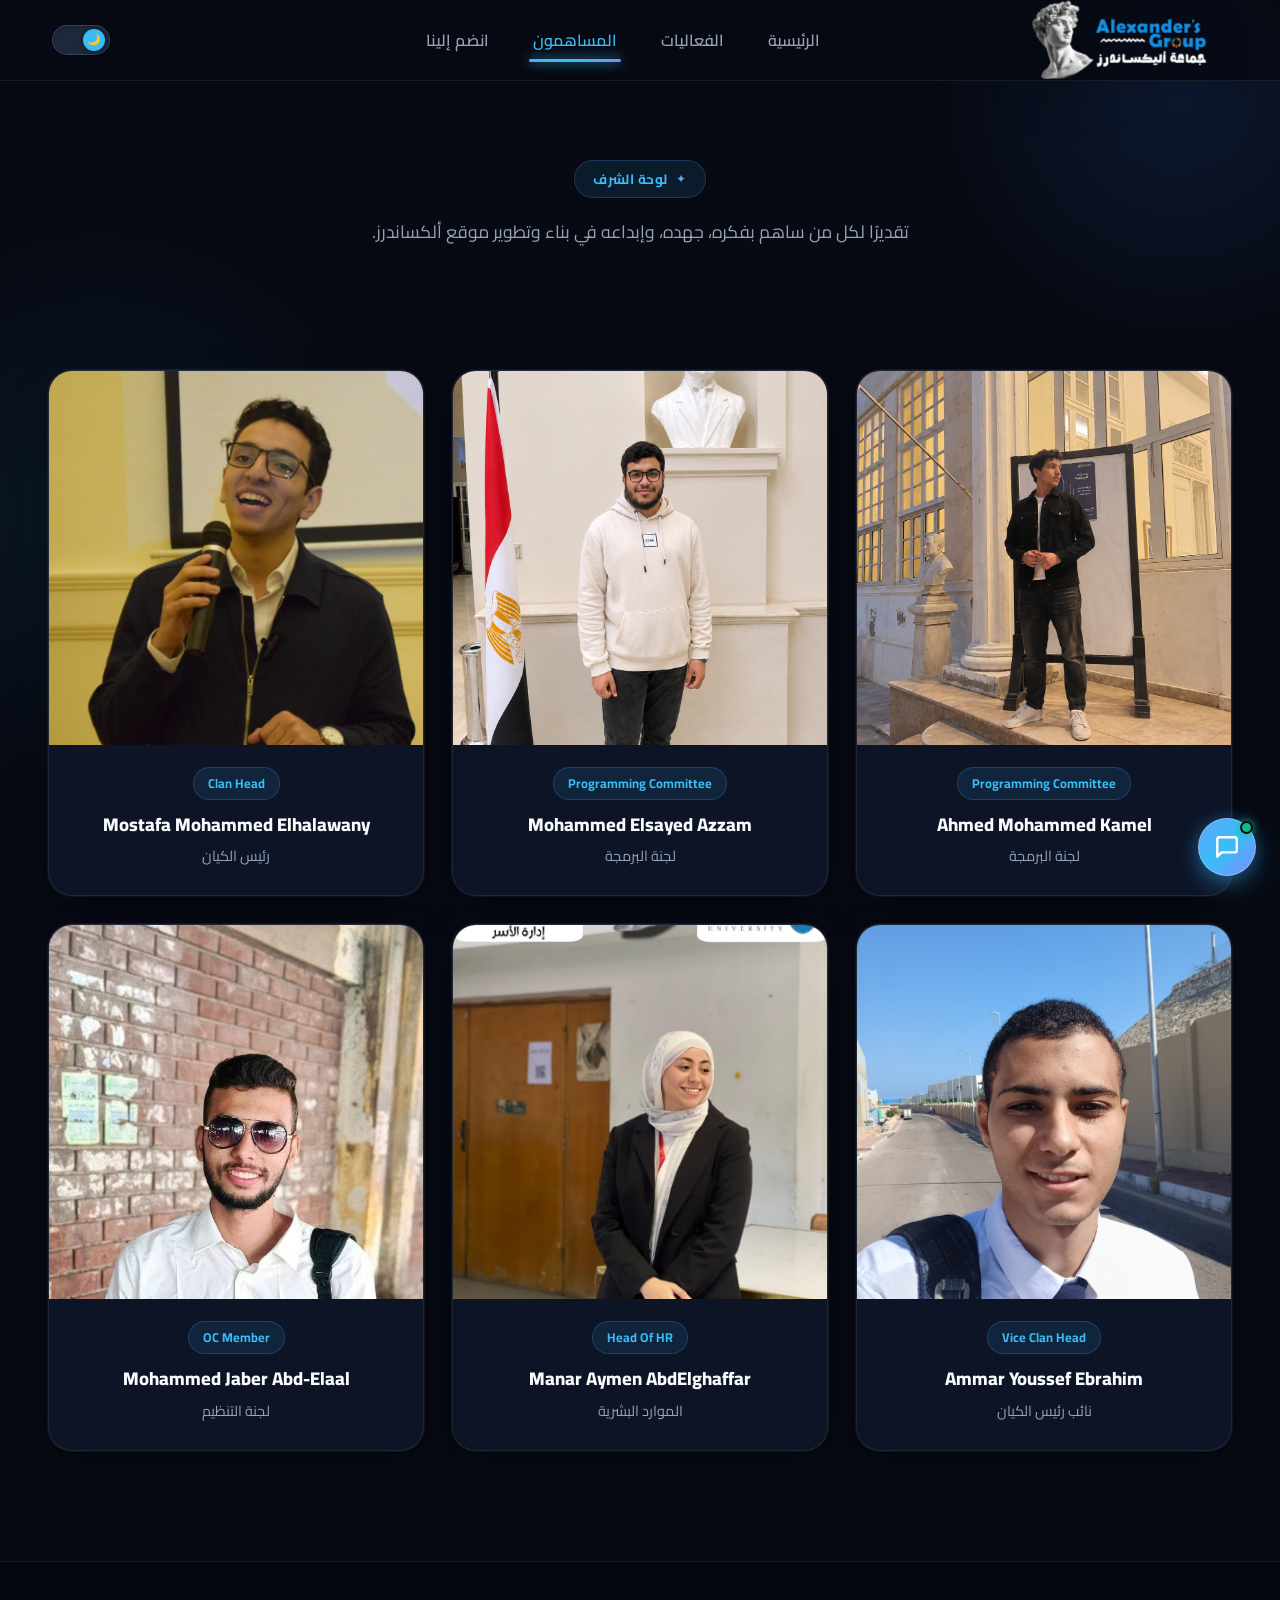
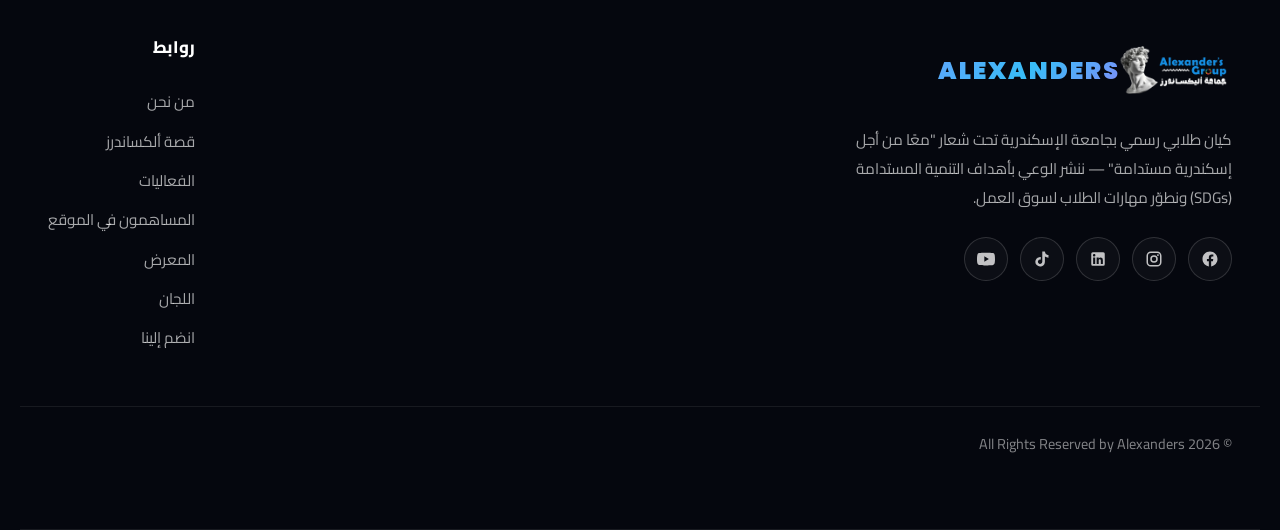
<file: honor.html>
<!DOCTYPE html>
<html lang="ar" dir="rtl" data-theme="dark">
<head>
  <meta charset="UTF-8">
  <meta name="viewport" content="width=device-width, initial-scale=1.0">
  <title>Alexanders | المساهمون في الموقع</title>
  <meta name="description" content="تقديرًا لكل من ساهم بفكره، جهده، وإبداعه في بناء وتطوير موقع ألكساندرز - لوحة الشرف">
  <link rel="icon" href="favicon.webp" type="image/webp">
  <link rel="preconnect" href="https://fonts.googleapis.com">
  <link rel="preconnect" href="https://fonts.gstatic.com" crossorigin>
  <link href="https://fonts.googleapis.com/css2?family=Cairo:wght@600;700;800&family=Poppins:wght@700;800;900&display=swap" rel="stylesheet">
  <link rel="stylesheet" href="css/variables.css">
  <link rel="stylesheet" href="css/style.css"></head>
<body>

  <!-- Navbar -->
  <nav class="navbar">
    <div class="container">
      <a href="index.html" class="navbar-logo">
        <picture>
          <source media="(max-width: 768px)" srcset="assets/mobile/logo-DX3b3OH2.webp">
          <img src="assets/pc/logo-DX3b3OH2.webp" alt="Alexanders Logo" width="1080" height="1080">
        </picture>
      </a>
      <div class="navbar-links">
        <a href="index.html">الرئيسية</a>
        <a href="events.html">الفعاليات</a>
        <a href="honor.html" class="active">المساهمون</a>
        <a href="join.html">انضم إلينا</a>
      </div>
      <div class="navbar-actions">
        <button class="theme-toggle" onclick="toggleTheme()" aria-label="Toggle theme">
          <div class="toggle-track">
            <div class="toggle-dot">
              <span class="icon-moon">🌙</span>
              <span class="icon-sun">☀️</span>
            </div>
          </div>
        </button>
        <button class="hamburger" aria-label="Menu">
          <span></span>
          <span></span>
          <span></span>
        </button>
      </div>
    </div>
  </nav>

  <!-- Page Hero -->
  <section class="page-hero">
    <div class="container">
      <div class="fade-in">
        <span class="section-label">لوحة الشرف</span>
        <p>تقديرًا لكل من ساهم بفكره، جهده، وإبداعه في بناء وتطوير موقع ألكساندرز.</p>
      </div>
    </div>
  </section>

  <!-- Honor Section -->
  <section class="honor-section">
    <div class="container">
      <div class="honor-grid">
        <article class="honor-card">
          <div class="honor-photo">
            <img src="assets/pc/Ahmed_Kamel.webp?v=2" alt="Ahmed Mohammed Kamel" width="1086" height="1448" loading="lazy" decoding="async">
          </div>
          <div class="honor-body">
            <span class="honor-title">Programming Committee</span>
            <h3 class="honor-name">Ahmed Mohammed Kamel</h3>
            <p class="honor-committee">لجنة البرمجة</p>
          </div>
        </article>

        <article class="honor-card">
          <div class="honor-photo">
            <img src="assets/pc/Mohammed_Azzam.webp?v=2" alt="Mohammed Elsayed Azzam" width="1086" height="1448" loading="lazy" decoding="async">
          </div>
          <div class="honor-body">
            <span class="honor-title">Programming Committee</span>
            <h3 class="honor-name">Mohammed Elsayed Azzam</h3>
            <p class="honor-committee">لجنة البرمجة</p>
          </div>
        </article>

        <article class="honor-card">
          <div class="honor-photo">
            <img src="assets/pc/Mostafa_Elhalawany.webp?v=2" alt="Mostafa Mohammed Elhalawany" class="photo-pos-top" width="913" height="1280" loading="lazy" decoding="async">
          </div>
          <div class="honor-body">
            <span class="honor-title">Clan Head</span>
            <h3 class="honor-name">Mostafa Mohammed Elhalawany</h3>
            <p class="honor-committee">رئيس الكيان</p>
          </div>
        </article>

        <article class="honor-card">
          <div class="honor-photo">
            <img src="assets/pc/Ammar.webp?v=2" alt="Ammar Youssef Ebrahim" width="960" height="1280" loading="lazy" decoding="async">
          </div>
          <div class="honor-body">
            <span class="honor-title">Vice Clan Head</span>
            <h3 class="honor-name">Ammar Youssef Ebrahim</h3>
            <p class="honor-committee">نائب رئيس الكيان</p>
          </div>
        </article>

        <article class="honor-card">
          <div class="honor-photo">
            <img src="assets/pc/Manar.webp?v=2" alt="Manar Aymen AbdElghaffar" width="833" height="1280" loading="lazy" decoding="async">
          </div>
          <div class="honor-body">
            <span class="honor-title">Head Of HR</span>
            <h3 class="honor-name">Manar Aymen AbdElghaffar</h3>
            <p class="honor-committee">الموارد البشرية</p>
          </div>
        </article>

        <article class="honor-card">
          <div class="honor-photo">
            <img src="assets/pc/Mohamed_Jaber.webp?v=2" alt="Mohammed Jaber Abd-Elaal" class="photo-pos-top" width="688" height="1200" loading="lazy" decoding="async">
          </div>
          <div class="honor-body">
            <span class="honor-title">OC Member</span>
            <h3 class="honor-name">Mohammed Jaber Abd-Elaal</h3>
            <p class="honor-committee">لجنة التنظيم</p>
          </div>
        </article>
      </div>
    </div>
  </section>

  <!-- Footer -->
  <footer class="footer">
    <div class="container">
      <div class="footer-brand">
        <div class="brand-header">
          <picture>
            <source media="(max-width: 768px)" srcset="assets/mobile/logo-DX3b3OH2.webp">
            <img src="assets/pc/logo-DX3b3OH2.webp" alt="Alexanders" loading="lazy" decoding="async" width="1080" height="1080">
          </picture>
          <span>ALEXANDERS</span>
        </div>
        <p>كيان طلابي رسمي بجامعة الإسكندرية تحت شعار "معًا من أجل إسكندرية مستدامة" — ننشر الوعي بأهداف التنمية المستدامة (SDGs) ونطوّر مهارات الطلاب لسوق العمل.</p>
        <div class="footer-socials">
          <a href="https://www.facebook.com/share/1HKtdgUo2Y/" target="_blank" rel="noopener noreferrer" aria-label="Facebook"><svg width="18" height="18" viewBox="0 0 24 24" fill="currentColor" aria-hidden="true"><path d="M22 12.07C22 6.48 17.52 2 11.93 2S2 6.48 2 12.07c0 5.02 3.66 9.18 8.44 9.93v-7.03H7.9v-2.9h2.54V9.85c0-2.5 1.49-3.89 3.77-3.89 1.09 0 2.24.2 2.24.2v2.46h-1.26c-1.24 0-1.63.77-1.63 1.56v1.88h2.78l-.44 2.9h-2.34V22c4.78-.75 8.44-4.91 8.44-9.93z"/></svg></a>
          <a href="https://www.instagram.com/alexandersgroupp?cplk=OTVoNjFucG80YWd3" target="_blank" rel="noopener noreferrer" aria-label="Instagram"><svg width="18" height="18" viewBox="0 0 24 24" fill="currentColor" aria-hidden="true"><path d="M7.75 2h8.5A5.75 5.75 0 0 1 22 7.75v8.5A5.75 5.75 0 0 1 16.25 22h-8.5A5.75 5.75 0 0 1 2 16.25v-8.5A5.75 5.75 0 0 1 7.75 2zm0 2A3.75 3.75 0 0 0 4 7.75v8.5A3.75 3.75 0 0 0 7.75 20h8.5A3.75 3.75 0 0 0 20 16.25v-8.5A3.75 3.75 0 0 0 16.25 4h-8.5zM12 7a5 5 0 1 1 0 10 5 5 0 0 1 0-10zm0 2a3 3 0 1 0 0 6 3 3 0 0 0 0-6zm5.25-3.5a1.25 1.25 0 1 1 0 2.5 1.25 1.25 0 0 1 0-2.5z"/></svg></a>
          <a href="https://www.linkedin.com/company/alexanders-group/" target="_blank" rel="noopener noreferrer" aria-label="LinkedIn"><svg width="18" height="18" viewBox="0 0 24 24" fill="currentColor" aria-hidden="true"><path d="M19 3a2 2 0 0 1 2 2v14a2 2 0 0 1-2 2H5a2 2 0 0 1-2-2V5a2 2 0 0 1 2-2h14m-.5 15.5v-5.3a3.26 3.26 0 0 0-3.26-3.26c-.85 0-1.84.52-2.28 1.3v-1.11h-2.79v8.37h2.79v-4.93c0-.77.62-1.4 1.39-1.4a1.4 1.4 0 0 1 1.4 1.4v4.93h2.75M6.88 8.56a1.68 1.68 0 0 0 1.68-1.68c0-.93-.75-1.69-1.68-1.69a1.69 1.69 0 0 0-1.69 1.69c0 .93.76 1.68 1.69 1.68m1.39 9.94v-8.37H5.5v8.37h2.77z"/></svg></a>
          <a href="https://www.tiktok.com/@alexanders.groupp?_t=ZS-8w0G3h8ZYue&_r=1" target="_blank" rel="noopener noreferrer" aria-label="TikTok"><svg width="18" height="18" viewBox="0 0 24 24" fill="currentColor" aria-hidden="true"><path d="M19.59 6.69a4.83 4.83 0 0 1-3.77-4.25V2h-3.45v13.67a2.89 2.89 0 0 1-5.2 1.74 2.89 2.89 0 0 1 2.31-4.64c.3 0 .59.04.88.13V9.4a6.33 6.33 0 0 0-1-.08A6.34 6.34 0 0 0 5 20.1a6.34 6.34 0 0 0 10.86-4.43v-7a8.16 8.16 0 0 0 4.77 1.52v-3.4a4.85 4.85 0 0 1-1.04-.1z"/></svg></a>
          <a href="https://youtube.com/@alexandersgroup?si=k3B7DaCmbUiI3ybJ" target="_blank" rel="noopener noreferrer" aria-label="YouTube"><svg width="18" height="18" viewBox="0 0 24 24" fill="currentColor" aria-hidden="true"><path d="M23.5 6.19a3.02 3.02 0 0 0-2.12-2.14C19.5 3.5 12 3.5 12 3.5s-7.5 0-9.38.55A3.02 3.02 0 0 0 .5 6.19C0 8.07 0 12 0 12s0 3.93.5 5.81a3.02 3.02 0 0 0 2.12 2.14c1.88.55 9.38.55 9.38.55s7.5 0 9.38-.55a3.02 3.02 0 0 0 2.12-2.14C24 15.93 24 12 24 12s0-3.93-.5-5.81zM9.75 15.52V8.48L15.82 12l-6.07 3.52z"/></svg></a>
        </div>
      </div>
      <div class="footer-links-group">
        <h4>روابط</h4>
        <a href="about.html">من نحن</a>
        <a href="story.html">قصة ألكساندرز</a>
        <a href="events.html">الفعاليات</a>
        <a href="honor.html">المساهمون في الموقع</a>
        <a href="gallery.html">المعرض</a>
        <a href="index.html#committees">اللجان</a>
        <a href="join.html">انضم إلينا</a>
      </div>
      <!--<div class="footer-links-group">
        <h4>قانوني</h4>
        <a href="privacy.html">سياسة الخصوصية</a>
        <a href="terms.html">الشروط والأحكام</a>
      </div>-->
    </div>
    <div class="container">
      <div class="footer-bottom">
        <span class="copyright">© All Rights Reserved by Alexanders 2026</span>
      </div>
    </div>
  </footer>
  <script src="js/main.js"></script>
  <script>
    (() => {
      let loaded = false;
      const loadChat = () => {
        if (loaded) return;
        loaded = true;

        const css = document.createElement("link");
        css.rel = "stylesheet";
        css.href = "chat-widget.css";
        document.head.appendChild(css);

        const puter = document.createElement("script");
        puter.src = "https://js.puter.com/v2/";
        puter.onload = () => {
          const widget = document.createElement("script");
          widget.type = "module";
          widget.src = "chat-widget.js";
          document.body.appendChild(widget);
        };
        puter.onerror = () => {
          const widget = document.createElement("script");
          widget.type = "module";
          widget.src = "chat-widget.js";
          document.body.appendChild(widget);
        };
        document.body.appendChild(puter);
      };

      ["pointerdown", "keydown", "touchstart"].forEach(type => {
        window.addEventListener(type, loadChat, { once: true, passive: true });
      });

      const schedule = window.requestIdleCallback || (callback => setTimeout(callback, 1800));
      schedule(loadChat, { timeout: 4000 });
    })();
  </script>
</body>
</html>
</file>
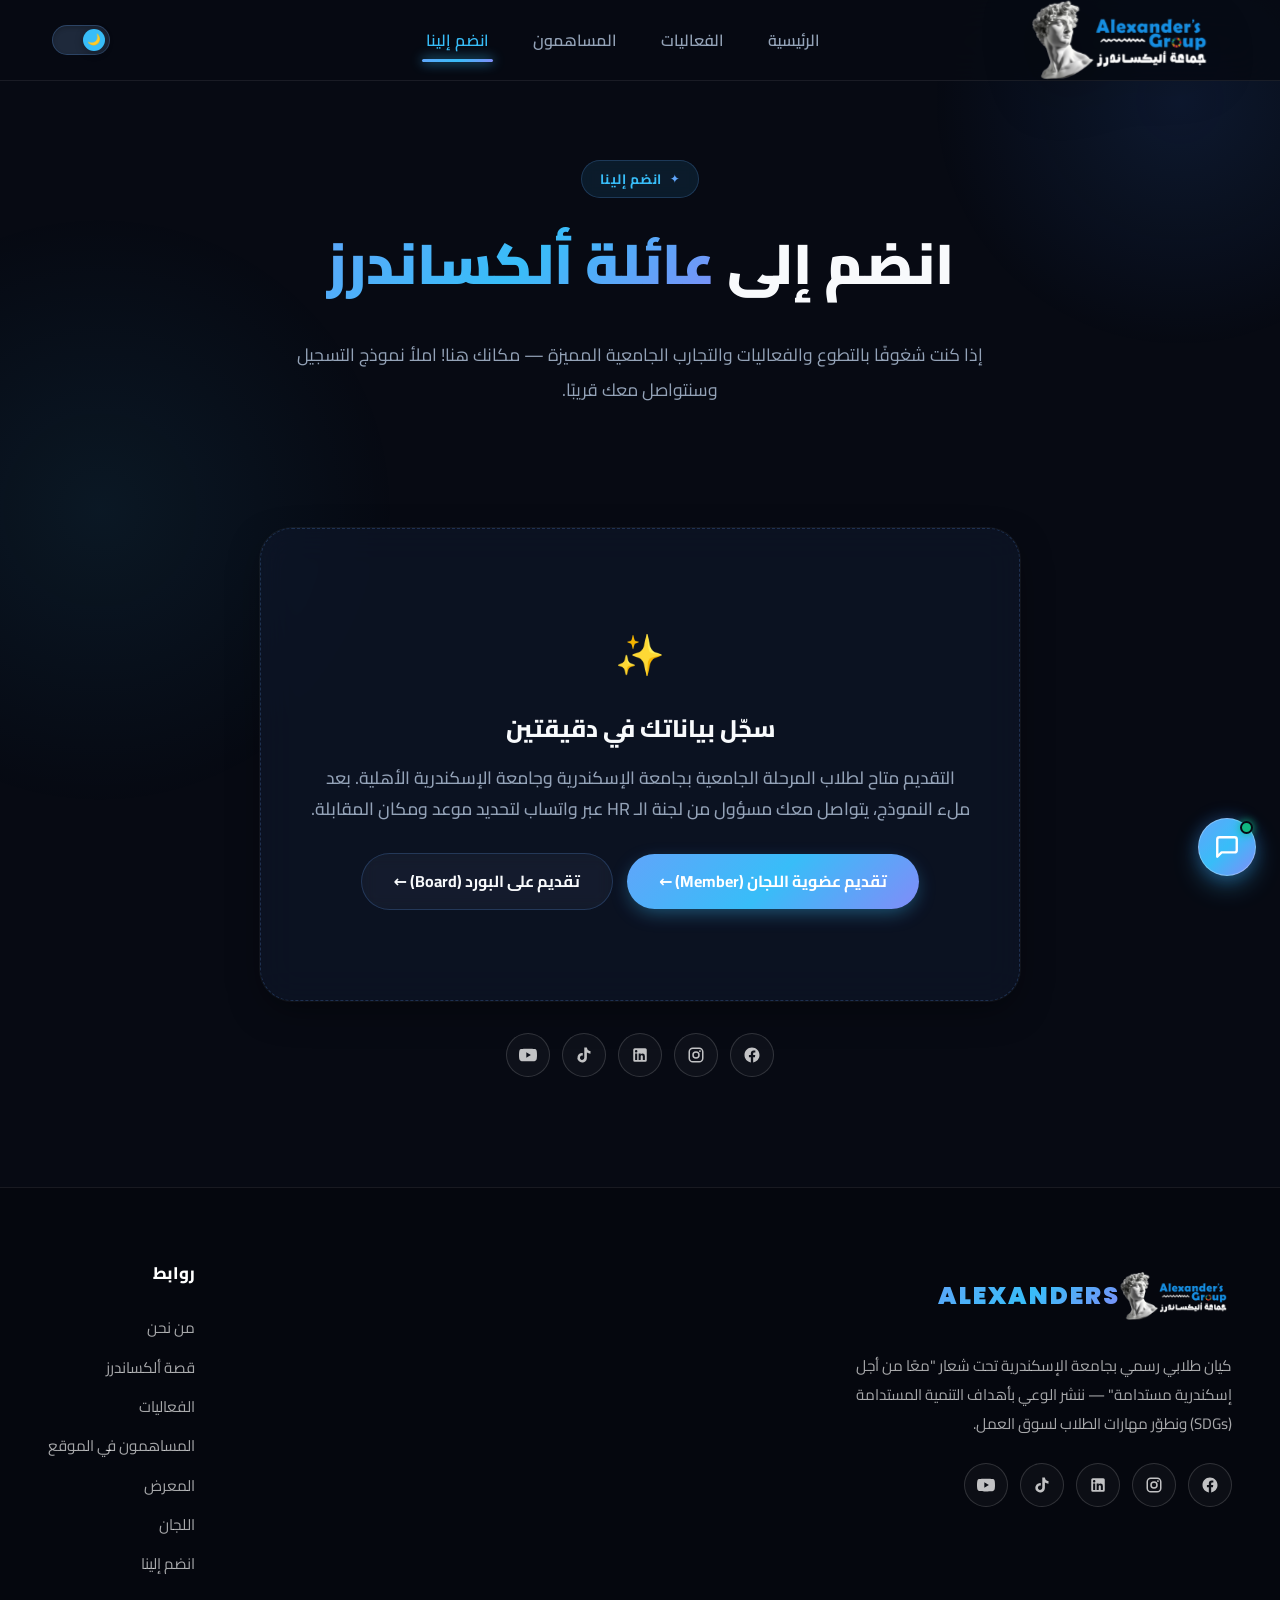
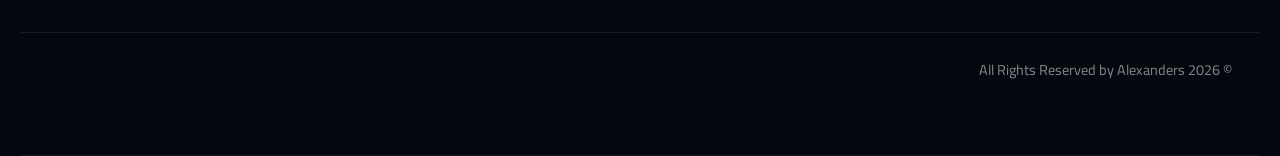
<file: join.html>
<!DOCTYPE html>
<html lang="ar" dir="rtl" data-theme="dark">
<head>
  <meta charset="UTF-8">
  <meta name="viewport" content="width=device-width, initial-scale=1.0">
  <title>Alexanders | انضم إلينا</title>
  <link rel="icon" href="favicon.webp" type="image/webp">
  <link rel="preconnect" href="https://fonts.googleapis.com">
  <link rel="preconnect" href="https://fonts.gstatic.com" crossorigin>
  <link href="https://fonts.googleapis.com/css2?family=Cairo:wght@400;500;600;700;800;900&family=Poppins:wght@600;700;800;900&display=swap" rel="stylesheet">
  <link rel="stylesheet" href="css/variables.css">
  <link rel="stylesheet" href="css/style.css"></head>
<body>

  <!-- Navbar -->
  <nav class="navbar">
    <div class="container">
      <a href="index.html" class="navbar-logo">
        <picture>
          <source media="(max-width: 768px)" srcset="assets/mobile/logo-DX3b3OH2.webp">
          <img src="assets/pc/logo-DX3b3OH2.webp" alt="Alexanders Logo" width="1080" height="1080">
        </picture>
      </a>
      <div class="navbar-links">
        <a href="index.html">الرئيسية</a>
        <a href="events.html">الفعاليات</a>
        <a href="honor.html">المساهمون</a>
        <a href="join.html" class="active">انضم إلينا</a>
      </div>
      <div class="navbar-actions">
        <button class="theme-toggle" onclick="toggleTheme()" aria-label="Toggle theme">
          <div class="toggle-track">
            <div class="toggle-dot">
              <span class="icon-moon">🌙</span>
              <span class="icon-sun">☀️</span>
            </div>
          </div>
        </button>
        <button class="hamburger" aria-label="Menu">
          <span></span>
          <span></span>
          <span></span>
        </button>
      </div>
    </div>
  </nav>

  <!-- Page Hero -->
  <section class="page-hero">
    <div class="container">
      <div class="fade-in">
        <span class="section-label">انضم إلينا</span>
        <h1>انضم إلى <span class="highlight">عائلة ألكساندرز</span></h1>
        <p>إذا كنت شغوفًا بالتطوع والفعاليات والتجارب الجامعية المميزة — مكانك هنا! املأ نموذج التسجيل وسنتواصل معك قريبًا.</p>
      </div>
    </div>
  </section>

  <!-- Join Form Section -->
  <section class="gallery-section">
    <div class="container">
      <div class="gallery-placeholder fade-in">
        <h3>سجّل بياناتك في دقيقتين</h3>
        <p style="color: var(--text-secondary); font-weight: 500; margin-bottom: 28px;">
          التقديم متاح لطلاب المرحلة الجامعية بجامعة الإسكندرية وجامعة الإسكندرية الأهلية. بعد ملء النموذج، يتواصل معك مسؤول من لجنة الـ HR عبر واتساب لتحديد موعد ومكان المقابلة.
        </p>

        <a href="https://docs.google.com/forms/d/e/1FAIpQLSfkN_CZJz68t4tMCXlTAhpzUD65tLbO3npOnrsan1MSRRe3xA/viewform"
           class="btn btn-primary"
           target="_blank"
           rel="noopener noreferrer">
          تقديم عضوية اللجان (Member) ←
        </a>
        <a href="https://docs.google.com/forms/d/e/1FAIpQLScY4IYRtpvghlAck38xeE72-Eyg6BYa17IwbbsurNm_XRSfmA/viewform" class="btn btn-outline" target="_blank" rel="noopener noreferrer" style="margin-inline-start: 10px;">
          تقديم على البورد (Board) ←
        </a>
      </div>
      <div style="text-align: center; margin-top: 32px;">
        <div class="footer-socials" style="justify-content: center; display: flex; gap: 12px; flex-wrap: wrap;">
          <a href="https://www.facebook.com/share/1HKtdgUo2Y/" target="_blank" rel="noopener noreferrer" aria-label="Facebook"><svg width="18" height="18" viewBox="0 0 24 24" fill="currentColor" aria-hidden="true"><path d="M22 12.07C22 6.48 17.52 2 11.93 2S2 6.48 2 12.07c0 5.02 3.66 9.18 8.44 9.93v-7.03H7.9v-2.9h2.54V9.85c0-2.5 1.49-3.89 3.77-3.89 1.09 0 2.24.2 2.24.2v2.46h-1.26c-1.24 0-1.63.77-1.63 1.56v1.88h2.78l-.44 2.9h-2.34V22c4.78-.75 8.44-4.91 8.44-9.93z"/></svg></a>
          <a href="https://www.instagram.com/alexandersgroupp?cplk=OTVoNjFucG80YWd3" target="_blank" rel="noopener noreferrer" aria-label="Instagram"><svg width="18" height="18" viewBox="0 0 24 24" fill="currentColor" aria-hidden="true"><path d="M7.75 2h8.5A5.75 5.75 0 0 1 22 7.75v8.5A5.75 5.75 0 0 1 16.25 22h-8.5A5.75 5.75 0 0 1 2 16.25v-8.5A5.75 5.75 0 0 1 7.75 2zm0 2A3.75 3.75 0 0 0 4 7.75v8.5A3.75 3.75 0 0 0 7.75 20h8.5A3.75 3.75 0 0 0 20 16.25v-8.5A3.75 3.75 0 0 0 16.25 4h-8.5zM12 7a5 5 0 1 1 0 10 5 5 0 0 1 0-10zm0 2a3 3 0 1 0 0 6 3 3 0 0 0 0-6zm5.25-3.5a1.25 1.25 0 1 1 0 2.5 1.25 1.25 0 0 1 0-2.5z"/></svg></a>
          <a href="https://www.linkedin.com/company/alexanders-group/" target="_blank" rel="noopener noreferrer" aria-label="LinkedIn"><svg width="18" height="18" viewBox="0 0 24 24" fill="currentColor" aria-hidden="true"><path d="M19 3a2 2 0 0 1 2 2v14a2 2 0 0 1-2 2H5a2 2 0 0 1-2-2V5a2 2 0 0 1 2-2h14m-.5 15.5v-5.3a3.26 3.26 0 0 0-3.26-3.26c-.85 0-1.84.52-2.28 1.3v-1.11h-2.79v8.37h2.79v-4.93c0-.77.62-1.4 1.39-1.4a1.4 1.4 0 0 1 1.4 1.4v4.93h2.75M6.88 8.56a1.68 1.68 0 0 0 1.68-1.68c0-.93-.75-1.69-1.68-1.69a1.69 1.69 0 0 0-1.69 1.69c0 .93.76 1.68 1.69 1.68m1.39 9.94v-8.37H5.5v8.37h2.77z"/></svg></a>
          <a href="https://www.tiktok.com/@alexanders.groupp?_t=ZS-8w0G3h8ZYue&_r=1" target="_blank" rel="noopener noreferrer" aria-label="TikTok"><svg width="18" height="18" viewBox="0 0 24 24" fill="currentColor" aria-hidden="true"><path d="M19.59 6.69a4.83 4.83 0 0 1-3.77-4.25V2h-3.45v13.67a2.89 2.89 0 0 1-5.2 1.74 2.89 2.89 0 0 1 2.31-4.64c.3 0 .59.04.88.13V9.4a6.33 6.33 0 0 0-1-.08A6.34 6.34 0 0 0 5 20.1a6.34 6.34 0 0 0 10.86-4.43v-7a8.16 8.16 0 0 0 4.77 1.52v-3.4a4.85 4.85 0 0 1-1.04-.1z"/></svg></a>
          <a href="https://youtube.com/@alexandersgroup?si=k3B7DaCmbUiI3ybJ" target="_blank" rel="noopener noreferrer" aria-label="YouTube"><svg width="18" height="18" viewBox="0 0 24 24" fill="currentColor" aria-hidden="true"><path d="M23.5 6.19a3.02 3.02 0 0 0-2.12-2.14C19.5 3.5 12 3.5 12 3.5s-7.5 0-9.38.55A3.02 3.02 0 0 0 .5 6.19C0 8.07 0 12 0 12s0 3.93.5 5.81a3.02 3.02 0 0 0 2.12 2.14c1.88.55 9.38.55 9.38.55s7.5 0 9.38-.55a3.02 3.02 0 0 0 2.12-2.14C24 15.93 24 12 24 12s0-3.93-.5-5.81zM9.75 15.52V8.48L15.82 12l-6.07 3.52z"/></svg></a>
        </div>
      </div>
    </div>
  </section>

  <!-- Footer -->
  <footer class="footer">
    <div class="container">
      <div class="footer-brand">
        <div class="brand-header">
          <picture>
            <source media="(max-width: 768px)" srcset="assets/mobile/logo-DX3b3OH2.webp">
            <img src="assets/pc/logo-DX3b3OH2.webp" alt="Alexanders" loading="lazy" decoding="async" width="1080" height="1080">
          </picture>
          <span>ALEXANDERS</span>
        </div>
        <p>كيان طلابي رسمي بجامعة الإسكندرية تحت شعار "معًا من أجل إسكندرية مستدامة" — ننشر الوعي بأهداف التنمية المستدامة (SDGs) ونطوّر مهارات الطلاب لسوق العمل.</p>
        <div class="footer-socials">
          <a href="https://www.facebook.com/share/1HKtdgUo2Y/" target="_blank" rel="noopener noreferrer" aria-label="Facebook"><svg width="18" height="18" viewBox="0 0 24 24" fill="currentColor" aria-hidden="true"><path d="M22 12.07C22 6.48 17.52 2 11.93 2S2 6.48 2 12.07c0 5.02 3.66 9.18 8.44 9.93v-7.03H7.9v-2.9h2.54V9.85c0-2.5 1.49-3.89 3.77-3.89 1.09 0 2.24.2 2.24.2v2.46h-1.26c-1.24 0-1.63.77-1.63 1.56v1.88h2.78l-.44 2.9h-2.34V22c4.78-.75 8.44-4.91 8.44-9.93z"/></svg></a>
          <a href="https://www.instagram.com/alexandersgroupp?cplk=OTVoNjFucG80YWd3" target="_blank" rel="noopener noreferrer" aria-label="Instagram"><svg width="18" height="18" viewBox="0 0 24 24" fill="currentColor" aria-hidden="true"><path d="M7.75 2h8.5A5.75 5.75 0 0 1 22 7.75v8.5A5.75 5.75 0 0 1 16.25 22h-8.5A5.75 5.75 0 0 1 2 16.25v-8.5A5.75 5.75 0 0 1 7.75 2zm0 2A3.75 3.75 0 0 0 4 7.75v8.5A3.75 3.75 0 0 0 7.75 20h8.5A3.75 3.75 0 0 0 20 16.25v-8.5A3.75 3.75 0 0 0 16.25 4h-8.5zM12 7a5 5 0 1 1 0 10 5 5 0 0 1 0-10zm0 2a3 3 0 1 0 0 6 3 3 0 0 0 0-6zm5.25-3.5a1.25 1.25 0 1 1 0 2.5 1.25 1.25 0 0 1 0-2.5z"/></svg></a>
          <a href="https://www.linkedin.com/company/alexanders-group/" target="_blank" rel="noopener noreferrer" aria-label="LinkedIn"><svg width="18" height="18" viewBox="0 0 24 24" fill="currentColor" aria-hidden="true"><path d="M19 3a2 2 0 0 1 2 2v14a2 2 0 0 1-2 2H5a2 2 0 0 1-2-2V5a2 2 0 0 1 2-2h14m-.5 15.5v-5.3a3.26 3.26 0 0 0-3.26-3.26c-.85 0-1.84.52-2.28 1.3v-1.11h-2.79v8.37h2.79v-4.93c0-.77.62-1.4 1.39-1.4a1.4 1.4 0 0 1 1.4 1.4v4.93h2.75M6.88 8.56a1.68 1.68 0 0 0 1.68-1.68c0-.93-.75-1.69-1.68-1.69a1.69 1.69 0 0 0-1.69 1.69c0 .93.76 1.68 1.69 1.68m1.39 9.94v-8.37H5.5v8.37h2.77z"/></svg></a>
          <a href="https://www.tiktok.com/@alexanders.groupp?_t=ZS-8w0G3h8ZYue&_r=1" target="_blank" rel="noopener noreferrer" aria-label="TikTok"><svg width="18" height="18" viewBox="0 0 24 24" fill="currentColor" aria-hidden="true"><path d="M19.59 6.69a4.83 4.83 0 0 1-3.77-4.25V2h-3.45v13.67a2.89 2.89 0 0 1-5.2 1.74 2.89 2.89 0 0 1 2.31-4.64c.3 0 .59.04.88.13V9.4a6.33 6.33 0 0 0-1-.08A6.34 6.34 0 0 0 5 20.1a6.34 6.34 0 0 0 10.86-4.43v-7a8.16 8.16 0 0 0 4.77 1.52v-3.4a4.85 4.85 0 0 1-1.04-.1z"/></svg></a>
          <a href="https://youtube.com/@alexandersgroup?si=k3B7DaCmbUiI3ybJ" target="_blank" rel="noopener noreferrer" aria-label="YouTube"><svg width="18" height="18" viewBox="0 0 24 24" fill="currentColor" aria-hidden="true"><path d="M23.5 6.19a3.02 3.02 0 0 0-2.12-2.14C19.5 3.5 12 3.5 12 3.5s-7.5 0-9.38.55A3.02 3.02 0 0 0 .5 6.19C0 8.07 0 12 0 12s0 3.93.5 5.81a3.02 3.02 0 0 0 2.12 2.14c1.88.55 9.38.55 9.38.55s7.5 0 9.38-.55a3.02 3.02 0 0 0 2.12-2.14C24 15.93 24 12 24 12s0-3.93-.5-5.81zM9.75 15.52V8.48L15.82 12l-6.07 3.52z"/></svg></a>
        </div>
      </div>
      <div class="footer-links-group">
        <h4>روابط</h4>
        <a href="about.html">من نحن</a>
        <a href="story.html">قصة ألكساندرز</a>
        <a href="events.html">الفعاليات</a>
        <a href="honor.html">المساهمون في الموقع</a>
        <a href="gallery.html">المعرض</a>
        <a href="index.html#committees">اللجان</a>
        <a href="join.html">انضم إلينا</a>
      </div>
      <!--<div class="footer-links-group">
        <h4>قانوني</h4>
        <a href="privacy.html">سياسة الخصوصية</a>
        <a href="terms.html">الشروط والأحكام</a>
      </div>-->
    </div>
    <div class="container">
      <div class="footer-bottom">
        <span class="copyright">© All Rights Reserved by Alexanders 2026</span>
      </div>
    </div>
  </footer>
  <script src="js/main.js"></script>
  <script>
    (() => {
      let loaded = false;
      const loadChat = () => {
        if (loaded) return;
        loaded = true;

        const css = document.createElement("link");
        css.rel = "stylesheet";
        css.href = "chat-widget.css";
        document.head.appendChild(css);

        const puter = document.createElement("script");
        puter.src = "https://js.puter.com/v2/";
        puter.onload = () => {
          const widget = document.createElement("script");
          widget.type = "module";
          widget.src = "chat-widget.js";
          document.body.appendChild(widget);
        };
        puter.onerror = () => {
          const widget = document.createElement("script");
          widget.type = "module";
          widget.src = "chat-widget.js";
          document.body.appendChild(widget);
        };
        document.body.appendChild(puter);
      };

      ["pointerdown", "keydown", "touchstart"].forEach(type => {
        window.addEventListener(type, loadChat, { once: true, passive: true });
      });

      const schedule = window.requestIdleCallback || (callback => setTimeout(callback, 1800));
      schedule(loadChat, { timeout: 4000 });
    })();
  </script>
</body>
</html>
</file>
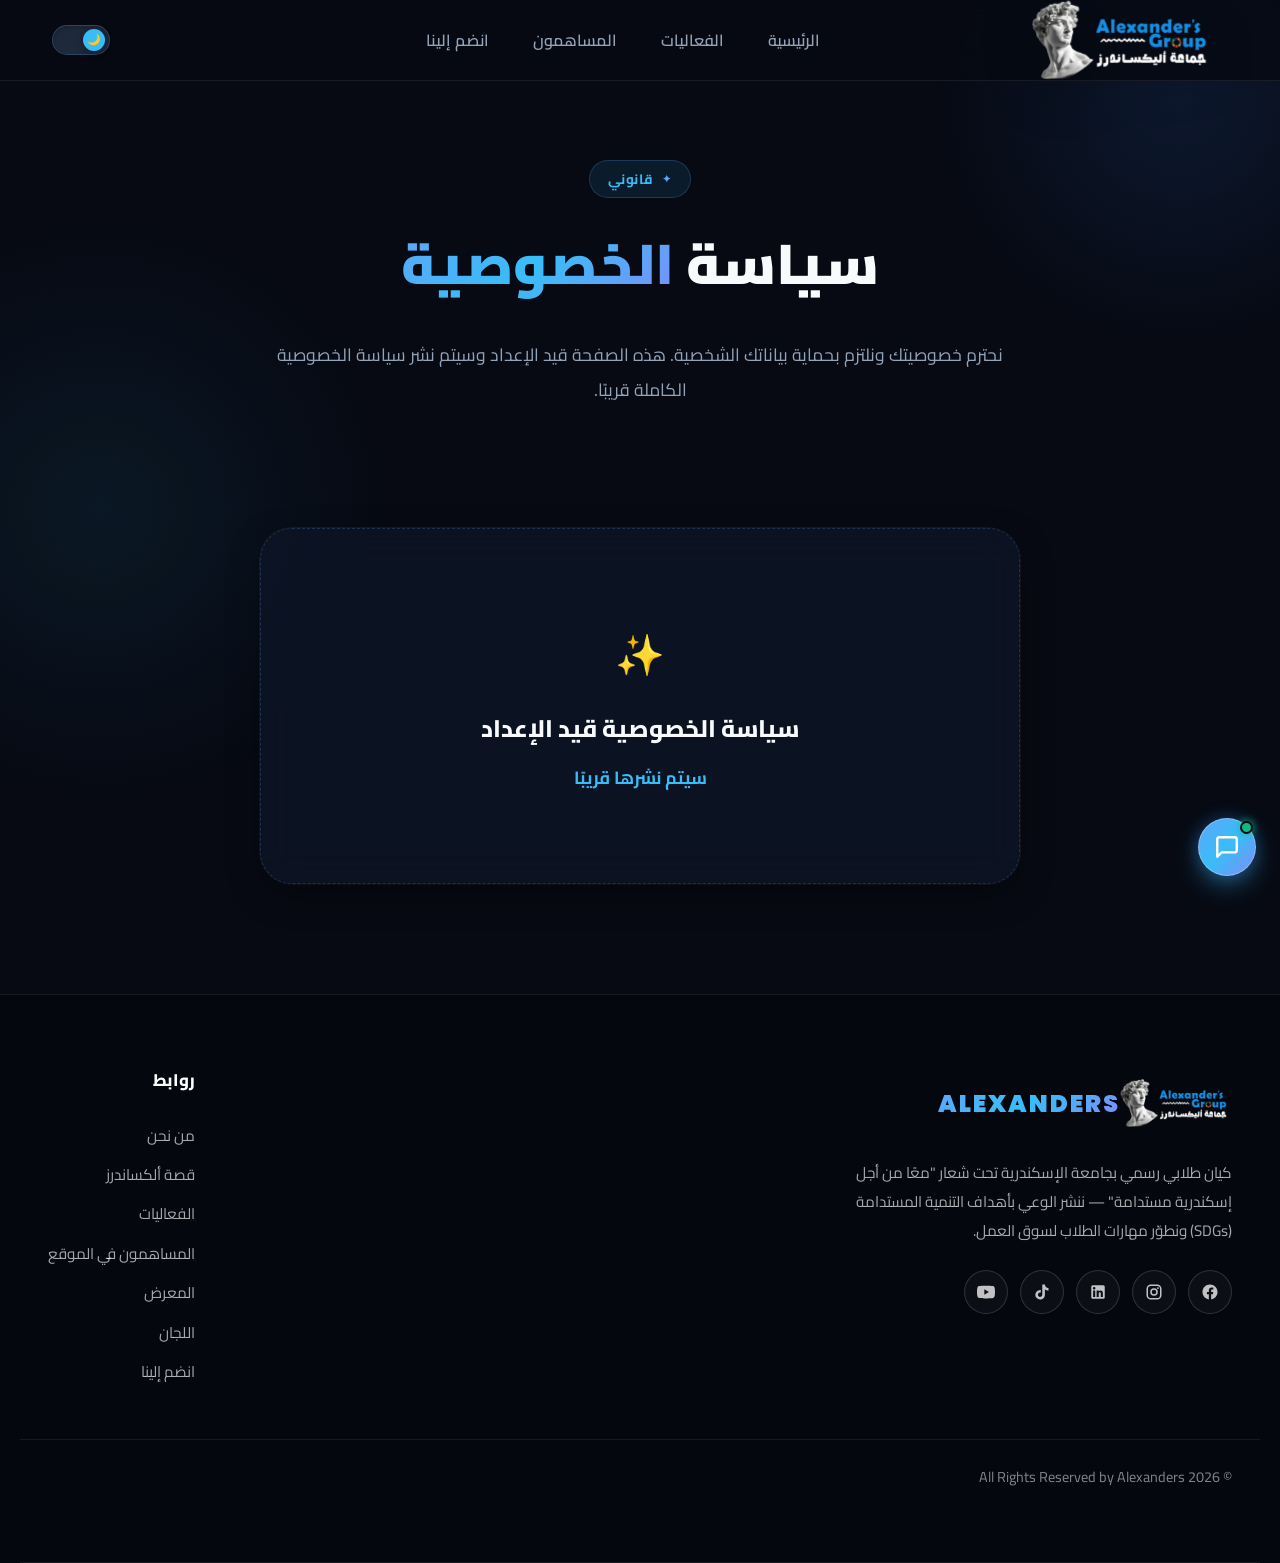
<file: privacy.html>
<!DOCTYPE html>
<html lang="ar" dir="rtl" data-theme="dark">
<head>
  <meta charset="UTF-8">
  <meta name="viewport" content="width=device-width, initial-scale=1.0">
  <title>Alexanders | سياسة الخصوصية</title>
  <link rel="icon" href="favicon.webp" type="image/webp">
  <link rel="preconnect" href="https://fonts.googleapis.com">
  <link rel="preconnect" href="https://fonts.gstatic.com" crossorigin>
  <link href="https://fonts.googleapis.com/css2?family=Cairo:wght@400;500;600;700;800;900&family=Poppins:wght@600;700;800;900&display=swap" rel="stylesheet">
  <link rel="stylesheet" href="css/variables.css">
  <link rel="stylesheet" href="css/style.css"></head>
<body>

  <!-- Navbar -->
  <nav class="navbar">
    <div class="container">
      <a href="index.html" class="navbar-logo">
        <picture>
          <source media="(max-width: 768px)" srcset="assets/mobile/logo-DX3b3OH2.webp">
          <img src="assets/pc/logo-DX3b3OH2.webp" alt="Alexanders Logo" width="1080" height="1080">
        </picture>
      </a>
      <div class="navbar-links">
        <a href="index.html">الرئيسية</a>
        <a href="events.html">الفعاليات</a>
        <a href="honor.html">المساهمون</a>
        <a href="join.html">انضم إلينا</a>
      </div>
      <div style="display: flex; align-items: center; gap: 16px;">
        <button class="theme-toggle" onclick="toggleTheme()" aria-label="Toggle theme">
          <div class="toggle-track">
            <div class="toggle-dot">
              <span class="icon-moon">🌙</span>
              <span class="icon-sun">☀️</span>
            </div>
          </div>
        </button>
        <button class="hamburger" aria-label="Menu">
          <span></span>
          <span></span>
          <span></span>
        </button>
      </div>
    </div>
  </nav>

  <!-- Page Hero -->
  <section class="page-hero">
    <div class="container">
      <div class="fade-in">
        <span class="section-label">قانوني</span>
        <h1>سياسة <span class="highlight">الخصوصية</span></h1>
        <p>نحترم خصوصيتك ونلتزم بحماية بياناتك الشخصية. هذه الصفحة قيد الإعداد وسيتم نشر سياسة الخصوصية الكاملة قريبًا.</p>
      </div>
    </div>
  </section>

  <!-- Content Section -->
  <section class="gallery-section">
    <div class="container">
      <div class="gallery-placeholder fade-in">
        <h3>سياسة الخصوصية قيد الإعداد</h3>
        <p>سيتم نشرها قريبًا</p>
      </div>
    </div>
  </section>

  <!-- Footer -->
  <footer class="footer">
    <div class="container">
      <div class="footer-brand">
        <div class="brand-header">
          <picture>
            <source media="(max-width: 768px)" srcset="assets/mobile/logo-DX3b3OH2.webp">
            <img src="assets/pc/logo-DX3b3OH2.webp" alt="Alexanders" loading="lazy" decoding="async" width="1080" height="1080">
          </picture>
          <span>ALEXANDERS</span>
        </div>
        <p>كيان طلابي رسمي بجامعة الإسكندرية تحت شعار "معًا من أجل إسكندرية مستدامة" — ننشر الوعي بأهداف التنمية المستدامة (SDGs) ونطوّر مهارات الطلاب لسوق العمل.</p>
        <div class="footer-socials">
          <a href="https://www.facebook.com/share/1HKtdgUo2Y/" target="_blank" rel="noopener noreferrer" aria-label="Facebook"><svg width="18" height="18" viewBox="0 0 24 24" fill="currentColor" aria-hidden="true"><path d="M22 12.07C22 6.48 17.52 2 11.93 2S2 6.48 2 12.07c0 5.02 3.66 9.18 8.44 9.93v-7.03H7.9v-2.9h2.54V9.85c0-2.5 1.49-3.89 3.77-3.89 1.09 0 2.24.2 2.24.2v2.46h-1.26c-1.24 0-1.63.77-1.63 1.56v1.88h2.78l-.44 2.9h-2.34V22c4.78-.75 8.44-4.91 8.44-9.93z"/></svg></a>
          <a href="https://www.instagram.com/alexandersgroupp?cplk=OTVoNjFucG80YWd3" target="_blank" rel="noopener noreferrer" aria-label="Instagram"><svg width="18" height="18" viewBox="0 0 24 24" fill="currentColor" aria-hidden="true"><path d="M7.75 2h8.5A5.75 5.75 0 0 1 22 7.75v8.5A5.75 5.75 0 0 1 16.25 22h-8.5A5.75 5.75 0 0 1 2 16.25v-8.5A5.75 5.75 0 0 1 7.75 2zm0 2A3.75 3.75 0 0 0 4 7.75v8.5A3.75 3.75 0 0 0 7.75 20h8.5A3.75 3.75 0 0 0 20 16.25v-8.5A3.75 3.75 0 0 0 16.25 4h-8.5zM12 7a5 5 0 1 1 0 10 5 5 0 0 1 0-10zm0 2a3 3 0 1 0 0 6 3 3 0 0 0 0-6zm5.25-3.5a1.25 1.25 0 1 1 0 2.5 1.25 1.25 0 0 1 0-2.5z"/></svg></a>
          <a href="https://www.linkedin.com/company/alexanders-group/" target="_blank" rel="noopener noreferrer" aria-label="LinkedIn"><svg width="18" height="18" viewBox="0 0 24 24" fill="currentColor" aria-hidden="true"><path d="M19 3a2 2 0 0 1 2 2v14a2 2 0 0 1-2 2H5a2 2 0 0 1-2-2V5a2 2 0 0 1 2-2h14m-.5 15.5v-5.3a3.26 3.26 0 0 0-3.26-3.26c-.85 0-1.84.52-2.28 1.3v-1.11h-2.79v8.37h2.79v-4.93c0-.77.62-1.4 1.39-1.4a1.4 1.4 0 0 1 1.4 1.4v4.93h2.75M6.88 8.56a1.68 1.68 0 0 0 1.68-1.68c0-.93-.75-1.69-1.68-1.69a1.69 1.69 0 0 0-1.69 1.69c0 .93.76 1.68 1.69 1.68m1.39 9.94v-8.37H5.5v8.37h2.77z"/></svg></a>
          <a href="https://www.tiktok.com/@alexanders.groupp?_t=ZS-8w0G3h8ZYue&_r=1" target="_blank" rel="noopener noreferrer" aria-label="TikTok"><svg width="18" height="18" viewBox="0 0 24 24" fill="currentColor" aria-hidden="true"><path d="M19.59 6.69a4.83 4.83 0 0 1-3.77-4.25V2h-3.45v13.67a2.89 2.89 0 0 1-5.2 1.74 2.89 2.89 0 0 1 2.31-4.64c.3 0 .59.04.88.13V9.4a6.33 6.33 0 0 0-1-.08A6.34 6.34 0 0 0 5 20.1a6.34 6.34 0 0 0 10.86-4.43v-7a8.16 8.16 0 0 0 4.77 1.52v-3.4a4.85 4.85 0 0 1-1.04-.1z"/></svg></a>
          <a href="https://youtube.com/@alexandersgroup?si=k3B7DaCmbUiI3ybJ" target="_blank" rel="noopener noreferrer" aria-label="YouTube"><svg width="18" height="18" viewBox="0 0 24 24" fill="currentColor" aria-hidden="true"><path d="M23.5 6.19a3.02 3.02 0 0 0-2.12-2.14C19.5 3.5 12 3.5 12 3.5s-7.5 0-9.38.55A3.02 3.02 0 0 0 .5 6.19C0 8.07 0 12 0 12s0 3.93.5 5.81a3.02 3.02 0 0 0 2.12 2.14c1.88.55 9.38.55 9.38.55s7.5 0 9.38-.55a3.02 3.02 0 0 0 2.12-2.14C24 15.93 24 12 24 12s0-3.93-.5-5.81zM9.75 15.52V8.48L15.82 12l-6.07 3.52z"/></svg></a>
        </div>
      </div>
      <div class="footer-links-group">
        <h4>روابط</h4>
        <a href="about.html">من نحن</a>
        <a href="story.html">قصة ألكساندرز</a>
        <a href="events.html">الفعاليات</a>
        <a href="honor.html">المساهمون في الموقع</a>
        <a href="gallery.html">المعرض</a>
        <a href="index.html#committees">اللجان</a>
        <a href="join.html">انضم إلينا</a>
      </div>
      <!--<div class="footer-links-group">
        <h4>قانوني</h4>
        <a href="privacy.html">سياسة الخصوصية</a>
        <a href="terms.html">الشروط والأحكام</a>
      </div>-->
    </div>
    <div class="container">
      <div class="footer-bottom">
        <span class="copyright">© All Rights Reserved by Alexanders 2026</span>
      </div>
    </div>
  </footer>
  <script src="js/main.js"></script>
  <script>
    (() => {
      let loaded = false;
      const loadChat = () => {
        if (loaded) return;
        loaded = true;

        const css = document.createElement("link");
        css.rel = "stylesheet";
        css.href = "chat-widget.css";
        document.head.appendChild(css);

        const puter = document.createElement("script");
        puter.src = "https://js.puter.com/v2/";
        puter.onload = () => {
          const widget = document.createElement("script");
          widget.type = "module";
          widget.src = "chat-widget.js";
          document.body.appendChild(widget);
        };
        puter.onerror = () => {
          const widget = document.createElement("script");
          widget.type = "module";
          widget.src = "chat-widget.js";
          document.body.appendChild(widget);
        };
        document.body.appendChild(puter);
      };

      ["pointerdown", "keydown", "touchstart"].forEach(type => {
        window.addEventListener(type, loadChat, { once: true, passive: true });
      });

      const schedule = window.requestIdleCallback || (callback => setTimeout(callback, 1800));
      schedule(loadChat, { timeout: 4000 });
    })();
  </script>
</body>
</html>
</file>
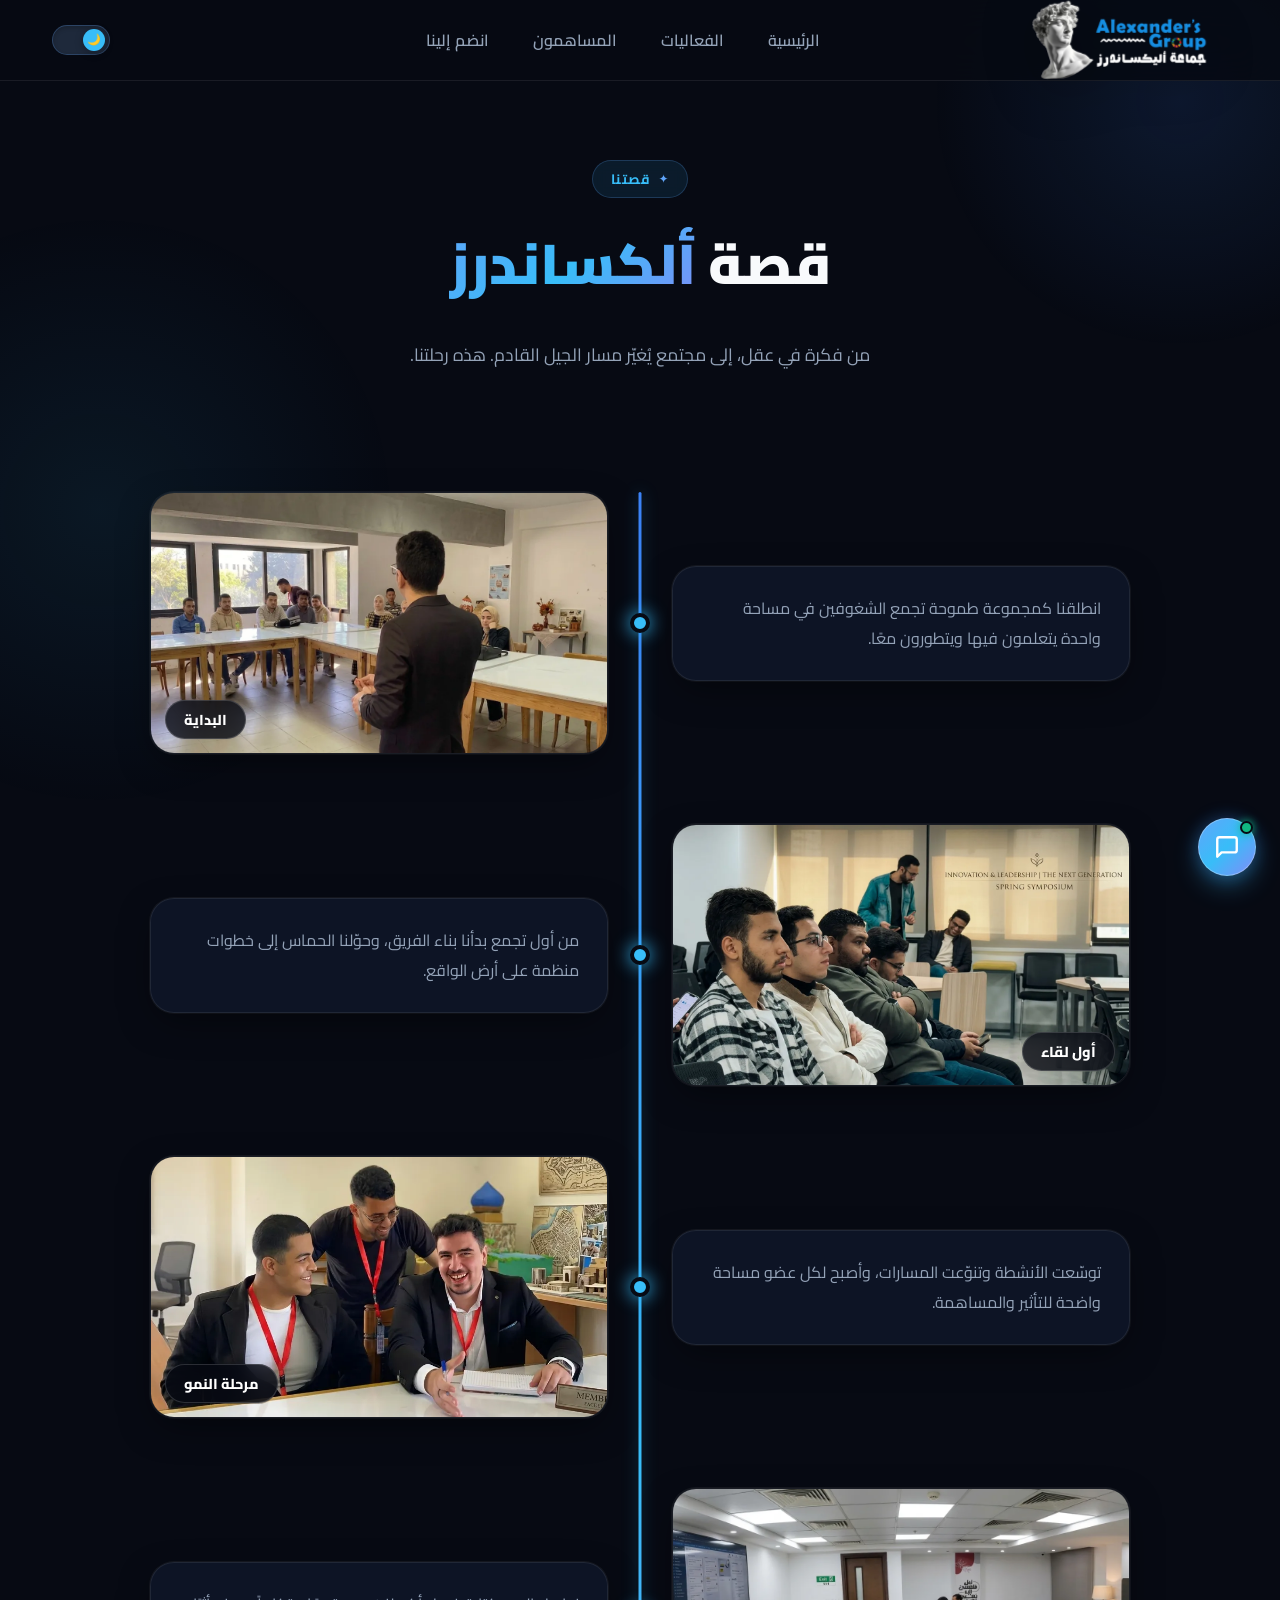
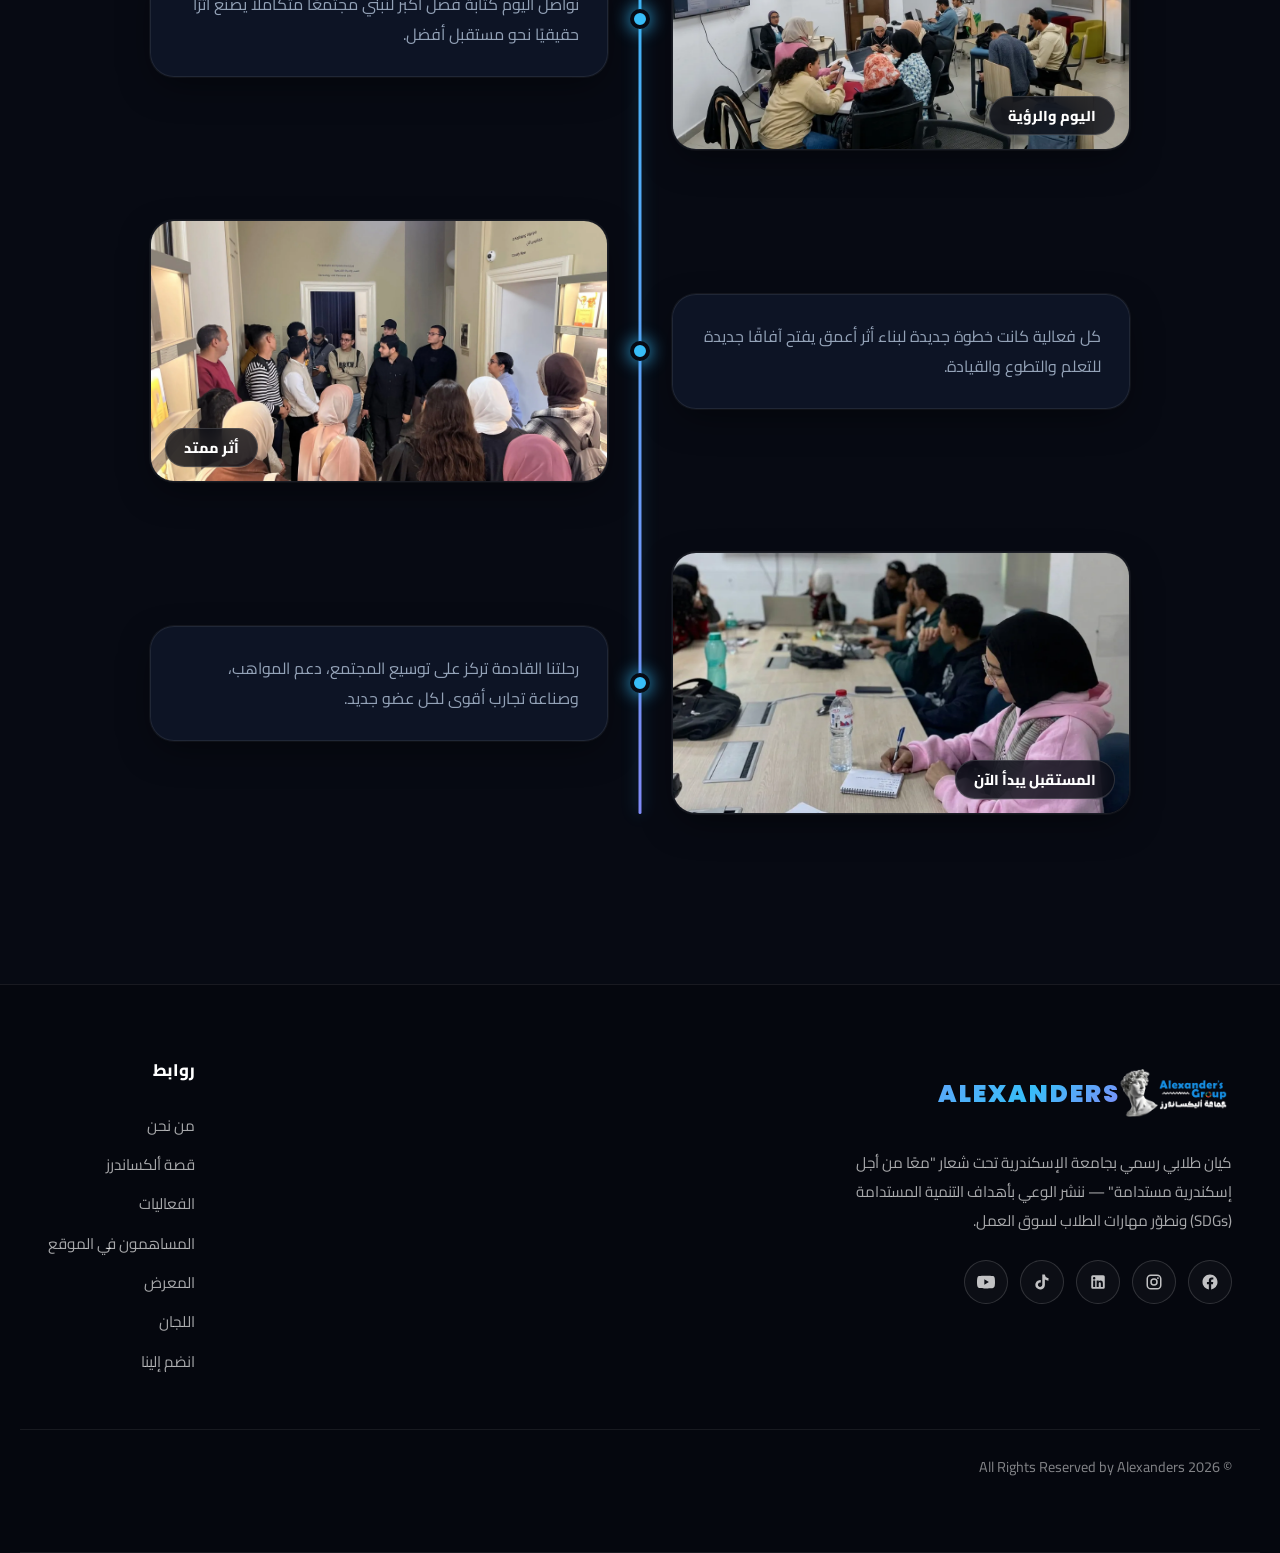
<file: story.html>
<!DOCTYPE html>
<html lang="ar" dir="rtl" data-theme="dark">
<head>
  <meta charset="UTF-8">
  <meta name="viewport" content="width=device-width, initial-scale=1.0">
  <title>Alexanders | قصتنا</title>
  <link rel="icon" href="favicon.webp" type="image/webp">
  <link rel="preconnect" href="https://fonts.googleapis.com">
  <link rel="preconnect" href="https://fonts.gstatic.com" crossorigin>
  <link href="https://fonts.googleapis.com/css2?family=Cairo:wght@400;500;600;700;800;900&family=Poppins:wght@600;700;800;900&display=swap" rel="stylesheet">
  <link rel="stylesheet" href="css/variables.css">
  <link rel="stylesheet" href="css/style.css">
  <link rel="stylesheet" href="css/story.css"></head>
<body>

  <!-- Navbar -->
  <nav class="navbar">
    <div class="container">
      <a href="index.html" class="navbar-logo">
        <picture>
          <source media="(max-width: 768px)" srcset="assets/mobile/logo-DX3b3OH2.webp">
          <img src="assets/pc/logo-DX3b3OH2.webp" alt="Alexanders Logo" width="1080" height="1080">
        </picture>
      </a>
      <div class="navbar-links">
        <a href="index.html">الرئيسية</a>
        <a href="events.html">الفعاليات</a>
        <a href="honor.html">المساهمون</a>
        <a href="join.html">انضم إلينا</a>
      </div>
      <div class="navbar-actions">
        <button class="theme-toggle" onclick="toggleTheme()" aria-label="Toggle theme">
          <div class="toggle-track">
            <div class="toggle-dot">
              <span class="icon-moon">🌙</span>
              <span class="icon-sun">☀️</span>
            </div>
          </div>
        </button>
        <button class="hamburger" aria-label="Menu">
          <span></span>
          <span></span>
          <span></span>
        </button>
      </div>
    </div>
  </nav>

  <!-- Page Hero -->
  <section class="page-hero">
    <div class="container">
      <div class="fade-in">
        <span class="section-label">قصتنا</span>
        <h1>قصة <span class="highlight">ألكساندرز</span></h1>
        <p>من فكرة في عقل، إلى مجتمع يُغيّر مسار الجيل القادم. هذه رحلتنا.</p>
      </div>
    </div>
  </section>

  <!-- Timeline Section -->
  <section class="timeline-section">
    <div class="container">
      <div class="timeline">

        <!-- Item 1: البداية -->
        <div class="timeline-item fade-in">
          <div class="timeline-dot"></div>
          <div class="timeline-image" style="position: relative;">
            <picture>
              <source media="(max-width: 768px)" srcset="assets/mobile/STR1-DBpUT5aE.webp">
              <img src="assets/pc/STR1-DBpUT5aE.webp" alt="البداية" loading="lazy" decoding="async" width="1586" height="672">
            </picture>
            <span class="image-label">البداية</span>
          </div>
          <div class="timeline-text">
            <div class="text-bubble">
              انطلقنا كمجموعة طموحة تجمع الشغوفين في مساحة واحدة يتعلمون فيها ويتطورون معًا.
            </div>
          </div>
        </div>

        <!-- Item 2: أول لقاء -->
        <div class="timeline-item fade-in">
          <div class="timeline-dot"></div>
          <div class="timeline-image" style="position: relative;">
            <picture>
              <source media="(max-width: 768px)" srcset="assets/mobile/STR2-sMj_t6iV.webp">
              <img src="assets/pc/STR2-sMj_t6iV.webp" alt="أول لقاء" loading="lazy" decoding="async" width="1376" height="768">
            </picture>
            <span class="image-label">أول لقاء</span>
          </div>
          <div class="timeline-text">
            <div class="text-bubble">
              من أول تجمع بدأنا بناء الفريق، وحوّلنا الحماس إلى خطوات منظمة على أرض الواقع.
            </div>
          </div>
        </div>

        <!-- Item 3: مرحلة النمو -->
        <div class="timeline-item fade-in">
          <div class="timeline-dot"></div>
          <div class="timeline-image" style="position: relative;">
            <picture>
              <source media="(max-width: 768px)" srcset="assets/mobile/STR3-BGMWuhCy.webp">
              <img src="assets/pc/STR3-BGMWuhCy.webp" alt="مرحلة النمو" loading="lazy" decoding="async" width="932" height="488">
            </picture>
            <span class="image-label">مرحلة النمو</span>
          </div>
          <div class="timeline-text">
            <div class="text-bubble">
              توسّعت الأنشطة وتنوّعت المسارات، وأصبح لكل عضو مساحة واضحة للتأثير والمساهمة.
            </div>
          </div>
        </div>

        <!-- Item 4: اليوم والرؤية -->
        <div class="timeline-item fade-in">
          <div class="timeline-dot"></div>
          <div class="timeline-image" style="position: relative;">
            <picture>
              <source media="(max-width: 768px)" srcset="assets/mobile/STR4-BmzCmt2l.webp">
              <img src="assets/pc/STR4-BmzCmt2l.webp" alt="اليوم والرؤية" loading="lazy" decoding="async" width="1584" height="672">
            </picture>
            <span class="image-label">اليوم والرؤية</span>
          </div>
          <div class="timeline-text">
            <div class="text-bubble">
              نواصل اليوم كتابة فصل أكبر لنبني مجتمعًا متكاملًا يصنع أثرًا حقيقيًا نحو مستقبل أفضل.
            </div>
          </div>
        </div>

        <!-- Item 6: أثر ممتد -->
        <div class="timeline-item fade-in">
          <div class="timeline-dot"></div>
          <div class="timeline-image" style="position: relative;">
            <picture>
              <source media="(max-width: 768px)" srcset="assets/mobile/STR5-BVWfzAWT.webp">
              <img src="assets/pc/STR5-BVWfzAWT.webp" alt="أثر ممتد" loading="lazy" decoding="async" width="2048" height="1536">
            </picture>
            <span class="image-label">أثر ممتد</span>
          </div>
          <div class="timeline-text">
            <div class="text-bubble">
              كل فعالية كانت خطوة جديدة لبناء أثر أعمق يفتح آفاقًا جديدة للتعلم والتطوع والقيادة.
            </div>
          </div>
        </div>

        <!-- Item 7: المستقبل يبدأ الآن -->
        <div class="timeline-item fade-in">
          <div class="timeline-dot"></div>
          <div class="timeline-image" style="position: relative;">
            <picture>
              <source media="(max-width: 768px)" srcset="assets/mobile/post-6-Bfh2J0_8.webp">
              <img src="assets/pc/post-6-Bfh2J0_8.webp" alt="المستقبل يبدأ الآن" loading="lazy" decoding="async" width="1290" height="724">
            </picture>
            <span class="image-label">المستقبل يبدأ الآن</span>
          </div>
          <div class="timeline-text">
            <div class="text-bubble">
              رحلتنا القادمة تركز على توسيع المجتمع، دعم المواهب، وصناعة تجارب أقوى لكل عضو جديد.
            </div>
          </div>
        </div>

      </div>
    </div>
  </section>

    <!-- Footer -->
  <footer class="footer">
    <div class="container">
      <div class="footer-brand">
        <div class="brand-header">
          <picture>
            <source media="(max-width: 768px)" srcset="assets/mobile/logo-DX3b3OH2.webp">
            <img src="assets/pc/logo-DX3b3OH2.webp" alt="Alexanders" loading="lazy" decoding="async" width="1080" height="1080">
          </picture>
          <span>ALEXANDERS</span>
        </div>
        <p>كيان طلابي رسمي بجامعة الإسكندرية تحت شعار "معًا من أجل إسكندرية مستدامة" — ننشر الوعي بأهداف التنمية المستدامة (SDGs) ونطوّر مهارات الطلاب لسوق العمل.</p>
        <div class="footer-socials">
          <a href="https://www.facebook.com/share/1HKtdgUo2Y/" target="_blank" rel="noopener noreferrer" aria-label="Facebook"><svg width="18" height="18" viewBox="0 0 24 24" fill="currentColor" aria-hidden="true"><path d="M22 12.07C22 6.48 17.52 2 11.93 2S2 6.48 2 12.07c0 5.02 3.66 9.18 8.44 9.93v-7.03H7.9v-2.9h2.54V9.85c0-2.5 1.49-3.89 3.77-3.89 1.09 0 2.24.2 2.24.2v2.46h-1.26c-1.24 0-1.63.77-1.63 1.56v1.88h2.78l-.44 2.9h-2.34V22c4.78-.75 8.44-4.91 8.44-9.93z"/></svg></a>
          <a href="https://www.instagram.com/alexandersgroupp?cplk=OTVoNjFucG80YWd3" target="_blank" rel="noopener noreferrer" aria-label="Instagram"><svg width="18" height="18" viewBox="0 0 24 24" fill="currentColor" aria-hidden="true"><path d="M7.75 2h8.5A5.75 5.75 0 0 1 22 7.75v8.5A5.75 5.75 0 0 1 16.25 22h-8.5A5.75 5.75 0 0 1 2 16.25v-8.5A5.75 5.75 0 0 1 7.75 2zm0 2A3.75 3.75 0 0 0 4 7.75v8.5A3.75 3.75 0 0 0 7.75 20h8.5A3.75 3.75 0 0 0 20 16.25v-8.5A3.75 3.75 0 0 0 16.25 4h-8.5zM12 7a5 5 0 1 1 0 10 5 5 0 0 1 0-10zm0 2a3 3 0 1 0 0 6 3 3 0 0 0 0-6zm5.25-3.5a1.25 1.25 0 1 1 0 2.5 1.25 1.25 0 0 1 0-2.5z"/></svg></a>
          <a href="https://www.linkedin.com/company/alexanders-group/" target="_blank" rel="noopener noreferrer" aria-label="LinkedIn"><svg width="18" height="18" viewBox="0 0 24 24" fill="currentColor" aria-hidden="true"><path d="M19 3a2 2 0 0 1 2 2v14a2 2 0 0 1-2 2H5a2 2 0 0 1-2-2V5a2 2 0 0 1 2-2h14m-.5 15.5v-5.3a3.26 3.26 0 0 0-3.26-3.26c-.85 0-1.84.52-2.28 1.3v-1.11h-2.79v8.37h2.79v-4.93c0-.77.62-1.4 1.39-1.4a1.4 1.4 0 0 1 1.4 1.4v4.93h2.75M6.88 8.56a1.68 1.68 0 0 0 1.68-1.68c0-.93-.75-1.69-1.68-1.69a1.69 1.69 0 0 0-1.69 1.69c0 .93.76 1.68 1.69 1.68m1.39 9.94v-8.37H5.5v8.37h2.77z"/></svg></a>
          <a href="https://www.tiktok.com/@alexanders.groupp?_t=ZS-8w0G3h8ZYue&_r=1" target="_blank" rel="noopener noreferrer" aria-label="TikTok"><svg width="18" height="18" viewBox="0 0 24 24" fill="currentColor" aria-hidden="true"><path d="M19.59 6.69a4.83 4.83 0 0 1-3.77-4.25V2h-3.45v13.67a2.89 2.89 0 0 1-5.2 1.74 2.89 2.89 0 0 1 2.31-4.64c.3 0 .59.04.88.13V9.4a6.33 6.33 0 0 0-1-.08A6.34 6.34 0 0 0 5 20.1a6.34 6.34 0 0 0 10.86-4.43v-7a8.16 8.16 0 0 0 4.77 1.52v-3.4a4.85 4.85 0 0 1-1.04-.1z"/></svg></a>
          <a href="https://youtube.com/@alexandersgroup?si=k3B7DaCmbUiI3ybJ" target="_blank" rel="noopener noreferrer" aria-label="YouTube"><svg width="18" height="18" viewBox="0 0 24 24" fill="currentColor" aria-hidden="true"><path d="M23.5 6.19a3.02 3.02 0 0 0-2.12-2.14C19.5 3.5 12 3.5 12 3.5s-7.5 0-9.38.55A3.02 3.02 0 0 0 .5 6.19C0 8.07 0 12 0 12s0 3.93.5 5.81a3.02 3.02 0 0 0 2.12 2.14c1.88.55 9.38.55 9.38.55s7.5 0 9.38-.55a3.02 3.02 0 0 0 2.12-2.14C24 15.93 24 12 24 12s0-3.93-.5-5.81zM9.75 15.52V8.48L15.82 12l-6.07 3.52z"/></svg></a>
        </div>
      </div>
      <div class="footer-links-group">
        <h4>روابط</h4>
        <a href="about.html">من نحن</a>
        <a href="story.html">قصة ألكساندرز</a>
        <a href="events.html">الفعاليات</a>
        <a href="honor.html">المساهمون في الموقع</a>
        <a href="gallery.html">المعرض</a>
        <a href="index.html#committees">اللجان</a>
        <a href="join.html">انضم إلينا</a>
      </div>
      <!--<div class="footer-links-group">
        <h4>قانوني</h4>
        <a href="privacy.html">سياسة الخصوصية</a>
        <a href="terms.html">الشروط والأحكام</a>
      </div>-->
    </div>
    <div class="container">
      <div class="footer-bottom">
        <span class="copyright">© All Rights Reserved by Alexanders 2026</span>
      </div>
    </div>
  </footer>
  <script src="js/main.js"></script>
  <script>
    (() => {
      let loaded = false;
      const loadChat = () => {
        if (loaded) return;
        loaded = true;

        const css = document.createElement("link");
        css.rel = "stylesheet";
        css.href = "chat-widget.css";
        document.head.appendChild(css);

        const puter = document.createElement("script");
        puter.src = "https://js.puter.com/v2/";
        puter.onload = () => {
          const widget = document.createElement("script");
          widget.type = "module";
          widget.src = "chat-widget.js";
          document.body.appendChild(widget);
        };
        puter.onerror = () => {
          const widget = document.createElement("script");
          widget.type = "module";
          widget.src = "chat-widget.js";
          document.body.appendChild(widget);
        };
        document.body.appendChild(puter);
      };

      ["pointerdown", "keydown", "touchstart"].forEach(type => {
        window.addEventListener(type, loadChat, { once: true, passive: true });
      });

      const schedule = window.requestIdleCallback || (callback => setTimeout(callback, 1800));
      schedule(loadChat, { timeout: 4000 });
    })();
  </script>
</body>
</html>
</file>
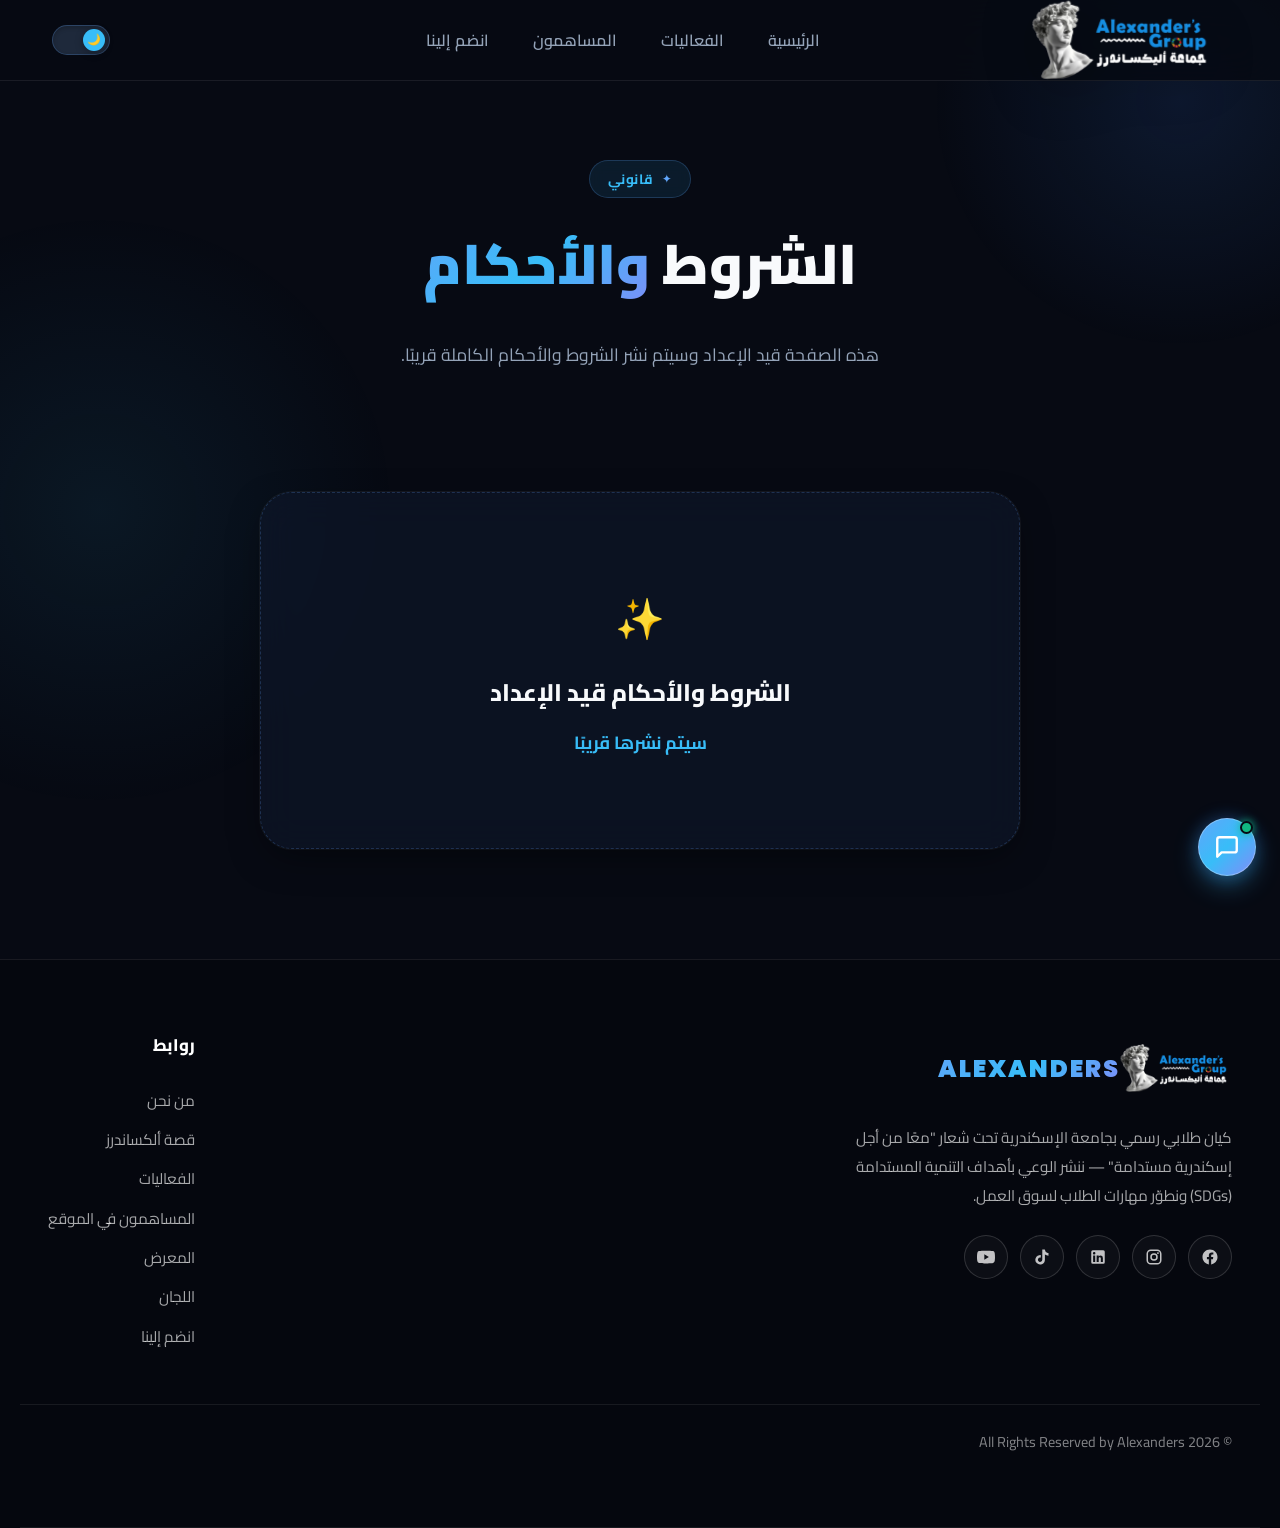
<file: terms.html>
<!DOCTYPE html>
<html lang="ar" dir="rtl" data-theme="dark">
<head>
  <meta charset="UTF-8">
  <meta name="viewport" content="width=device-width, initial-scale=1.0">
  <title>Alexanders | الشروط والأحكام</title>
  <link rel="icon" href="favicon.webp" type="image/webp">
  <link rel="preconnect" href="https://fonts.googleapis.com">
  <link rel="preconnect" href="https://fonts.gstatic.com" crossorigin>
  <link href="https://fonts.googleapis.com/css2?family=Cairo:wght@400;500;600;700;800;900&family=Poppins:wght@600;700;800;900&display=swap" rel="stylesheet">
  <link rel="stylesheet" href="css/variables.css">
  <link rel="stylesheet" href="css/style.css"></head>
<body>

  <!-- Navbar -->
  <nav class="navbar">
    <div class="container">
      <a href="index.html" class="navbar-logo">
        <picture>
          <source media="(max-width: 768px)" srcset="assets/mobile/logo-DX3b3OH2.webp">
          <img src="assets/pc/logo-DX3b3OH2.webp" alt="Alexanders Logo" width="1080" height="1080">
        </picture>
      </a>
      <div class="navbar-links">
        <a href="index.html">الرئيسية</a>
        <a href="events.html">الفعاليات</a>
        <a href="honor.html">المساهمون</a>
        <a href="join.html">انضم إلينا</a>
      </div>
      <div style="display: flex; align-items: center; gap: 16px;">
        <button class="theme-toggle" onclick="toggleTheme()" aria-label="Toggle theme">
          <div class="toggle-track">
            <div class="toggle-dot">
              <span class="icon-moon">🌙</span>
              <span class="icon-sun">☀️</span>
            </div>
          </div>
        </button>
        <button class="hamburger" aria-label="Menu">
          <span></span>
          <span></span>
          <span></span>
        </button>
      </div>
    </div>
  </nav>

  <!-- Page Hero -->
  <section class="page-hero">
    <div class="container">
      <div class="fade-in">
        <span class="section-label">قانوني</span>
        <h1>الشروط <span class="highlight">والأحكام</span></h1>
        <p>هذه الصفحة قيد الإعداد وسيتم نشر الشروط والأحكام الكاملة قريبًا.</p>
      </div>
    </div>
  </section>

  <!-- Content Section -->
  <section class="gallery-section">
    <div class="container">
      <div class="gallery-placeholder fade-in">
        <h3>الشروط والأحكام قيد الإعداد</h3>
        <p>سيتم نشرها قريبًا</p>
      </div>
    </div>
  </section>

  <!-- Footer -->
  <footer class="footer">
    <div class="container">
      <div class="footer-brand">
        <div class="brand-header">
          <picture>
            <source media="(max-width: 768px)" srcset="assets/mobile/logo-DX3b3OH2.webp">
            <img src="assets/pc/logo-DX3b3OH2.webp" alt="Alexanders" loading="lazy" decoding="async" width="1080" height="1080">
          </picture>
          <span>ALEXANDERS</span>
        </div>
        <p>كيان طلابي رسمي بجامعة الإسكندرية تحت شعار "معًا من أجل إسكندرية مستدامة" — ننشر الوعي بأهداف التنمية المستدامة (SDGs) ونطوّر مهارات الطلاب لسوق العمل.</p>
        <div class="footer-socials">
          <a href="https://www.facebook.com/share/1HKtdgUo2Y/" target="_blank" rel="noopener noreferrer" aria-label="Facebook"><svg width="18" height="18" viewBox="0 0 24 24" fill="currentColor" aria-hidden="true"><path d="M22 12.07C22 6.48 17.52 2 11.93 2S2 6.48 2 12.07c0 5.02 3.66 9.18 8.44 9.93v-7.03H7.9v-2.9h2.54V9.85c0-2.5 1.49-3.89 3.77-3.89 1.09 0 2.24.2 2.24.2v2.46h-1.26c-1.24 0-1.63.77-1.63 1.56v1.88h2.78l-.44 2.9h-2.34V22c4.78-.75 8.44-4.91 8.44-9.93z"/></svg></a>
          <a href="https://www.instagram.com/alexandersgroupp?cplk=OTVoNjFucG80YWd3" target="_blank" rel="noopener noreferrer" aria-label="Instagram"><svg width="18" height="18" viewBox="0 0 24 24" fill="currentColor" aria-hidden="true"><path d="M7.75 2h8.5A5.75 5.75 0 0 1 22 7.75v8.5A5.75 5.75 0 0 1 16.25 22h-8.5A5.75 5.75 0 0 1 2 16.25v-8.5A5.75 5.75 0 0 1 7.75 2zm0 2A3.75 3.75 0 0 0 4 7.75v8.5A3.75 3.75 0 0 0 7.75 20h8.5A3.75 3.75 0 0 0 20 16.25v-8.5A3.75 3.75 0 0 0 16.25 4h-8.5zM12 7a5 5 0 1 1 0 10 5 5 0 0 1 0-10zm0 2a3 3 0 1 0 0 6 3 3 0 0 0 0-6zm5.25-3.5a1.25 1.25 0 1 1 0 2.5 1.25 1.25 0 0 1 0-2.5z"/></svg></a>
          <a href="https://www.linkedin.com/company/alexanders-group/" target="_blank" rel="noopener noreferrer" aria-label="LinkedIn"><svg width="18" height="18" viewBox="0 0 24 24" fill="currentColor" aria-hidden="true"><path d="M19 3a2 2 0 0 1 2 2v14a2 2 0 0 1-2 2H5a2 2 0 0 1-2-2V5a2 2 0 0 1 2-2h14m-.5 15.5v-5.3a3.26 3.26 0 0 0-3.26-3.26c-.85 0-1.84.52-2.28 1.3v-1.11h-2.79v8.37h2.79v-4.93c0-.77.62-1.4 1.39-1.4a1.4 1.4 0 0 1 1.4 1.4v4.93h2.75M6.88 8.56a1.68 1.68 0 0 0 1.68-1.68c0-.93-.75-1.69-1.68-1.69a1.69 1.69 0 0 0-1.69 1.69c0 .93.76 1.68 1.69 1.68m1.39 9.94v-8.37H5.5v8.37h2.77z"/></svg></a>
          <a href="https://www.tiktok.com/@alexanders.groupp?_t=ZS-8w0G3h8ZYue&_r=1" target="_blank" rel="noopener noreferrer" aria-label="TikTok"><svg width="18" height="18" viewBox="0 0 24 24" fill="currentColor" aria-hidden="true"><path d="M19.59 6.69a4.83 4.83 0 0 1-3.77-4.25V2h-3.45v13.67a2.89 2.89 0 0 1-5.2 1.74 2.89 2.89 0 0 1 2.31-4.64c.3 0 .59.04.88.13V9.4a6.33 6.33 0 0 0-1-.08A6.34 6.34 0 0 0 5 20.1a6.34 6.34 0 0 0 10.86-4.43v-7a8.16 8.16 0 0 0 4.77 1.52v-3.4a4.85 4.85 0 0 1-1.04-.1z"/></svg></a>
          <a href="https://youtube.com/@alexandersgroup?si=k3B7DaCmbUiI3ybJ" target="_blank" rel="noopener noreferrer" aria-label="YouTube"><svg width="18" height="18" viewBox="0 0 24 24" fill="currentColor" aria-hidden="true"><path d="M23.5 6.19a3.02 3.02 0 0 0-2.12-2.14C19.5 3.5 12 3.5 12 3.5s-7.5 0-9.38.55A3.02 3.02 0 0 0 .5 6.19C0 8.07 0 12 0 12s0 3.93.5 5.81a3.02 3.02 0 0 0 2.12 2.14c1.88.55 9.38.55 9.38.55s7.5 0 9.38-.55a3.02 3.02 0 0 0 2.12-2.14C24 15.93 24 12 24 12s0-3.93-.5-5.81zM9.75 15.52V8.48L15.82 12l-6.07 3.52z"/></svg></a>
        </div>
      </div>
      <div class="footer-links-group">
        <h4>روابط</h4>
        <a href="about.html">من نحن</a>
        <a href="story.html">قصة ألكساندرز</a>
        <a href="events.html">الفعاليات</a>
        <a href="honor.html">المساهمون في الموقع</a>
        <a href="gallery.html">المعرض</a>
        <a href="index.html#committees">اللجان</a>
        <a href="join.html">انضم إلينا</a>
      </div>
      <!--<div class="footer-links-group">
        <h4>قانوني</h4>
        <a href="privacy.html">سياسة الخصوصية</a>
        <a href="terms.html">الشروط والأحكام</a>
      </div>-->
    </div>
    <div class="container">
      <div class="footer-bottom">
        <span class="copyright">© All Rights Reserved by Alexanders 2026</span>
      </div>
    </div>
  </footer>
  <script src="js/main.js"></script>
  <script>
    (() => {
      let loaded = false;
      const loadChat = () => {
        if (loaded) return;
        loaded = true;

        const css = document.createElement("link");
        css.rel = "stylesheet";
        css.href = "chat-widget.css";
        document.head.appendChild(css);

        const puter = document.createElement("script");
        puter.src = "https://js.puter.com/v2/";
        puter.onload = () => {
          const widget = document.createElement("script");
          widget.type = "module";
          widget.src = "chat-widget.js";
          document.body.appendChild(widget);
        };
        puter.onerror = () => {
          const widget = document.createElement("script");
          widget.type = "module";
          widget.src = "chat-widget.js";
          document.body.appendChild(widget);
        };
        document.body.appendChild(puter);
      };

      ["pointerdown", "keydown", "touchstart"].forEach(type => {
        window.addEventListener(type, loadChat, { once: true, passive: true });
      });

      const schedule = window.requestIdleCallback || (callback => setTimeout(callback, 1800));
      schedule(loadChat, { timeout: 4000 });
    })();
  </script>
</body>
</html>
</file>
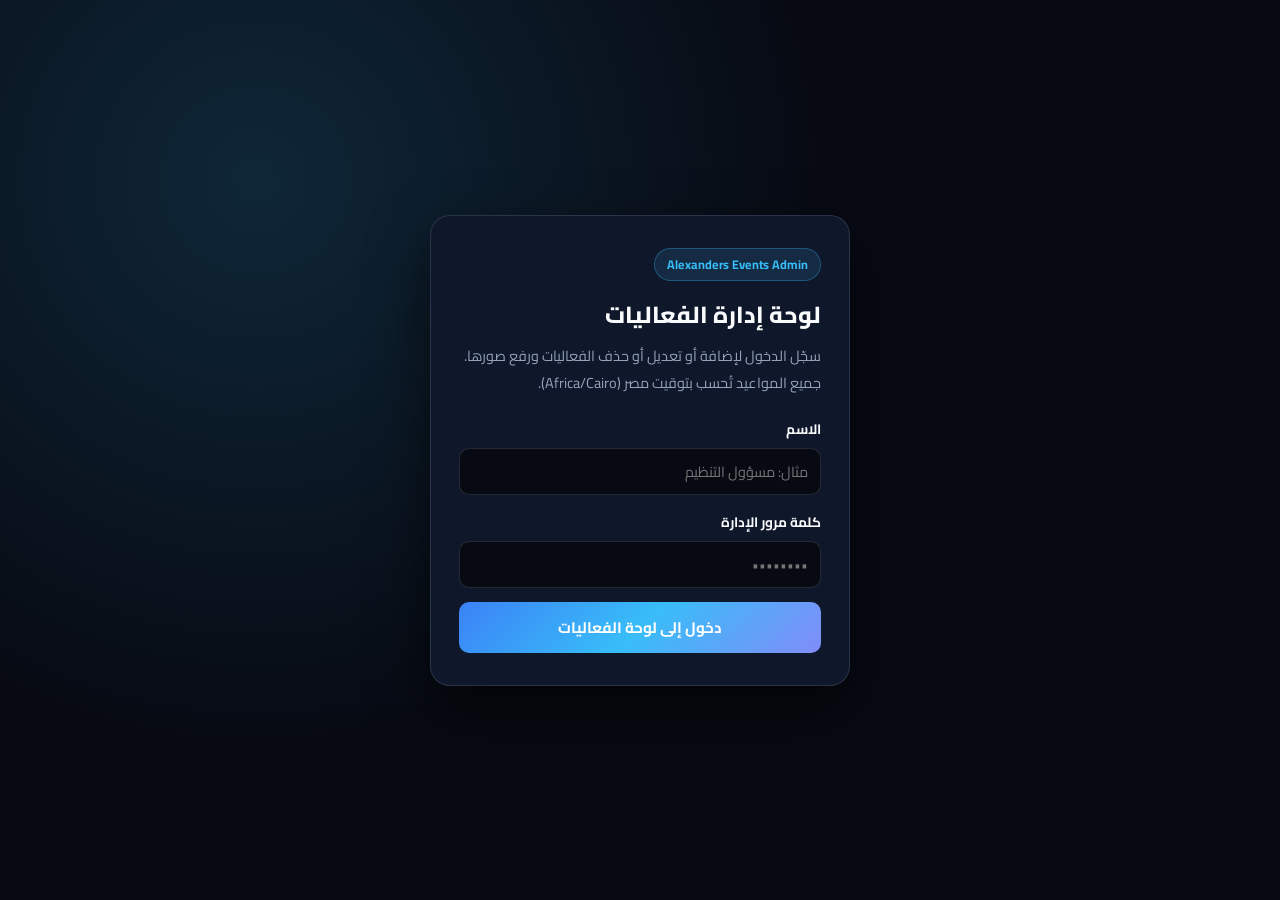
<file: admin/events.html>
<!DOCTYPE html>
<html lang="ar" dir="rtl">
<head>
  <meta charset="UTF-8">
  <meta name="viewport" content="width=device-width, initial-scale=1.0, viewport-fit=cover">
  <meta name="robots" content="noindex, nofollow">
  <title>Alexanders Events Admin | لوحة إدارة الفعاليات</title>
  <link rel="icon" href="../favicon.webp" type="image/webp">
  <link rel="preconnect" href="https://fonts.googleapis.com">
  <link rel="preconnect" href="https://fonts.gstatic.com" crossorigin>
  <link href="https://fonts.googleapis.com/css2?family=Cairo:wght@400;600;700;800;900&display=swap" rel="stylesheet">
  <link rel="stylesheet" href="studio.css">
  <style>
    *, *::before, *::after {
      box-sizing: border-box;
    }
    html, body {
      overflow-x: hidden;
      overflow-y: auto;
      -webkit-text-size-adjust: 100%;
      touch-action: manipulation;
    }
    .events-admin-shell {
      max-width: 980px;
      margin: 0 auto;
      padding: max(20px, env(safe-area-inset-top)) 16px calc(56px + env(safe-area-inset-bottom));
    }
    .events-admin-header {
      display: flex;
      align-items: center;
      justify-content: space-between;
      gap: 12px;
      flex-wrap: wrap;
      margin-bottom: 20px;
      padding-bottom: 14px;
      border-bottom: 1px solid var(--studio-border);
    }
    .events-admin-header h1 {
      font-size: clamp(1.2rem, 3.6vw, 1.48rem);
      font-weight: 800;
      color: var(--studio-accent);
      margin: 0 0 4px;
    }
    .events-admin-sub {
      font-size: 0.84rem;
      color: var(--studio-muted);
      margin: 0;
    }
    .header-actions {
      display: flex;
      gap: 8px;
      flex-wrap: wrap;
    }

    .admin-card {
      background: var(--studio-surface);
      border: 1px solid var(--studio-border);
      border-radius: 18px;
      padding: 20px;
      box-shadow: 0 18px 46px rgba(0, 0, 0, 0.42);
      margin-bottom: 22px;
    }
    .admin-card h2 {
      font-size: 1.12rem;
      font-weight: 800;
      color: var(--studio-accent);
      margin: 0 0 14px;
    }
    .form-grid-2 {
      display: grid;
      grid-template-columns: repeat(2, minmax(0, 1fr));
      gap: 12px;
    }
    .split-picker-row {
      display: grid;
      grid-template-columns: 1fr auto 1fr auto 1.25fr;
      align-items: center;
      gap: 6px;
      direction: ltr;
    }
    .split-picker-row--time {
      grid-template-columns: 1fr auto 1fr 1.1fr;
    }
    .split-picker-sep {
      color: var(--studio-muted);
      font-weight: 800;
      font-size: 1rem;
      text-align: center;
      user-select: none;
    }
    .split-picker-row .studio-select {
      text-align: center;
      padding-left: 6px;
      padding-right: 6px;
    }

    .image-upload-box {
      display: flex;
      gap: 16px;
      align-items: center;
      flex-wrap: wrap;
      padding: 12px;
      border-radius: 12px;
      background: rgba(0, 0, 0, 0.25);
      border: 1px solid var(--studio-border);
    }
    .image-preview-thumb {
      width: 190px;
      aspect-ratio: 16 / 9;
      border-radius: 10px;
      object-fit: cover;
      background: #0f172a;
      border: 1px solid var(--studio-border);
      flex-shrink: 0;
    }
    .image-upload-controls {
      flex: 1;
      min-width: 220px;
      display: flex;
      flex-direction: column;
      gap: 8px;
    }
    .image-btn-row {
      display: flex;
      gap: 8px;
      flex-wrap: wrap;
    }

    .filter-bar {
      display: flex;
      align-items: center;
      justify-content: space-between;
      gap: 12px;
      flex-wrap: wrap;
      margin-bottom: 16px;
    }
    .filter-pills {
      display: inline-flex;
      gap: 8px;
      flex-wrap: wrap;
    }
    .filter-pill {
      padding: 8px 16px;
      border-radius: 999px;
      border: 1px solid var(--studio-border);
      background: rgba(255, 255, 255, 0.04);
      color: var(--studio-text);
      font-family: inherit;
      font-size: 0.86rem;
      font-weight: 700;
      cursor: pointer;
      min-height: 40px;
    }
    .filter-pill.is-active {
      background: var(--studio-accent);
      border-color: var(--studio-accent);
      color: #0b1120;
    }

    .admin-events-list {
      display: grid;
      grid-template-columns: repeat(auto-fill, minmax(280px, 1fr));
      gap: 16px;
    }
    .admin-event-item {
      background: rgba(255, 255, 255, 0.03);
      border: 1px solid var(--studio-border);
      border-radius: 14px;
      overflow: hidden;
      display: flex;
      flex-direction: column;
    }
    .admin-event-item img {
      width: 100%;
      aspect-ratio: 16 / 9;
      object-fit: cover;
      display: block;
      background: #0f172a;
    }
    .admin-event-body {
      padding: 14px;
      display: flex;
      flex-direction: column;
      gap: 6px;
      flex: 1;
    }
    .admin-event-body h3 {
      margin: 0;
      font-size: 1rem;
      font-weight: 800;
      color: var(--studio-text);
    }
    .admin-event-meta {
      font-size: 0.82rem;
      color: var(--studio-muted);
    }
    .admin-event-actions {
      display: flex;
      gap: 8px;
      margin-top: auto;
      padding-top: 10px;
    }
    .admin-event-actions .studio-btn {
      flex: 1;
      min-height: 38px;
      font-size: 0.82rem;
    }

    .empty-admin-note {
      text-align: center;
      padding: 28px 16px;
      border-radius: 14px;
      border: 1px dashed var(--studio-border);
      color: var(--studio-muted);
      font-size: 0.92rem;
    }

    @media (max-width: 680px) {
      .form-grid-2 {
        grid-template-columns: 1fr;
      }
      .studio-input,
      .studio-textarea,
      .studio-select {
        font-size: 16px !important;
      }
      .studio-btn {
        min-height: 44px;
      }
      .image-preview-thumb {
        width: 100%;
      }
    }
  </style>
</head>
<body>

  <!-- 1. Admin Login Gate -->
  <div id="eventsLoginOverlay" class="studio-login-overlay">
    <div class="studio-login-card">
      <span class="studio-login-badge">Alexanders Events Admin</span>
      <h1>لوحة إدارة الفعاليات</h1>
      <p>سجّل الدخول لإضافة أو تعديل أو حذف الفعاليات ورفع صورها. جميع المواعيد تُحسب بتوقيت مصر (Africa/Cairo).</p>
      <div id="eventsLoginError" class="studio-error" hidden></div>
      <form id="eventsLoginForm">
        <div class="studio-field">
          <label for="eventsAdminName">الاسم</label>
          <input id="eventsAdminName" class="studio-input" type="text" placeholder="مثال: مسؤول التنظيم" autocomplete="name" required>
        </div>
        <div class="studio-field">
          <label for="eventsAdminPassword">كلمة مرور الإدارة</label>
          <input id="eventsAdminPassword" class="studio-input" type="password" placeholder="••••••••" autocomplete="current-password" required>
        </div>
        <button id="eventsLoginSubmitBtn" type="submit" class="studio-btn studio-btn--primary studio-btn--full">
          دخول إلى لوحة الفعاليات
        </button>
      </form>
    </div>
  </div>

  <!-- 2. Events CRUD Dashboard (Zero AI helper) -->
  <main id="eventsApp" class="events-admin-shell" hidden>
    <header class="events-admin-header">
      <div>
        <h1>📅 لوحة إدارة فعاليات ألكساندرز</h1>
        <p id="egyptNowMeta" class="events-admin-sub">🇪🇬 جميع المواعيد بتوقيت مصر (Africa/Cairo)</p>
      </div>
      <div class="header-actions">
        <a href="../events.html" target="_blank" rel="noopener noreferrer" class="studio-btn">👁️ معاينة صفحة الفعاليات</a>
        <button id="eventsLogoutBtn" type="button" class="studio-btn studio-btn--danger">تسجيل خروج</button>
      </div>
    </header>

    <!-- Add / Edit Event Form -->
    <section class="admin-card">
      <h2 id="eventFormTitle">➕ إضافة فعالية جديدة</h2>
      <form id="eventForm">
        <input type="hidden" id="eventIdInput" value="">

        <div class="form-grid-2">
          <div class="studio-field">
            <label for="eventTitleInput">اسم الفعالية *</label>
            <input id="eventTitleInput" class="studio-input" type="text" placeholder="مثال: ورشة الذكاء الاصطناعي" required>
          </div>
          <div class="studio-field">
            <label for="eventCategoryInput">التصنيف</label>
            <select id="eventCategoryInput" class="studio-select">
              <option value="فعالية">فعالية</option>
              <option value="ورشة عمل">ورشة عمل</option>
              <option value="كورس">كورس</option>
              <option value="سيشن">سيشن</option>
              <option value="رحلة">رحلة</option>
              <option value="مبادرة">مبادرة</option>
            </select>
          </div>
        </div>

        <div class="form-grid-2">
          <div class="studio-field">
            <label>التاريخ (DD/MM/YYYY — بتوقيت مصر) *</label>
            <div class="split-picker-row" aria-label="تاريخ الفعالية DD/MM/YYYY">
              <select id="eventDayInput" class="studio-select" aria-label="اليوم (DD)" required></select>
              <span class="split-picker-sep">/</span>
              <select id="eventMonthInput" class="studio-select" aria-label="الشهر (MM)" required></select>
              <span class="split-picker-sep">/</span>
              <select id="eventYearInput" class="studio-select" aria-label="السنة (YYYY)" required></select>
            </div>
          </div>
          <div class="studio-field">
            <label>الوقت (بتوقيت مصر - القاهرة) *</label>
            <div class="split-picker-row split-picker-row--time" aria-label="وقت الفعالية بتوقيت مصر">
              <select id="eventHourInput" class="studio-select" aria-label="الساعة" required></select>
              <span class="split-picker-sep">:</span>
              <select id="eventMinuteInput" class="studio-select" aria-label="الدقيقة" required></select>
              <select id="eventPeriodInput" class="studio-select" aria-label="صباحاً أو مساءً" required>
                <option value="PM">م (PM)</option>
                <option value="AM">ص (AM)</option>
              </select>
            </div>
          </div>
        </div>

        <div class="form-grid-2">
          <div class="studio-field">
            <label for="eventLocationInput">المكان</label>
            <input id="eventLocationInput" class="studio-input" type="text" placeholder="مثال: مكتبة الإسكندرية / أونلاين">
          </div>
          <div class="studio-field">
            <label for="eventRegUrlInput">رابط التسجيل (اختياري)</label>
            <input id="eventRegUrlInput" class="studio-input" type="url" dir="ltr" placeholder="https://docs.google.com/forms/...">
          </div>
        </div>

        <div class="studio-field">
          <label for="eventDescInput">وصف الفعالية</label>
          <textarea id="eventDescInput" class="studio-textarea" rows="3" placeholder="اكتب تفاصيل مختصرة عن الفعالية..."></textarea>
        </div>

        <div class="studio-field">
          <label>صورة الفعالية (تُستخدم الصورة الافتراضية تلقائياً إذا تُركت فارغة)</label>
          <div class="image-upload-box">
            <img id="eventImagePreview" class="image-preview-thumb" src="../assets/event-placeholder.svg" alt="معاينة الصورة">
            <div class="image-upload-controls">
              <input id="eventImageFileInput" type="file" accept="image/*" hidden>
              <div class="image-btn-row">
                <button id="uploadImageBtn" type="button" class="studio-btn">📷 رفع صورة من الجهاز</button>
                <button id="resetImageBtn" type="button" class="studio-btn">↺ استخدام الصورة الافتراضية</button>
              </div>
              <input id="eventImageUrlInput" class="studio-input" type="text" dir="ltr" placeholder="أو الصق رابط صورة مباشر (اختياري)">
            </div>
          </div>
        </div>

        <div id="eventFormError" class="studio-error" hidden></div>
        <div id="eventFormSuccess" class="studio-pr-result" hidden></div>

        <div class="studio-modal-actions">
          <button id="cancelEditBtn" type="button" class="studio-btn" hidden>إلغاء التعديل</button>
          <button id="saveEventBtn" type="submit" class="studio-btn studio-btn--primary">💾 حفظ الفعالية</button>
        </div>
      </form>
    </section>

    <!-- Events List (Upcoming / Passed) -->
    <section class="admin-card">
      <div class="filter-bar">
        <h2 style="margin:0;">📋 قائمة الفعاليات</h2>
        <div class="filter-pills">
          <button type="button" id="adminFilterUpcoming" class="filter-pill is-active" data-filter="upcoming">
            الفعاليات القادمة (<span id="adminUpcomingCount">0</span>)
          </button>
          <button type="button" id="adminFilterPassed" class="filter-pill" data-filter="passed">
            الفعاليات السابقة (<span id="adminPassedCount">0</span>)
          </button>
        </div>
      </div>

      <div id="adminEventsContainer"></div>
    </section>
  </main>

  <script type="module" src="events.js"></script>
</body>
</html>
</file>
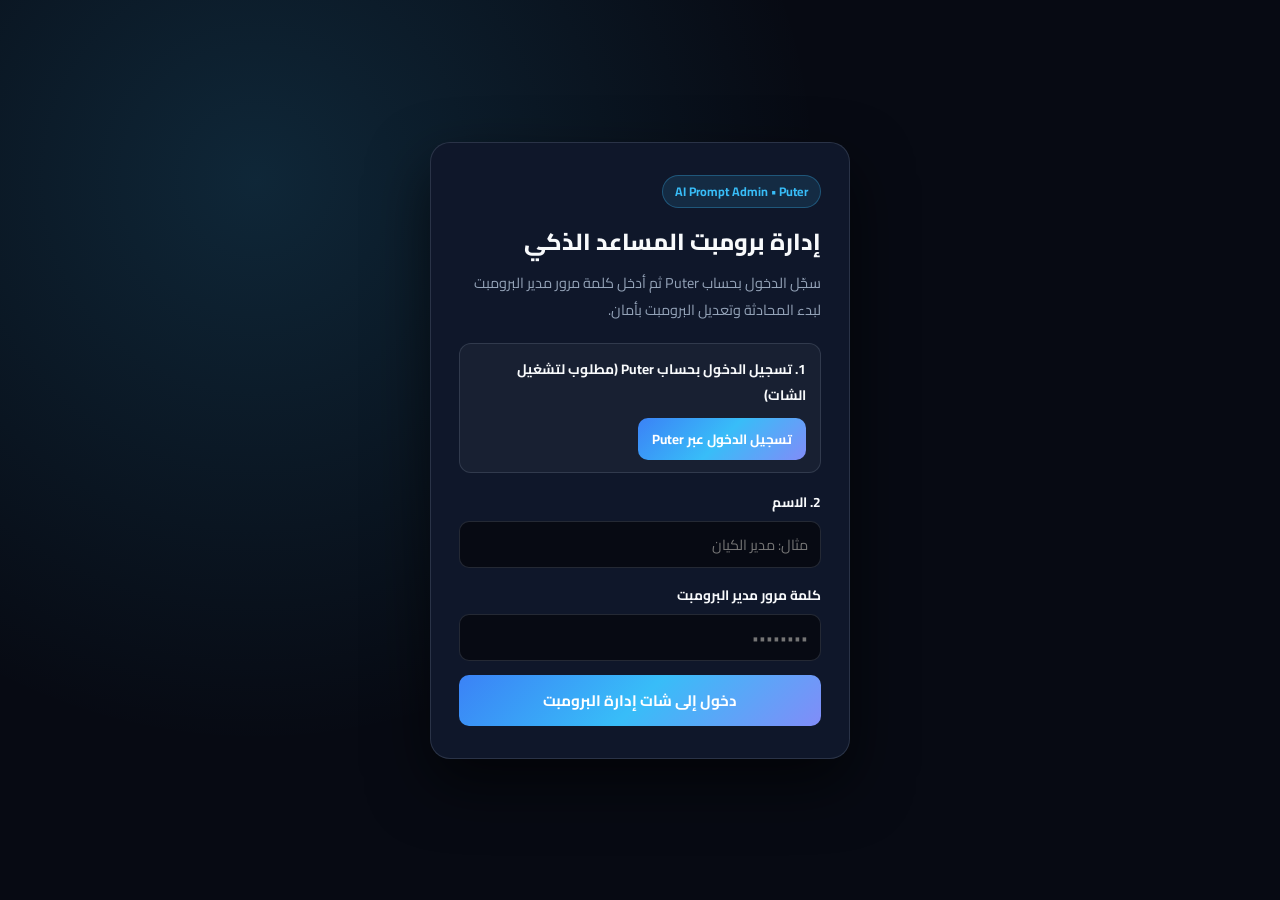
<file: admin/prompt.html>
<!DOCTYPE html>
<html lang="ar" dir="rtl">
<head>
  <meta charset="UTF-8">
  <meta name="viewport" content="width=device-width, initial-scale=1.0, viewport-fit=cover">
  <meta name="robots" content="noindex, nofollow">
  <meta name="apple-mobile-web-app-capable" content="yes">
  <title>Alexanders AI Prompt Chat | إدارة برومبت المساعد</title>
  <link rel="icon" href="../favicon.webp" type="image/webp">
  <link rel="preconnect" href="https://fonts.googleapis.com">
  <link rel="preconnect" href="https://fonts.gstatic.com" crossorigin>
  <link href="https://fonts.googleapis.com/css2?family=Cairo:wght@400;600;700;800;900&display=swap" rel="stylesheet">
  <link rel="stylesheet" href="studio.css">
  <script src="https://js.puter.com/v2/"></script>
  <style>
    *, *::before, *::after {
      box-sizing: border-box;
    }
    html, body {
      overflow-x: hidden;
      overflow-y: auto;
      -webkit-text-size-adjust: 100%;
      touch-action: manipulation;
    }
    .prompt-page-shell {
      max-width: 900px;
      margin: 0 auto;
      padding: max(20px, env(safe-area-inset-top)) 16px calc(52px + env(safe-area-inset-bottom));
    }
    .prompt-header {
      display: flex;
      align-items: center;
      justify-content: space-between;
      gap: 12px;
      flex-wrap: wrap;
      margin-bottom: 16px;
      padding-bottom: 14px;
      border-bottom: 1px solid var(--studio-border);
    }
    .prompt-header h1 {
      font-size: clamp(1.15rem, 3.5vw, 1.42rem);
      font-weight: 800;
      color: var(--studio-accent);
      margin: 0 0 4px;
    }
    .prompt-header-meta {
      font-size: 0.82rem;
      color: var(--studio-muted);
      margin: 0;
    }
    .header-actions {
      display: flex;
      align-items: center;
      gap: 8px;
      flex-wrap: wrap;
    }

    /* 2-step login gate */
    .puter-step-box {
      padding: 12px 14px;
      border-radius: 12px;
      background: rgba(255, 255, 255, 0.04);
      border: 1px solid var(--studio-border);
      margin-bottom: 16px;
      display: flex;
      align-items: center;
      justify-content: space-between;
      gap: 10px;
      flex-wrap: wrap;
    }
    .puter-step-box.is-connected {
      border-color: rgba(34, 197, 94, 0.45);
      background: rgba(34, 197, 94, 0.09);
    }
    .puter-step-status {
      font-size: 0.86rem;
      font-weight: 700;
      color: var(--studio-text);
    }
    .puter-step-box.is-connected .puter-step-status {
      color: #86efac;
    }

    /* Main Chat Card */
    .prompt-card {
      background: var(--studio-surface);
      border: 1px solid var(--studio-border);
      border-radius: 18px;
      padding: 18px;
      box-shadow: 0 18px 46px rgba(0, 0, 0, 0.42);
    }
    .chat-messages {
      display: flex;
      flex-direction: column;
      gap: 12px;
      min-height: 320px;
      max-height: 58dvh;
      overflow-y: auto;
      -webkit-overflow-scrolling: touch;
      padding: 14px;
      border-radius: 14px;
      background: rgba(0, 0, 0, 0.25);
      border: 1px solid var(--studio-border);
      margin-bottom: 12px;
    }
    .chat-bubble {
      max-width: 90%;
      padding: 11px 14px;
      border-radius: 14px;
      font-size: 0.93rem;
      line-height: 1.65;
      white-space: pre-wrap;
      word-break: break-word;
    }
    .chat-bubble--assistant {
      align-self: flex-start;
      background: rgba(255, 255, 255, 0.06);
      border: 1px solid rgba(255, 255, 255, 0.1);
      color: var(--studio-text);
      border-top-right-radius: 4px;
    }
    .chat-bubble--user {
      align-self: flex-end;
      background: linear-gradient(135deg, #2563eb, #1d4ed8);
      color: #ffffff;
      border-top-left-radius: 4px;
    }
    .chat-bubble--error {
      border-color: rgba(239, 68, 68, 0.5);
      background: rgba(239, 68, 68, 0.1);
    }

    /* Final Prompt Preview + Explicit Confirmation Card */
    .proposal-card {
      margin-top: 12px;
      padding: 14px;
      border-radius: 12px;
      background: rgba(0, 0, 0, 0.34);
      border: 1px solid rgba(255, 209, 102, 0.45);
      display: flex;
      flex-direction: column;
      gap: 10px;
    }
    .proposal-card.is-confirmed {
      border-color: rgba(34, 197, 94, 0.5);
      background: rgba(34, 197, 94, 0.1);
    }
    .proposal-card.is-cancelled {
      opacity: 0.6;
    }
    .proposal-title {
      font-size: 0.92rem;
      font-weight: 800;
      color: #fcd34d;
      margin: 0;
    }
    .proposal-summary {
      font-size: 0.86rem;
      color: var(--studio-text);
      margin: 0;
    }
    .change-diff-list {
      display: flex;
      flex-direction: column;
      gap: 8px;
    }
    .change-diff-item {
      border-radius: 10px;
      background: rgba(255, 255, 255, 0.03);
      border: 1px solid var(--studio-border);
      padding: 10px 12px;
      display: flex;
      flex-direction: column;
      gap: 6px;
    }
    .diff-badge {
      display: inline-block;
      align-self: flex-start;
      padding: 2px 8px;
      border-radius: 999px;
      font-size: 0.74rem;
      font-weight: 800;
    }
    .diff-badge--add {
      background: rgba(34, 197, 94, 0.18);
      color: #86efac;
    }
    .diff-badge--replace {
      background: rgba(245, 158, 11, 0.18);
      color: #fcd34d;
    }
    .diff-badge--remove {
      background: rgba(239, 68, 68, 0.18);
      color: #fca5a5;
    }
    .diff-old {
      padding: 7px 10px;
      border-radius: 8px;
      background: rgba(239, 68, 68, 0.12);
      border-right: 3px solid #ef4444;
      color: #fecaca;
      font-size: 0.84rem;
      line-height: 1.55;
      text-decoration: line-through;
      white-space: pre-wrap;
      word-break: break-word;
    }
    .diff-new {
      padding: 7px 10px;
      border-radius: 8px;
      background: rgba(34, 197, 94, 0.12);
      border-right: 3px solid #22c55e;
      color: #dcfce7;
      font-size: 0.85rem;
      line-height: 1.55;
      white-space: pre-wrap;
      word-break: break-word;
    }
    .proposal-confirm-check {
      display: flex;
      align-items: flex-start;
      gap: 10px;
      padding: 10px 12px;
      border-radius: 10px;
      background: rgba(245, 158, 11, 0.1);
      border: 1px solid rgba(245, 158, 11, 0.35);
      cursor: pointer;
      font-size: 0.84rem;
      line-height: 1.5;
      color: #fef3c7;
    }
    .proposal-confirm-check input[type="checkbox"] {
      width: 18px;
      height: 18px;
      margin-top: 2px;
      flex-shrink: 0;
      accent-color: var(--studio-accent);
    }
    .proposal-actions {
      display: flex;
      gap: 8px;
      flex-wrap: wrap;
    }
    .proposal-actions .studio-btn {
      flex: 1;
      min-width: 140px;
      min-height: 44px;
    }
    .proposal-actions .studio-btn.is-armed {
      background: linear-gradient(135deg, #d97706, #b45309);
      border-color: #f59e0b;
      color: #ffffff;
    }
    .proposal-status {
      font-size: 0.84rem;
      font-weight: 700;
      color: #86efac;
    }

    .chat-chips {
      display: flex;
      gap: 8px;
      flex-wrap: wrap;
      margin-bottom: 12px;
    }
    .chat-chip {
      background: rgba(255, 255, 255, 0.05);
      border: 1px solid var(--studio-border);
      color: var(--studio-text);
      padding: 7px 12px;
      border-radius: 999px;
      font-size: 0.8rem;
      font-family: inherit;
      cursor: pointer;
      min-height: 36px;
    }
    .chat-chip:hover {
      background: rgba(255, 209, 102, 0.14);
      border-color: rgba(255, 209, 102, 0.45);
    }

    .chat-composer {
      display: flex;
      gap: 10px;
      align-items: flex-end;
    }
    .chat-input {
      flex: 1;
      min-height: 48px;
      max-height: 140px;
      resize: vertical;
      padding: 11px 14px;
      border-radius: 12px;
      border: 1px solid var(--studio-border);
      background: rgba(0, 0, 0, 0.32);
      color: var(--studio-text);
      font-family: inherit;
      font-size: 16px; /* Prevents iOS Safari auto-zoom */
      line-height: 1.5;
    }
    .chat-input:focus {
      outline: none;
      border-color: var(--studio-accent);
    }
    .chat-send-btn {
      min-height: 48px;
      min-width: 96px;
    }

    /* Optional collapsible advanced sections */
    .secondary-details {
      margin-top: 18px;
    }
    .secondary-summary {
      list-style: none;
      cursor: pointer;
      display: flex;
      align-items: center;
      justify-content: space-between;
      gap: 10px;
      font-size: 1rem;
      font-weight: 800;
      color: var(--studio-accent);
      user-select: none;
    }
    .secondary-summary::-webkit-details-marker {
      display: none;
    }
    .secondary-body {
      margin-top: 14px;
      padding-top: 14px;
      border-top: 1px solid var(--studio-border);
    }
    .prompt-meta {
      font-size: 0.82rem;
      color: var(--studio-muted);
      margin-bottom: 12px;
    }

    @media (max-width: 680px) {
      .prompt-card {
        padding: 14px;
      }
      .studio-input,
      .studio-textarea,
      .chat-input {
        font-size: 16px !important;
      }
      .studio-btn {
        min-height: 44px;
      }
      .chat-bubble {
        max-width: 96%;
      }
      .chat-composer {
        flex-direction: column;
        align-items: stretch;
      }
      .chat-send-btn {
        width: 100%;
      }
    }
  </style>
</head>
<body>

  <!-- 1. 2-Step Login Gate: Puter Sign-In + Prompt Admin Password -->
  <div id="promptLoginOverlay" class="studio-login-overlay">
    <div class="studio-login-card">
      <span class="studio-login-badge">AI Prompt Admin • Puter</span>
      <h1>إدارة برومبت المساعد الذكي</h1>
      <p>سجّل الدخول بحساب Puter ثم أدخل كلمة مرور مدير البرومبت لبدء المحادثة وتعديل البرومبت بأمان.</p>

      <div id="puterStepBox" class="puter-step-box">
        <span id="puterStepStatus" class="puter-step-status">1. تسجيل الدخول بحساب Puter</span>
        <button id="puterLoginBtn" type="button" class="studio-btn studio-btn--primary" style="padding: 8px 14px;">
          تسجيل الدخول عبر Puter
        </button>
      </div>

      <div id="promptLoginError" class="studio-error" hidden></div>

      <form id="promptLoginForm">
        <div class="studio-field">
          <label for="promptAdminName">2. الاسم</label>
          <input id="promptAdminName" class="studio-input" type="text" placeholder="مثال: مدير الكيان" autocomplete="name" required>
        </div>
        <div class="studio-field">
          <label for="promptAdminPassword">كلمة مرور مدير البرومبت</label>
          <input id="promptAdminPassword" class="studio-input" type="password" placeholder="••••••••" autocomplete="current-password" required>
        </div>
        <button id="promptLoginSubmitBtn" type="submit" class="studio-btn studio-btn--primary studio-btn--full">
          دخول إلى شات إدارة البرومبت
        </button>
      </form>
    </div>
  </div>

  <!-- 2. Simple Puter AI Chat Workspace -->
  <main id="promptApp" class="prompt-page-shell" hidden>
    <header class="prompt-header">
      <div>
        <h1>🤖 مساعد تعديل البرومبت</h1>
        <p id="egyptDateHeader" class="prompt-header-meta">جاري تحميل السياق بتوقيت مصر...</p>
      </div>
      <div class="header-actions">
        <button id="newChatBtn" type="button" class="studio-btn">محادثة جديدة</button>
        <button id="promptLogoutBtn" type="button" class="studio-btn studio-btn--danger">تسجيل خروج</button>
      </div>
    </header>

    <!-- Primary Simple Chat -->
    <section class="prompt-card">
      <div id="chatMessages" class="chat-messages" aria-live="polite"></div>

      <form id="chatForm" class="chat-composer">
        <textarea
          id="chatInput"
          class="chat-input"
          rows="2"
          dir="auto"
          placeholder="اكتب التعديل اللي عايزه... لن يتم الحفظ إلا بعد موافقتك على المعاينة النهائية"
          required
        ></textarea>
        <button id="chatSendBtn" type="submit" class="studio-btn studio-btn--primary chat-send-btn">
          إرسال
        </button>
      </form>
    </section>

    <!-- Optional: Inspect/Edit Raw Prompt -->
    <details class="prompt-card secondary-details">
      <summary class="secondary-summary">
        <span>📄 عرض / تعديل البرومبت الحالي يدوياً</span>
        <span style="font-size: 0.78rem; color: var(--studio-muted);">اختياري</span>
      </summary>
      <div class="secondary-body">
        <div id="promptMetaInfo" class="prompt-meta"></div>
        <div class="studio-field">
          <label for="promptInstructionsInput">تعليمات النظام (System Instructions)</label>
          <textarea id="promptInstructionsInput" class="studio-textarea" rows="8" dir="auto"></textarea>
        </div>
        <div class="studio-field">
          <label for="promptKbInput">قاعدة المعرفة (Knowledge Base)</label>
          <textarea id="promptKbInput" class="studio-textarea" rows="12" dir="auto"></textarea>
        </div>
        <div id="promptSaveError" class="studio-error" hidden></div>
        <div id="promptSaveResult" class="studio-pr-result" hidden></div>
        <div class="studio-modal-actions">
          <button id="reloadPromptBtn" type="button" class="studio-btn">↻ إعادة تحميل</button>
          <button id="savePromptBtn" type="button" class="studio-btn studio-btn--primary">💾 حفظ مباشر</button>
        </div>
      </div>
    </details>

    <!-- Optional: FAQ Editor -->
    <details class="prompt-card secondary-details">
      <summary class="secondary-summary">
        <span>💬 إدارة الأسئلة الشائعة (FAQ)</span>
        <span style="font-size: 0.78rem; color: var(--studio-muted);">تتحدث تلقائياً بعد تعديل البرومبت</span>
      </summary>
      <div class="secondary-body">
        <div style="display:flex;justify-content:space-between;align-items:center;gap:10px;flex-wrap:wrap;margin-bottom:12px;">
          <div id="faqMetaInfo" class="prompt-meta" style="margin:0;"></div>
          <button id="addFaqBtn" type="button" class="studio-btn">+ إضافة سؤال</button>
        </div>
        <div id="faqItemsList" style="display:flex;flex-direction:column;gap:12px;margin-bottom:14px;"></div>
        <div id="faqSaveError" class="studio-error" hidden></div>
        <div id="faqSaveResult" class="studio-pr-result" hidden></div>
        <div class="studio-modal-actions">
          <button id="reloadFaqsBtn" type="button" class="studio-btn">↻ إعادة تحميل</button>
          <button id="saveFaqsBtn" type="button" class="studio-btn studio-btn--primary">✨ مراجعة بالـ AI وحفظ</button>
        </div>
      </div>
    </details>
  </main>

  <script type="module" src="prompt.js"></script>
</body>
</html>
</file>
<file: css/variables.css>
:root,
[data-theme="dark"] {
  /* Typography */
  --font-primary: 'Cairo', system-ui, -apple-system, BlinkMacSystemFont, 'Segoe UI', Roboto, sans-serif;
  --font-display: 'Poppins', 'Cairo', sans-serif;

  /* Dark Theme (Default) - Deep Cyber Midnight */
  --bg-primary: #070a13;
  --bg-secondary: #0c1222;
  --bg-card: rgba(16, 24, 44, 0.75);
  --bg-card-hover: rgba(24, 35, 64, 0.85);
  --bg-glass: rgba(15, 23, 42, 0.65);
  --bg-glass-border: rgba(96, 165, 250, 0.18);

  --text-primary: #f8fafc;
  --text-secondary: #94a3b8;
  --text-muted: #64748b;
  --on-accent: #ffffff;
  --light-overlay-text: #cbd5e1;

  --accent-blue: #3b82f6;
  --accent-blue-light: #60a5fa;
  --accent-cyan: #38bdf8;
  --accent-indigo: #818cf8;
  --status-live: #10b981;
  --accent-gradient: linear-gradient(135deg, #60a5fa 0%, #38bdf8 50%, #818cf8 100%);
  --accent-gradient-subtle: linear-gradient(135deg, rgba(59, 130, 246, 0.15), rgba(56, 189, 248, 0.15));

  --border-color: rgba(255, 255, 255, 0.08);
  --border-color-light: rgba(96, 165, 250, 0.22);
  --border-glow: rgba(56, 189, 248, 0.4);

  --shadow-sm: 0 2px 8px rgba(0, 0, 0, 0.25);
  --shadow-card: 0 12px 36px -8px rgba(0, 0, 0, 0.5), 0 0 0 1px rgba(255, 255, 255, 0.06);
  --shadow-card-hover: 0 20px 48px -10px rgba(56, 189, 248, 0.2), 0 0 0 1px rgba(96, 165, 250, 0.35);
  --shadow-glow: 0 0 40px rgba(56, 189, 248, 0.25);

  --nav-bg: rgba(7, 10, 19, 0.82);
  --cta-bg: linear-gradient(135deg, #1d4ed8 0%, #0284c7 50%, #0d9488 100%);
  --cta-text: #ffffff;
  --cta-glow-bg: radial-gradient(circle, rgba(255, 255, 255, 0.15) 0%, transparent 70%);
  --btn-cta-bg: #ffffff;
  --btn-cta-text: #0369a1;
  --btn-cta-hover-bg: #f8fafc;
  --btn-cta-hover-text: #0284c7;
  --partner-badge-bg: #ffffff;
  --footer-bg: #05070e;
  --footer-text: #f8fafc;
  --toggle-bg: #1e293b;
  --toggle-dot: #38bdf8;
  --section-alt-bg: radial-gradient(circle at 50% 30%, rgba(30, 41, 59, 0.4) 0%, rgba(7, 10, 19, 0.95) 100%);
  --ambient-blob-top: radial-gradient(circle, rgba(59, 130, 246, 0.12) 0%, transparent 70%);
  --ambient-blob-bottom: radial-gradient(circle, rgba(56, 189, 248, 0.08) 0%, transparent 70%);

  --committee-card-bg: rgba(15, 23, 42, 0.7);
  --committee-card-border: rgba(96, 165, 250, 0.18);
  --offer-card-bg: rgba(16, 24, 44, 0.65);
  --offer-icon-bg: linear-gradient(135deg, rgba(59, 130, 246, 0.2), rgba(56, 189, 248, 0.25));
  --card-media-placeholder: linear-gradient(135deg, rgba(59, 130, 246, 0.2), rgba(56, 189, 248, 0.15));
  --event-overlay-bg: linear-gradient(180deg, transparent 0%, rgba(7, 10, 19, 0.92) 100%);
  --event-overlay-hover-bg: linear-gradient(180deg, transparent 0%, rgba(7, 10, 19, 0.96) 100%);
  --timeline-line: linear-gradient(180deg, #3b82f6 0%, #38bdf8 50%, #818cf8 100%);
  --timeline-dot: #38bdf8;
  --gallery-placeholder-bg: rgba(16, 24, 44, 0.6);

  --radius-sm: 10px;
  --radius-md: 16px;
  --radius-lg: 24px;
  --radius-xl: 32px;
  --radius-pill: 9999px;
}

[data-theme="light"] {
  --bg-primary: #f8fafc;
  --bg-secondary: #f1f5f9;
  --bg-card: rgba(255, 255, 255, 0.95);
  --bg-card-hover: #ffffff;
  --bg-glass: rgba(255, 255, 255, 0.85);
  --bg-glass-border: rgba(37, 99, 235, 0.15);

  --text-primary: #0f172a;
  --text-secondary: #475569;
  --text-muted: #94a3b8;
  --on-accent: #ffffff;
  --light-overlay-text: #cbd5e1;

  --accent-blue: #2563eb;
  --accent-blue-light: #1d4ed8;
  --accent-cyan: #0284c7;
  --accent-indigo: #4f46e5;
  --status-live: #10b981;
  --accent-gradient: linear-gradient(135deg, #1d4ed8 0%, #0284c7 60%, #0f766e 100%);
  --accent-gradient-subtle: linear-gradient(135deg, rgba(37, 99, 235, 0.08), rgba(2, 132, 199, 0.08));

  --border-color: rgba(15, 23, 42, 0.08);
  --border-color-light: rgba(37, 99, 235, 0.18);
  --border-glow: rgba(37, 99, 235, 0.25);

  --shadow-sm: 0 2px 6px rgba(15, 23, 42, 0.04);
  --shadow-card: 0 10px 30px -6px rgba(15, 23, 42, 0.07), 0 0 0 1px rgba(15, 23, 42, 0.04);
  --shadow-card-hover: 0 20px 40px -8px rgba(37, 99, 235, 0.15), 0 0 0 1px rgba(37, 99, 235, 0.25);
  --shadow-glow: 0 0 35px rgba(37, 99, 235, 0.12);

  --nav-bg: rgba(248, 250, 252, 0.88);
  --cta-bg: linear-gradient(135deg, #2563eb 0%, #0284c7 60%, #0d9488 100%);
  --cta-text: #ffffff;
  --cta-glow-bg: radial-gradient(circle, rgba(255, 255, 255, 0.15) 0%, transparent 70%);
  --btn-cta-bg: #ffffff;
  --btn-cta-text: #0369a1;
  --btn-cta-hover-bg: #f8fafc;
  --btn-cta-hover-text: #0284c7;
  --partner-badge-bg: #ffffff;
  --footer-bg: #0f172a;
  --footer-text: #f8fafc;
  --toggle-bg: #e2e8f0;
  --toggle-dot: #f59e0b;
  --section-alt-bg: #f1f5f9;
  --ambient-blob-top: radial-gradient(circle, rgba(37, 99, 235, 0.08) 0%, transparent 70%);
  --ambient-blob-bottom: radial-gradient(circle, rgba(2, 132, 199, 0.06) 0%, transparent 70%);

  --committee-card-bg: #ffffff;
  --committee-card-border: rgba(37, 99, 235, 0.12);
  --offer-card-bg: #ffffff;
  --offer-icon-bg: linear-gradient(135deg, rgba(37, 99, 235, 0.12), rgba(2, 132, 199, 0.15));
  --card-media-placeholder: linear-gradient(135deg, rgba(37, 99, 235, 0.12), rgba(2, 132, 199, 0.12));
  --event-overlay-bg: linear-gradient(180deg, transparent 0%, rgba(15, 23, 42, 0.88) 100%);
  --event-overlay-hover-bg: linear-gradient(180deg, transparent 0%, rgba(15, 23, 42, 0.94) 100%);
  --timeline-line: linear-gradient(180deg, #2563eb 0%, #0284c7 50%, #4f46e5 100%);
  --timeline-dot: #2563eb;
  --gallery-placeholder-bg: #ffffff;
}
</file>
<file: css/style.css>
/* ==========================================================================
   ALEXANDERS COMMUNITY - DESIGN SYSTEM (V2 MODERN REFRESH)
   Theme tokens (:root & [data-theme="light"]) live in css/variables.css
   ========================================================================== */

/* ===== Global Reset & Standards ===== */
*,
*::before,
*::after {
  margin: 0;
  padding: 0;
  box-sizing: border-box;
}

html {
  scroll-behavior: smooth;
  font-size: 16px;
  -webkit-text-size-adjust: 100%;
  overflow-x: clip;
}

body {
  font-family: var(--font-primary, 'Cairo', system-ui, -apple-system, BlinkMacSystemFont, 'Segoe UI', Roboto, sans-serif);
  background-color: var(--bg-primary);
  color: var(--text-primary);
  direction: rtl;
  line-height: 1.8;
  transition: background-color 0.4s cubic-bezier(0.4, 0, 0.2, 1), color 0.4s ease;
  position: relative;
}

/* Ambient Background Light Blobs */
body::before {
  content: '';
  position: fixed;
  top: -150px;
  right: -150px;
  width: 500px;
  height: 500px;
  border-radius: 50%;
  background: var(--ambient-blob-top);
  pointer-events: none;
  z-index: 0;
}

body::after {
  content: '';
  position: fixed;
  bottom: 10%;
  left: -200px;
  width: 600px;
  height: 600px;
  border-radius: 50%;
  background: var(--ambient-blob-bottom);
  pointer-events: none;
  z-index: 0;
}

a {
  text-decoration: none;
  color: inherit;
  transition: all 0.25s ease;
}

ul {
  list-style: none;
}

img {
  max-width: 100%;
  height: auto;
  display: block;
}

.container {
  width: 100%;
  max-width: 1240px;
  margin: 0 auto;
  padding: 0 28px;
  position: relative;
  z-index: 1;
}

/* ===== Section Framework ===== */
section {
  padding: 100px 0;
  position: relative;
}

.section-label {
  display: inline-flex;
  align-items: center;
  gap: 8px;
  padding: 6px 18px;
  border-radius: var(--radius-pill);
  background: rgba(56, 189, 248, 0.1);
  border: 1px solid var(--border-color-light);
  color: var(--accent-cyan);
  font-size: 0.85rem;
  font-weight: 700;
  letter-spacing: 0.5px;
  margin-bottom: 16px;
  backdrop-filter: blur(8px);
}

.section-label::before {
  content: '✦';
  font-size: 0.75rem;
  color: var(--accent-blue-light);
}

.section-title {
  font-size: clamp(2rem, 3.5vw, 2.75rem);
  font-weight: 800;
  letter-spacing: -0.5px;
  margin-bottom: 18px;
  line-height: 1.3;
}

.section-title .highlight {
  background: var(--accent-gradient);
  -webkit-background-clip: text;
  -webkit-text-fill-color: transparent;
  background-clip: text;
  display: inline-block;
}

.section-subtitle {
  color: var(--text-secondary);
  font-size: 1.05rem;
  max-width: 620px;
  margin: 0 auto 52px;
  line-height: 1.9;
}

.text-center {
  text-align: center;
}

/* ===== Navbar (Elevated Floating Glass) ===== */
.navbar {
  position: fixed;
  top: 0;
  left: 0;
  right: 0;
  z-index: 1000;
  background: var(--nav-bg);
  backdrop-filter: blur(20px);
  -webkit-backdrop-filter: blur(20px);
  border-bottom: 1px solid var(--border-color);
  transition: all 0.3s cubic-bezier(0.4, 0, 0.2, 1);
}

.navbar .container {
  display: flex;
  align-items: center;
  justify-content: space-between;
  height: 80px;
}

.navbar-logo {
  display: flex;
  align-items: center;
  gap: 12px;
  transition: transform 0.25s ease;
}

.navbar-logo:hover {
  transform: translateY(-2px);
}

.navbar-logo img {
  height: 88px;
  width: auto;
  transform: scale(2.2);
  transform-origin: center right;
  filter: drop-shadow(0 4px 12px rgba(0, 0, 0, 0.35));
}

.navbar-links {
  display: flex;
  align-items: center;
  gap: 36px;
}

.navbar-links a {
  font-size: 1rem;
  font-weight: 600;
  color: var(--text-secondary);
  position: relative;
  padding: 8px 4px;
  transition: color 0.25s ease;
}

.navbar-links a:hover {
  color: var(--text-primary);
}

.navbar-links a.active {
  color: var(--accent-cyan);
}

.navbar-links a.active::after {
  content: '';
  position: absolute;
  bottom: 0;
  right: 0;
  left: 0;
  height: 3px;
  background: var(--accent-gradient);
  border-radius: var(--radius-pill);
  box-shadow: 0 0 12px var(--accent-cyan);
}

.navbar-actions {
  display: flex;
  align-items: center;
  gap: 12px;
}

/* Theme Toggle Button */
.theme-toggle {
  display: flex;
  align-items: center;
  cursor: pointer;
  background: none;
  border: none;
  padding: 4px;
}

.theme-toggle .toggle-track {
  width: 58px;
  height: 30px;
  background: var(--toggle-bg);
  border-radius: var(--radius-pill);
  position: relative;
  transition: all 0.3s cubic-bezier(0.4, 0, 0.2, 1);
  border: 1.5px solid var(--border-color-light);
  box-shadow: inset 0 2px 4px rgba(0, 0, 0, 0.2);
}

.theme-toggle .toggle-dot {
  width: 22px;
  height: 22px;
  border-radius: 50%;
  background: var(--toggle-dot);
  position: absolute;
  top: 2.5px;
  right: 4px;
  transition: transform 0.35s cubic-bezier(0.4, 0, 0.2, 1), background 0.3s ease;
  display: flex;
  align-items: center;
  justify-content: center;
  font-size: 11px;
  box-shadow: 0 2px 8px rgba(0, 0, 0, 0.3);
}

[data-theme="light"] .theme-toggle .toggle-dot {
  transform: translateX(-28px);
}

.theme-toggle .icon-moon,
.theme-toggle .icon-sun {
  font-size: 11px;
  line-height: 1;
}

.theme-toggle .icon-sun {
  display: none;
}

[data-theme="light"] .theme-toggle .icon-moon {
  display: none;
}

[data-theme="light"] .theme-toggle .icon-sun {
  display: block;
}

/* Mobile Hamburger Menu */
.hamburger {
  display: none;
  flex-direction: column;
  justify-content: center;
  gap: 6px;
  background: none;
  border: none;
  cursor: pointer;
  padding: 8px;
  border-radius: 8px;
}

.hamburger span {
  display: block;
  width: 26px;
  height: 2.5px;
  background: var(--text-primary);
  border-radius: 3px;
  transition: all 0.3s ease;
}

.hamburger.active span:nth-child(1) {
  transform: rotate(45deg) translate(6px, 6px);
}

.hamburger.active span:nth-child(2) {
  opacity: 0;
  transform: translateX(-8px);
}

.hamburger.active span:nth-child(3) {
  transform: rotate(-45deg) translate(6px, -6px);
}

/* ===== Buttons & Interactions ===== */
.btn {
  display: inline-flex;
  align-items: center;
  justify-content: center;
  gap: 10px;
  padding: 13px 32px;
  border-radius: var(--radius-pill);
  font-size: 1rem;
  font-weight: 700;
  cursor: pointer;
  border: none;
  transition: all 0.3s cubic-bezier(0.4, 0, 0.2, 1);
  font-family: inherit;
  position: relative;
  overflow: hidden;
}

.btn-primary {
  background: var(--accent-gradient);
  color: #ffffff;
  box-shadow: 0 6px 20px -4px rgba(56, 189, 248, 0.45);
}

.btn-primary:hover {
  transform: translateY(-3px);
  box-shadow: 0 12px 28px -4px rgba(56, 189, 248, 0.6);
  filter: brightness(1.08);
}

.btn-outline {
  background: rgba(255, 255, 255, 0.03);
  color: var(--text-primary);
  border: 1.5px solid var(--border-color-light);
  backdrop-filter: blur(8px);
}

.btn-outline:hover {
  background: rgba(56, 189, 248, 0.1);
  border-color: var(--accent-cyan);
  color: var(--accent-cyan);
  transform: translateY(-3px);
  box-shadow: 0 6px 20px -4px rgba(56, 189, 248, 0.2);
}

.btn-cta {
  background: #ffffff;
  color: #0f172a;
  padding: 16px 42px;
  border-radius: var(--radius-pill);
  font-size: 1.05rem;
  box-shadow: 0 8px 24px rgba(0, 0, 0, 0.2);
}

.btn-cta:hover {
  transform: translateY(-3px) scale(1.02);
  box-shadow: 0 14px 32px rgba(0, 0, 0, 0.3);
  background: var(--btn-cta-hover-bg);
}

/* ===== Hero Section ===== */
.hero {
  padding-top: 150px;
  padding-bottom: 100px;
  min-height: 92vh;
  display: flex;
  align-items: center;
  position: relative;
}

.hero .container {
  display: flex;
  align-items: center;
  justify-content: space-between;
  gap: 60px;
}

.hero-content {
  flex: 1.2;
  max-width: 600px;
}

.hero-badge {
  display: inline-flex;
  align-items: center;
  gap: 10px;
  background: rgba(56, 189, 248, 0.1);
  border: 1px solid var(--border-color-light);
  padding: 8px 20px;
  border-radius: var(--radius-pill);
  font-size: 0.88rem;
  font-weight: 600;
  color: var(--accent-cyan);
  margin-bottom: 28px;
  box-shadow: 0 4px 16px rgba(0, 0, 0, 0.1);
}

.hero-badge .dot {
  width: 8px;
  height: 8px;
  border-radius: 50%;
  background: var(--accent-cyan);
  box-shadow: 0 0 10px var(--accent-cyan);
  animation: pulse-dot 2s infinite ease-in-out;
}

@keyframes pulse-dot {
  0%, 100% { opacity: 1; transform: scale(1); }
  50% { opacity: 0.4; transform: scale(0.8); }
}

.hero-title {
  font-size: clamp(2.5rem, 4.5vw, 3.6rem);
  font-weight: 900;
  line-height: 1.2;
  margin-bottom: 12px;
}

.hero-title .brand {
  display: block;
  font-size: clamp(3rem, 5.5vw, 4.4rem);
  font-weight: 900;
  letter-spacing: 2px;
  background: var(--accent-gradient);
  -webkit-background-clip: text;
  -webkit-text-fill-color: transparent;
  background-clip: text;
  font-family: 'Poppins', 'Cairo', sans-serif;
  margin-top: 4px;
  text-shadow: 0 0 40px rgba(56, 189, 248, 0.25);
}

.hero-partners {
  display: flex;
  align-items: center;
  gap: 16px;
  margin: 24px 0;
  padding: 8px 14px;
  background: rgba(255, 255, 255, 0.02);
  border-radius: var(--radius-md);
  border: 1px solid var(--border-color);
  width: fit-content;
}

.hero-partners .partner-logos {
  display: flex;
  align-items: center;
  gap: 16px;
}

.hero-partners .partner-logos img {
  height: 40px;
  width: auto;
  object-fit: contain;
  background: #ffffff;
  border-radius: 6px;
  padding: 3px 8px;
  opacity: 0.95;
  transition: opacity 0.3s ease;
}

.hero-partners .partner-logos img:hover {
  opacity: 1;
  transform: none;
}

.hero-desc {
  color: var(--text-secondary);
  font-size: 1.1rem;
  line-height: 1.9;
  margin-bottom: 36px;
}

.hero-actions {
  display: flex;
  gap: 18px;
  flex-wrap: wrap;
}

.hero-image {
  flex: 0 0 auto;
  position: relative;
  display: flex;
  justify-content: center;
  align-items: center;
}

/* Floating animation for statue */
@keyframes float {
  0%, 100% { transform: translateY(0px) rotate(0deg); }
  50% { transform: translateY(-12px) rotate(0.8deg); }
}

.hero-image img {
  width: 380px;
  max-width: 100%;
  height: auto;
  transition: transform 0.4s ease;
}

.hero-founder-badge {
  position: absolute;
  bottom: 24px;
  right: -10px;
  background: var(--bg-card);
  backdrop-filter: blur(16px);
  border: 1px solid var(--border-color-light);
  border-radius: var(--radius-pill);
  padding: 10px 22px;
  display: flex;
  align-items: center;
  gap: 10px;
  box-shadow: var(--shadow-card);
  transition: all 0.3s ease;
}

.hero-founder-badge:hover {
  transform: translateY(-3px);
  box-shadow: var(--shadow-card-hover);
  border-color: var(--accent-cyan);
}

.hero-founder-badge .status-dot {
  width: 10px;
  height: 10px;
  border-radius: 50%;
  background: var(--status-live);
  box-shadow: 0 0 10px #10b981;
}

.hero-founder-badge span {
  font-size: 0.88rem;
  font-weight: 700;
  color: var(--text-primary);
}

/* ===== About Preview Section (Homepage) ===== */
.about-preview {
  background: var(--section-alt-bg);
  border-top: 1px solid var(--border-color);
  border-bottom: 1px solid var(--border-color);
}

.about-preview .container {
  display: flex;
  align-items: center;
  gap: 60px;
}

.about-preview-content {
  flex: 1.1;
}

.about-preview-content .est-badge {
  display: inline-block;
  color: var(--accent-cyan);
  font-size: 0.88rem;
  font-weight: 700;
  margin-bottom: 12px;
  letter-spacing: 0.5px;
}

.about-preview-content h2 {
  font-size: clamp(2.2rem, 3.8vw, 3rem);
  font-weight: 800;
  line-height: 1.25;
  margin-bottom: 20px;
}

.about-preview-content p {
  color: var(--text-secondary);
  font-size: 1.05rem;
  line-height: 1.95;
  margin-bottom: 36px;
}

/* Elevated Modern Stats Grid */
.stats-row {
  display: grid;
  grid-template-columns: repeat(4, 1fr);
  gap: 16px;
  margin-bottom: 38px;
}

.stat-item {
  background: var(--bg-card);
  border: 1px solid var(--border-color);
  border-radius: var(--radius-md);
  padding: 18px 14px;
  text-align: center;
  backdrop-filter: blur(12px);
  transition: all 0.3s cubic-bezier(0.4, 0, 0.2, 1);
}

.stat-item:hover {
  transform: translateY(-4px);
  border-color: var(--border-color-light);
  box-shadow: var(--shadow-card-hover);
}

.stat-item .stat-number {
  font-size: 2.2rem;
  font-weight: 900;
  color: var(--accent-cyan);
  line-height: 1.1;
  font-family: 'Poppins', 'Cairo', sans-serif;
}

.stat-item .stat-label {
  font-size: 0.82rem;
  font-weight: 600;
  color: var(--text-muted);
  margin-top: 6px;
}

.about-preview-actions {
  display: flex;
  gap: 18px;
  flex-wrap: wrap;
}

.about-preview-image {
  flex: 0 0 46%;
  border-radius: var(--radius-xl);
  overflow: hidden;
  box-shadow: var(--shadow-card);
  border: 1px solid var(--border-color-light);
  position: relative;
  transition: all 0.4s ease;
}

.about-preview-image:hover {
  transform: translateY(-4px);
  box-shadow: var(--shadow-card-hover);
  border-color: var(--accent-cyan);
}

.about-preview-image img {
  width: 100%;
  height: 100%;
  max-height: 440px;
  object-fit: cover;
  transition: transform 0.6s ease;
}

.about-preview-image:hover img {
  transform: none;
}

.about-preview-image .credit {
  display: block;
  font-size: 0.78rem;
  color: var(--text-muted);
  text-align: center;
  margin-top: 10px;
  font-weight: 500;
}

/* ===== Events Section ===== */
.events-section {
  padding: 100px 0;
}

.events-grid {
  display: grid;
  grid-template-columns: repeat(3, 1fr);
  grid-auto-rows: 220px;
  grid-auto-flow: dense;
  gap: 20px;
  margin-bottom: 24px;
}

.event-card {
  border-radius: var(--radius-lg);
  overflow: hidden;
  position: relative;
  background: var(--bg-card);
  border: 1px solid var(--border-color);
  box-shadow: var(--shadow-card);
}

.event-card:hover {
  transform: none;
  box-shadow: var(--shadow-card);
  border-color: var(--border-color);
}

.event-card img {
  width: 100%;
  height: 100%;
  object-fit: cover;
}

.event-card:hover img {
  transform: none;
}

.event-card.large {
  grid-row: span 2;
}

.event-card .event-overlay {
  position: absolute;
  inset: auto 0 0 0;
  padding: 24px 20px;
  background: var(--event-overlay-bg);
  color: #ffffff;
  display: flex;
  flex-direction: column;
  justify-content: flex-end;
  transition: background 0.3s ease;
}

.event-card:hover .event-overlay {
  background: var(--event-overlay-hover-bg);
}

.event-card .event-overlay h4 {
  font-size: 1.1rem;
  font-weight: 800;
  margin-bottom: 6px;
  line-height: 1.4;
}

.event-card .event-overlay p {
  font-size: 0.88rem;
  color: var(--light-overlay-text);
}

/* Secondary Events Row */
.events-row {
  display: grid;
  grid-template-columns: repeat(2, 1fr);
  gap: 20px;
}

.events-row .event-card {
  height: 250px;
}

/* ===== Committees Section ===== */
.committees-section {
  background: var(--section-alt-bg);
  border-top: 1px solid var(--border-color);
  border-bottom: 1px solid var(--border-color);
  scroll-margin-top: 80px;
}

.committees-slider {
  display: flex;
  gap: 24px;
  overflow-x: auto;
  scroll-snap-type: x mandatory;
  padding: 24px 8px;
  -ms-overflow-style: none;
  scrollbar-width: none;
}

.committees-slider::-webkit-scrollbar {
  display: none;
}

.committee-card {
  flex: 0 0 350px;
  background: var(--committee-card-bg);
  backdrop-filter: blur(14px);
  border: 1px solid var(--committee-card-border);
  border-radius: var(--radius-lg);
  padding: 34px 28px;
  scroll-snap-align: start;
  transition: all 0.35s cubic-bezier(0.4, 0, 0.2, 1);
  box-shadow: var(--shadow-card);
  position: relative;
  overflow: hidden;
}

.committee-card::before {
  content: '';
  position: absolute;
  top: 0;
  right: 0;
  left: 0;
  height: 3px;
  background: var(--accent-gradient);
  opacity: 0;
  transition: opacity 0.3s ease;
}

.committee-card:hover {
  transform: translateY(-6px);
  border-color: var(--accent-cyan);
  box-shadow: var(--shadow-card-hover);
}

.committee-card:hover::before {
  opacity: 1;
}

.committee-card .card-header {
  display: flex;
  align-items: center;
  justify-content: space-between;
  margin-bottom: 22px;
}

.committee-card .card-number {
  font-size: 2.2rem;
  font-weight: 900;
  color: var(--text-muted);
  font-family: 'Poppins', sans-serif;
  opacity: 0.5;
}

.committee-card .card-icon {
  width: 52px;
  height: 52px;
  border-radius: var(--radius-md);
  background: var(--offer-icon-bg);
  border: 1px solid var(--border-color-light);
  display: flex;
  align-items: center;
  justify-content: center;
  color: var(--accent-cyan);
  font-size: 1.4rem;
  box-shadow: 0 4px 12px rgba(0, 0, 0, 0.15);
  transition: transform 0.3s ease;
}

.committee-card:hover .card-icon {
  transform: rotate(-6deg) scale(1.08);
}

.committee-card h3 {
  font-size: 1.3rem;
  font-weight: 800;
  margin-bottom: 12px;
  color: var(--text-primary);
}

.committee-card p {
  font-size: 0.95rem;
  color: var(--text-secondary);
  line-height: 1.85;
}

.committees-nav {
  display: flex;
  justify-content: center;
  gap: 16px;
  margin-top: 36px;
}

.committees-nav button {
  width: 48px;
  height: 48px;
  border-radius: 50%;
  border: 1.5px solid var(--border-color-light);
  background: var(--bg-card);
  backdrop-filter: blur(8px);
  color: var(--text-primary);
  cursor: pointer;
  display: flex;
  align-items: center;
  justify-content: center;
  transition: all 0.25s ease;
  font-size: 1.3rem;
  box-shadow: var(--shadow-sm);
}

.committees-nav button:hover {
  background: var(--accent-gradient);
  border-color: transparent;
  color: #ffffff;
  transform: translateY(-2px);
  box-shadow: 0 6px 18px -2px rgba(56, 189, 248, 0.4);
}

/* ===== What We Offer Section ===== */
.offer-section {
  padding: 100px 0;
}

.offer-grid {
  display: grid;
  grid-template-columns: repeat(3, 1fr);
  gap: 28px;
}

.offer-card {
  background: var(--offer-card-bg);
  backdrop-filter: blur(14px);
  border: 1px solid var(--border-color);
  border-radius: var(--radius-lg);
  padding: 40px 30px;
  text-align: center;
  transition: all 0.35s cubic-bezier(0.4, 0, 0.2, 1);
  box-shadow: var(--shadow-card);
  position: relative;
}

.offer-card:hover {
  transform: translateY(-6px);
  border-color: var(--border-color-light);
  box-shadow: var(--shadow-card-hover);
}

.offer-card .offer-icon {
  width: 68px;
  height: 68px;
  border-radius: var(--radius-lg);
  background: var(--offer-icon-bg);
  border: 1px solid var(--border-color-light);
  display: flex;
  align-items: center;
  justify-content: center;
  margin: 0 auto 22px;
  font-size: 1.8rem;
  color: var(--accent-cyan);
  box-shadow: var(--shadow-sm);
  transition: transform 0.3s ease;
}

.offer-card:hover .offer-icon {
  transform: scale(1.1) rotate(5deg);
}

.offer-card h3 {
  font-size: 1.25rem;
  font-weight: 800;
  margin-bottom: 12px;
}

.offer-card p {
  font-size: 0.95rem;
  color: var(--text-secondary);
  line-height: 1.85;
}

/* ===== CTA Section ===== */
.cta-section {
  padding: 90px 0;
}

.cta-box {
  background: var(--cta-bg);
  border-radius: var(--radius-xl);
  padding: 72px 48px;
  text-align: center;
  position: relative;
  overflow: hidden;
  box-shadow: 0 20px 50px -10px rgba(2, 132, 199, 0.4);
}

.cta-box::before {
  content: '';
  position: absolute;
  top: -60%;
  right: -20%;
  width: 480px;
  height: 480px;
  border-radius: 50%;
  background: var(--cta-glow-bg);
  pointer-events: none;
}

.cta-box h2 {
  font-size: clamp(2.2rem, 4vw, 3rem);
  font-weight: 900;
  color: #ffffff;
  margin-bottom: 16px;
  text-shadow: 0 2px 10px rgba(0, 0, 0, 0.15);
}

.cta-box p {
  color: rgba(255, 255, 255, 0.92);
  font-size: 1.1rem;
  margin-bottom: 36px;
  max-width: 580px;
  margin-left: auto;
  margin-right: auto;
  line-height: 1.9;
}

.cta-box .btn-cta {
  background: #ffffff;
  border: none;
  color: var(--btn-cta-text);
  font-weight: 800;
}

.cta-box .btn-cta:hover {
  background: var(--btn-cta-hover-bg);
  color: var(--btn-cta-hover-text);
  transform: translateY(-3px) scale(1.03);
}

/* ===== Footer ===== */
.footer {
  background: var(--footer-bg);
  padding: 70px 0 0;
  color: #ffffff;
  border-top: 1px solid var(--border-color);
}

.footer .container {
  display: flex;
  justify-content: space-between;
  gap: 50px;
  padding-bottom: 48px;
  border-bottom: 1px solid rgba(255, 255, 255, 0.08);
}

.footer-brand {
  max-width: 380px;
}

.footer-brand .brand-header {
  display: flex;
  align-items: center;
  gap: 18px;
  margin-bottom: 18px;
}

.footer-brand .brand-header img {
  height: 76px;
  width: auto;
  transform: scale(1.55);
  transform-origin: center;
}

.footer-brand .brand-header span {
  font-size: 1.5rem;
  font-weight: 900;
  letter-spacing: 2px;
  font-family: 'Poppins', sans-serif;
  background: var(--accent-gradient);
  -webkit-background-clip: text;
  -webkit-text-fill-color: transparent;
  background-clip: text;
}

.footer-brand p {
  color: rgba(255, 255, 255, 0.65);
  font-size: 0.95rem;
  line-height: 1.9;
  margin-bottom: 24px;
}

.footer-socials {
  display: flex;
  gap: 12px;
}

.footer-socials a {
  width: 44px;
  height: 44px;
  border-radius: 50%;
  border: 1px solid rgba(255, 255, 255, 0.15);
  background: rgba(255, 255, 255, 0.03);
  display: flex;
  align-items: center;
  justify-content: center;
  color: rgba(255, 255, 255, 0.75);
  transition: all 0.3s ease;
  font-size: 1.05rem;
}

.footer-socials a:hover {
  background: var(--accent-gradient);
  border-color: transparent;
  color: #ffffff;
  transform: translateY(-3px);
  box-shadow: 0 6px 16px rgba(56, 189, 248, 0.35);
}

.footer-links-group h4 {
  font-size: 1.05rem;
  font-weight: 800;
  margin-bottom: 20px;
  color: #ffffff;
}

.footer-links-group a {
  display: block;
  color: rgba(255, 255, 255, 0.65);
  font-size: 0.95rem;
  padding: 6px 0;
  transition: all 0.25s ease;
}

.footer-links-group a:hover {
  color: var(--accent-cyan);
  transform: translateX(-4px);
}

.footer-bottom {
  display: flex;
  align-items: center;
  justify-content: space-between;
  padding: 24px 0;
}

.footer-bottom .copyright {
  font-size: 0.9rem;
  color: rgba(255, 255, 255, 0.5);
}

.footer-bottom .designer-badge {
  display: inline-flex;
  align-items: center;
  gap: 10px;
  background: rgba(56, 189, 248, 0.08);
  border: 1px solid var(--border-color-light);
  border-radius: var(--radius-pill);
  padding: 8px 22px;
  font-size: 0.88rem;
  color: var(--accent-cyan);
  transition: all 0.3s ease;
}

.footer-bottom .designer-badge:hover {
  background: rgba(56, 189, 248, 0.18);
  border-color: var(--accent-cyan);
  transform: translateY(-2px);
  box-shadow: 0 4px 16px rgba(56, 189, 248, 0.25);
}

.footer-bottom .designer-badge .arrow {
  font-size: 1rem;
  transition: transform 0.25s ease;
}

.footer-bottom .designer-badge:hover .arrow {
  transform: translate(-2px, -2px);
}

.footer-bottom .designer-badge .name {
  color: #ffffff;
  font-weight: 700;
}

/* ===== About Page Specifics ===== */
.page-hero {
  padding-top: 160px;
  padding-bottom: 70px;
  text-align: center;
  position: relative;
}

.page-hero .section-label {
  margin-bottom: 16px;
}

.page-hero h1 {
  font-size: clamp(2.6rem, 4.5vw, 3.5rem);
  font-weight: 900;
  margin-bottom: 22px;
}

.page-hero h1 .highlight {
  background: var(--accent-gradient);
  -webkit-background-clip: text;
  -webkit-text-fill-color: transparent;
  background-clip: text;
}

.page-hero p {
  color: var(--text-secondary);
  font-size: 1.1rem;
  max-width: 760px;
  margin: 0 auto;
  line-height: 2;
}

/* Leadership Section */
.leadership-section {
  padding: 80px 0;
}

.leaders-grid {
  display: grid;
  grid-template-columns: repeat(4, 1fr);
  gap: 28px;
}

.leader-card {
  text-align: center;
  background: var(--bg-card);
  backdrop-filter: blur(12px);
  border: 1px solid var(--border-color);
  border-radius: var(--radius-lg);
  padding: 32px 20px;
  box-shadow: var(--shadow-card);
  transition: all 0.35s cubic-bezier(0.4, 0, 0.2, 1);
}

.leader-card:hover {
  transform: translateY(-6px);
  border-color: var(--accent-cyan);
  box-shadow: var(--shadow-card-hover);
}

.leader-card .leader-role {
  display: inline-block;
  background: rgba(56, 189, 248, 0.1);
  border: 1px solid var(--border-color-light);
  border-radius: var(--radius-pill);
  padding: 4px 16px;
  font-size: 0.78rem;
  font-weight: 700;
  color: var(--accent-cyan);
  margin-bottom: 18px;
}

.leader-card .leader-avatar {
  width: 90px;
  height: 90px;
  border-radius: 50%;
  background: var(--card-media-placeholder);
  border: 2px solid var(--border-color-light);
  display: flex;
  align-items: center;
  justify-content: center;
  margin: 0 auto 16px;
  font-size: 2rem;
  font-weight: 800;
  color: var(--accent-cyan);
  box-shadow: 0 4px 16px rgba(0, 0, 0, 0.2);
  transition: all 0.3s ease;
}

.leader-card:hover .leader-avatar {
  transform: scale(1.08);
  border-color: var(--accent-cyan);
  box-shadow: 0 0 20px rgba(56, 189, 248, 0.4);
}

.leader-card .leader-name {
  font-size: 1.15rem;
  font-weight: 800;
  margin-bottom: 6px;
  color: var(--text-primary);
}

.leader-card .leader-desc {
  font-size: 0.85rem;
  color: var(--text-muted);
}

/* Activities Grid (About Page) */
.activities-section {
  padding: 80px 0 100px;
  background: var(--section-alt-bg);
  border-top: 1px solid var(--border-color);
}

.activities-grid {
  display: grid;
  grid-template-columns: repeat(3, 1fr);
  gap: 28px;
}

.activity-card {
  border-radius: var(--radius-lg);
  overflow: hidden;
  background: var(--bg-card);
  backdrop-filter: blur(14px);
  border: 1px solid var(--border-color);
  box-shadow: var(--shadow-card);
  transition: all 0.35s cubic-bezier(0.4, 0, 0.2, 1);
  display: flex;
  flex-direction: column;
}

.activity-card:hover {
  transform: translateY(-6px);
  border-color: var(--accent-cyan);
  box-shadow: var(--shadow-card-hover);
}

.activity-card .card-image {
  height: 220px;
  overflow: hidden;
  position: relative;
}

.activity-card .card-image img {
  width: 100%;
  height: 100%;
  object-fit: cover;
  transition: transform 0.6s cubic-bezier(0.4, 0, 0.2, 1);
}

.activity-card:hover .card-image img {
  transform: none;
}

.activity-card .card-body {
  padding: 24px 20px;
  text-align: center;
  flex: 1;
  display: flex;
  flex-direction: column;
  justify-content: space-between;
}

.activity-card .card-tag {
  display: inline-block;
  background: rgba(56, 189, 248, 0.1);
  color: var(--accent-cyan);
  border: 1px solid var(--border-color-light);
  border-radius: var(--radius-pill);
  padding: 4px 14px;
  font-size: 0.78rem;
  font-weight: 700;
  margin: 0 auto 10px;
}

.activity-card .card-body h3 {
  font-size: 1.15rem;
  font-weight: 800;
  margin-bottom: 8px;
  line-height: 1.45;
}

.activity-card .card-body p {
  font-size: 0.88rem;
  color: var(--text-secondary);
  line-height: 1.7;
}

/* ===== Story Page (Interactive Timeline) ===== */
.timeline-section {
  padding: 50px 0 100px;
}

.timeline {
  position: relative;
  max-width: 980px;
  margin: 0 auto;
}

.timeline::before {
  content: '';
  position: absolute;
  top: 0;
  bottom: 0;
  right: 50%;
  width: 3px;
  background: var(--timeline-line);
  transform: translateX(50%);
  border-radius: var(--radius-pill);
  box-shadow: 0 0 16px rgba(56, 189, 248, 0.4);
}

.timeline-item {
  display: flex;
  align-items: center;
  justify-content: space-between;
  margin-bottom: 70px;
  position: relative;
}

.timeline-item:nth-child(odd) {
  flex-direction: row-reverse;
}

.timeline-item .timeline-dot {
  position: absolute;
  right: 50%;
  transform: translateX(50%);
  width: 20px;
  height: 20px;
  border-radius: 50%;
  background: var(--timeline-dot);
  border: 4px solid var(--bg-primary);
  z-index: 2;
  box-shadow: 0 0 18px var(--accent-cyan);
  transition: transform 0.3s ease;
}

.timeline-item:hover .timeline-dot {
  transform: translateX(50%) scale(1.3);
}

.timeline-item .timeline-image {
  width: calc(50% - 32px);
  border-radius: var(--radius-lg);
  overflow: hidden;
  box-shadow: var(--shadow-card);
  border: 1px solid var(--border-color);
  position: relative;
  transition: all 0.4s ease;
}

.timeline-item:hover .timeline-image {
  transform: translateY(-4px);
  border-color: var(--accent-cyan);
  box-shadow: var(--shadow-card-hover);
}

.timeline-item .timeline-image img {
  width: 100%;
  height: 260px;
  object-fit: cover;
  transition: transform 0.6s ease;
}

.timeline-item:hover .timeline-image img {
  transform: none;
}

.timeline-item .timeline-image .image-label {
  position: absolute;
  bottom: 14px;
  right: 14px;
  background: rgba(7, 10, 19, 0.78);
  backdrop-filter: blur(12px);
  color: #ffffff;
  padding: 6px 18px;
  border-radius: var(--radius-pill);
  font-size: 0.9rem;
  font-weight: 800;
  border: 1px solid rgba(255, 255, 255, 0.15);
}

.timeline-item:nth-child(odd) .timeline-image .image-label {
  right: auto;
  left: 14px;
}

.timeline-item .timeline-text {
  width: calc(50% - 32px);
  padding: 0;
}

.timeline-item .timeline-text .text-bubble {
  background: var(--bg-card);
  backdrop-filter: blur(14px);
  border: 1px solid var(--border-color);
  border-radius: var(--radius-lg);
  padding: 26px 28px;
  font-size: 1rem;
  color: var(--text-secondary);
  line-height: 1.9;
  box-shadow: var(--shadow-card);
  transition: all 0.35s ease;
  position: relative;
}

.timeline-item:hover .timeline-text .text-bubble {
  border-color: var(--border-color-light);
  transform: translateY(-3px);
  color: var(--text-primary);
  box-shadow: var(--shadow-card-hover);
}

/* ===== Gallery Page ===== */
.gallery-section {
  padding: 50px 0 110px;
}

.gallery-placeholder {
  max-width: 760px;
  margin: 0 auto;
  background: var(--gallery-placeholder-bg);
  backdrop-filter: blur(18px);
  border: 1.5px dashed var(--border-color-light);
  border-radius: var(--radius-xl);
  padding: 90px 48px;
  text-align: center;
  box-shadow: var(--shadow-card);
  transition: all 0.4s ease;
  position: relative;
  overflow: hidden;
}

.gallery-placeholder::before {
  content: '✨';
  display: block;
  font-size: 2.5rem;
  margin-bottom: 16px;
  animation: pulse-dot 3s infinite ease-in-out;
}

.gallery-placeholder:hover {
  border-color: var(--accent-cyan);
  box-shadow: var(--shadow-glow);
  transform: translateY(-4px);
}

.gallery-placeholder h3 {
  font-size: 1.5rem;
  font-weight: 800;
  color: var(--text-primary);
  margin-bottom: 12px;
}

.gallery-placeholder p {
  color: var(--accent-cyan);
  font-size: 1.1rem;
  font-weight: 700;
}

/* ===== Scroll & Entrance Animations ===== */
.fade-in {
  opacity: 0;
  transform: translateY(30px);
  transition: opacity 0.7s cubic-bezier(0.4, 0, 0.2, 1), transform 0.7s cubic-bezier(0.4, 0, 0.2, 1);
}

.fade-in.visible {
  opacity: 1;
  transform: translateY(0);
}

.fade-in-right {
  opacity: 0;
  transform: translateY(20px);
  transition: opacity 0.7s cubic-bezier(0.4, 0, 0.2, 1), transform 0.7s cubic-bezier(0.4, 0, 0.2, 1);
}

.fade-in-right.visible {
  opacity: 1;
  transform: translateY(0);
}

.fade-in-left {
  opacity: 0;
  transform: translateY(20px);
  transition: opacity 0.7s cubic-bezier(0.4, 0, 0.2, 1), transform 0.7s cubic-bezier(0.4, 0, 0.2, 1);
}

.fade-in-left.visible {
  opacity: 1;
  transform: translateY(0);
}

/* Stagger Children Entrance */
.stagger-children > * {
  opacity: 0;
  transform: translateY(24px);
  transition: opacity 0.6s cubic-bezier(0.4, 0, 0.2, 1), transform 0.6s cubic-bezier(0.4, 0, 0.2, 1);
}

.stagger-children.visible > *:nth-child(1) { transition-delay: 0.08s; }
.stagger-children.visible > *:nth-child(2) { transition-delay: 0.16s; }
.stagger-children.visible > *:nth-child(3) { transition-delay: 0.24s; }
.stagger-children.visible > *:nth-child(4) { transition-delay: 0.32s; }
.stagger-children.visible > *:nth-child(5) { transition-delay: 0.40s; }
.stagger-children.visible > *:nth-child(6) { transition-delay: 0.48s; }

.stagger-children.visible > * {
  opacity: 1;
  transform: translateY(0);
}

/* ===== Responsive Breakpoints ===== */
@media (max-width: 1024px) {
  .hero .container {
    flex-direction: column-reverse;
    text-align: center;
    gap: 40px;
  }

  .hero-content {
    max-width: 100%;
  }

  .hero-partners {
    margin-left: auto;
    margin-right: auto;
  }

  .hero-actions {
    justify-content: center;
  }

  .hero-image img {
    width: 300px;
  }

  .about-preview .container {
    flex-direction: column;
    text-align: center;
  }

  .about-preview-image {
    width: 100%;
    max-height: 380px;
  }

  .about-preview-content h2 {
    font-size: clamp(1.8rem, 5vw, 3rem);
  }

  .about-preview-actions {
    justify-content: center;
  }

  .events-grid {
    grid-template-columns: repeat(2, 1fr);
    grid-auto-rows: 200px;
  }

  .event-card.large {
    grid-row: span 1;
  }

  .leaders-grid {
    grid-template-columns: repeat(2, 1fr);
  }

  .activities-grid {
    grid-template-columns: repeat(2, 1fr);
  }

  .footer .container {
    flex-direction: column;
    text-align: center;
    gap: 40px;
  }

  .footer-brand {
    max-width: 100%;
  }

  .footer-brand .brand-header,
  .footer-socials {
    justify-content: center;
  }
}

@media (max-width: 768px) {
  .navbar-links {
    display: none;
    position: absolute;
    top: 80px;
    left: 0;
    right: 0;
    background: var(--nav-bg);
    backdrop-filter: blur(24px);
    flex-direction: column;
    padding: 28px;
    gap: 20px;
    border-bottom: 1px solid var(--border-color);
  }

  .navbar-links.open {
    display: flex;
  }

  .hamburger {
    display: flex;
  }

  section {
    padding: 60px 0;
  }

  .hero {
    padding-top: 120px;
    padding-bottom: 60px;
  }

  .hero-image img {
    width: 240px;
  }

  .stats-row {
    grid-template-columns: repeat(2, 1fr);
  }

  .events-grid {
    grid-template-columns: 1fr;
    grid-auto-rows: 220px;
  }

  .events-row {
    grid-template-columns: 1fr;
  }

  .offer-grid {
    grid-template-columns: 1fr;
  }

  .committee-card {
    flex: 0 0 290px;
  }

  .leaders-grid {
    grid-template-columns: 1fr 1fr;
    gap: 20px;
  }

  .activities-grid {
    grid-template-columns: 1fr;
  }

  .cta-box {
    padding: 50px 24px;
  }

  .timeline::before {
    right: 24px;
    transform: none;
  }

  .timeline-item {
    flex-direction: column !important;
    align-items: flex-start;
    padding-right: 50px;
    margin-bottom: 48px;
  }

  .timeline-item .timeline-dot {
    right: 15px;
    transform: none;
    top: 10px;
  }

  .timeline-item:hover .timeline-dot {
    transform: scale(1.2);
  }

  .timeline-item .timeline-image,
  .timeline-item .timeline-text {
    width: 100%;
    padding: 0;
  }

  .timeline-item .timeline-image {
    margin-bottom: 16px;
  }

  .footer-bottom {
    flex-direction: column;
    gap: 16px;
    text-align: center;
  }
}

@media (max-width: 480px) {
  .container {
    padding: 0 16px;
  }

  .hero-founder-badge {
    position: static;
    margin-top: 16px;
    display: inline-flex;
  }

  .leaders-grid {
    grid-template-columns: 1fr;
  }

  /* Prevent hero badge text from overflowing */
  .hero-badge {
    max-width: 100%;
    flex-wrap: wrap;
    justify-content: center;
    text-align: center;
  }

  /* Constrain hero image on very small screens */
  .hero-image img {
    width: 200px;
  }

  /* Ensure hero title doesn't overflow */
  .hero-title {
    font-size: clamp(1.8rem, 8vw, 2.5rem);
    word-break: break-word;
  }

  .hero-title .brand {
    font-size: clamp(2rem, 10vw, 3rem);
    letter-spacing: 0;
  }

  /* Ensure buttons don't overflow on small screens */
  .hero-actions {
    flex-direction: column;
    align-items: center;
    width: 100%;
  }

  .hero-actions .btn {
    width: 100%;
    max-width: 280px;
    padding: 12px 24px;
    font-size: 0.95rem;
  }

  /* Stats grid: 2 columns is fine, but reduce stat-number size */
  .stat-item .stat-number {
    font-size: 1.6rem;
  }

  .stat-item {
    padding: 14px 10px;
  }

  /* About-preview actions */
  .about-preview-actions {
    flex-direction: column;
    align-items: center;
  }

  .about-preview-actions .btn {
    width: 100%;
    max-width: 280px;
  }

  /* Constrain hero-partners */
  .hero-partners {
    max-width: 100%;
    flex-wrap: wrap;
    justify-content: center;
    padding: 10px 14px;
  }

  /* CTA box */
  .cta-box {
    padding: 40px 16px;
  }

  .cta-box h2 {
    font-size: clamp(1.6rem, 6vw, 2.2rem);
  }

  .btn-cta {
    padding: 14px 28px;
    font-size: 0.95rem;
  }

  /* Committee cards fit viewport */
  .committee-card {
    flex: 0 0 260px;
    padding: 24px 18px;
  }

  /* Footer spacing */
  .footer .container {
    gap: 30px;
  }

  /* Timeline adjustments */
  .timeline-item {
    padding-right: 40px;
  }

  .timeline-item .timeline-text .text-bubble {
    padding: 18px 16px;
    font-size: 0.92rem;
  }

  /* Page hero text */
  .page-hero h1 {
    font-size: clamp(1.8rem, 7vw, 2.6rem);
  }

  .page-hero p {
    font-size: 0.95rem;
  }

  /* Gallery placeholder */
  .gallery-placeholder {
    padding: 50px 20px;
  }

  /* Scale header logo gracefully on small mobile */
  .navbar-logo img {
    height: 70px;
    transform: scale(1.8);
    transform-origin: center right;
  }
}

/* ==========================================================================
   ALEXANDERS COMMUNITY - HONOR BOARD STYLES (honor.html)
   ========================================================================== */

.honor-section {
  padding: 50px 0 110px;
}

.honor-grid {
  display: grid;
  grid-template-columns: repeat(3, 1fr);
  gap: 28px;
}

.honor-card {
  background: var(--bg-card);
  backdrop-filter: blur(14px);
  border: 1px solid var(--border-color);
  border-radius: var(--radius-lg);
  box-shadow: var(--shadow-card);
  overflow: hidden;
  text-align: center;
  transition: transform 0.3s ease, border-color 0.3s ease, box-shadow 0.3s ease;
}

.honor-card:hover {
  transform: translateY(-6px);
  border-color: var(--accent-cyan);
  box-shadow: var(--shadow-card-hover);
}

/* Responsive picture element support */
picture {
  display: contents;
}

.honor-photo picture {
  display: block;
  width: 100%;
  height: 100%;
}

.honor-photo {
  aspect-ratio: 1 / 1;
  display: flex;
  align-items: center;
  justify-content: center;
  background: var(--card-media-placeholder);
  overflow: hidden;
}

.honor-photo img {
  width: 100%;
  height: 100%;
  object-fit: cover;
}

.honor-photo img.photo-pos-top {
  object-position: center top;
}

.honor-body {
  padding: 22px 18px 26px;
}

.honor-title {
  display: inline-block;
  padding: 4px 14px;
  margin-bottom: 12px;
  border-radius: var(--radius-pill);
  border: 1px solid var(--border-color-light);
  background: rgba(56, 189, 248, 0.1);
  color: var(--accent-cyan);
  font-size: 0.8rem;
  font-weight: 700;
}

.honor-name {
  font-size: 1.15rem;
  font-weight: 800;
  line-height: 1.4;
  margin-bottom: 6px;
  color: var(--text-primary);
}

.honor-committee {
  font-size: 0.9rem;
  color: var(--text-secondary);
}

@media (max-width: 1024px) {
  .honor-grid { grid-template-columns: repeat(2, 1fr); gap: 22px; }
}

@media (max-width: 768px) {
  .honor-grid { grid-template-columns: repeat(2, 1fr); gap: 16px; }
  .honor-section { padding: 30px 0 70px; }
}

@media (max-width: 520px) {
  .honor-grid { grid-template-columns: 1fr; }
}
</file>
<file: css/home.css>
/* ==========================================================================
   ALEXANDERS COMMUNITY - HOMEPAGE STYLES (index.html)
   ========================================================================== */

/* ===== Hero Section ===== */
.hero {
  padding-top: 150px;
  padding-bottom: 100px;
  min-height: 92vh;
  display: flex;
  align-items: center;
  position: relative;
}

.hero .container {
  display: flex;
  align-items: center;
  justify-content: space-between;
  gap: 60px;
}

.hero-content {
  flex: 1.2;
  max-width: 600px;
}

.hero-badge {
  display: inline-flex;
  align-items: center;
  gap: 10px;
  background: rgba(56, 189, 248, 0.1);
  border: 1px solid var(--border-color-light);
  padding: 8px 20px;
  border-radius: var(--radius-pill);
  font-size: 0.88rem;
  font-weight: 600;
  color: var(--accent-cyan);
  margin-bottom: 28px;
  box-shadow: 0 4px 16px rgba(0, 0, 0, 0.1);
}

.hero-badge .dot {
  width: 8px;
  height: 8px;
  border-radius: 50%;
  background: var(--accent-cyan);
  box-shadow: 0 0 10px var(--accent-cyan);
  animation: pulse-dot 2s infinite ease-in-out;
}

.hero-title {
  font-size: clamp(2.5rem, 4.5vw, 3.6rem);
  font-weight: 900;
  line-height: 1.2;
  margin-bottom: 12px;
}

.hero-title .brand {
  display: block;
  font-size: clamp(3rem, 5.5vw, 4.4rem);
  font-weight: 900;
  letter-spacing: 2px;
  background: var(--accent-gradient);
  -webkit-background-clip: text;
  -webkit-text-fill-color: transparent;
  background-clip: text;
  font-family: 'Poppins', 'Cairo', sans-serif;
  margin-top: 4px;
  text-shadow: 0 0 40px rgba(56, 189, 248, 0.25);
}

.hero-partners {
  display: flex;
  align-items: center;
  gap: 16px;
  margin: 24px 0;
  padding: 8px 14px;
  background: rgba(255, 255, 255, 0.02);
  border-radius: var(--radius-md);
  border: 1px solid var(--border-color);
  width: fit-content;
}

.hero-partners .partner-logos {
  display: flex;
  align-items: center;
  gap: 16px;
}

.hero-partners .partner-logos img {
  height: 40px;
  width: auto;
  object-fit: contain;
  background: #ffffff;
  border-radius: 6px;
  padding: 3px 8px;
  opacity: 0.95;
  transition: opacity 0.3s ease;
}

.hero-partners .partner-logos img:hover {
  opacity: 1;
  transform: none;
}

.hero-desc {
  color: var(--text-secondary);
  font-size: 1.1rem;
  line-height: 1.9;
  margin-bottom: 36px;
}

.hero-actions {
  display: flex;
  gap: 18px;
  flex-wrap: wrap;
}

.about-preview,
.events-section,
.committees-section,
.offer-section,
.cta-section {
  content-visibility: auto;
  contain-intrinsic-size: auto 600px;
}

.hero-image {
  flex: 0 0 auto;
  position: relative;
  display: flex;
  justify-content: center;
  align-items: center;
}

/* Floating animation for statue */
@keyframes float {
  0%, 100% { transform: translateY(0px) rotate(0deg); }
  50% { transform: translateY(-12px) rotate(0.8deg); }
}

.hero-image img {
  width: 380px;
  max-width: 100%;
  height: auto;
  transition: transform 0.4s ease;
}

@media (prefers-reduced-motion: reduce) {
  .hero-badge .dot,
  .hero-image img,
  .fade-in,
  .fade-in-right,
  .fade-in-left,
  .stagger-children > * {
    animation: none !important;
    transition: none !important;
  }
}

.hero-founder-badge {
  position: absolute;
  bottom: 24px;
  right: -10px;
  background: var(--bg-card);
  backdrop-filter: blur(16px);
  border: 1px solid var(--border-color-light);
  border-radius: var(--radius-pill);
  padding: 10px 22px;
  display: flex;
  align-items: center;
  gap: 10px;
  box-shadow: var(--shadow-card);
  transition: all 0.3s ease;
}

.hero-founder-badge:hover {
  transform: translateY(-3px);
  box-shadow: var(--shadow-card-hover);
  border-color: var(--accent-cyan);
}

.hero-founder-badge .status-dot {
  width: 10px;
  height: 10px;
  border-radius: 50%;
  background: var(--status-live);
  box-shadow: 0 0 10px #10b981;
}

.hero-founder-badge span {
  font-size: 0.88rem;
  font-weight: 700;
  color: var(--text-primary);
}

/* ===== About Preview Section (Homepage) ===== */
.about-preview {
  background: var(--section-alt-bg);
  border-top: 1px solid var(--border-color);
  border-bottom: 1px solid var(--border-color);
}

.about-preview .container {
  display: flex;
  align-items: center;
  gap: 60px;
}

.about-preview-content {
  flex: 1.1;
}

.about-preview-content .est-badge {
  display: inline-block;
  color: var(--accent-cyan);
  font-size: 0.88rem;
  font-weight: 700;
  margin-bottom: 12px;
  letter-spacing: 0.5px;
}

.about-preview-content h2 {
  font-size: clamp(2.2rem, 3.8vw, 3rem);
  font-weight: 800;
  line-height: 1.25;
  margin-bottom: 20px;
}

.about-preview-content p {
  color: var(--text-secondary);
  font-size: 1.05rem;
  line-height: 1.95;
  margin-bottom: 36px;
}

/* Elevated Modern Stats Grid */
.stats-row {
  display: grid;
  grid-template-columns: repeat(4, 1fr);
  gap: 16px;
  margin-bottom: 38px;
}

.stat-item {
  background: var(--bg-card);
  border: 1px solid var(--border-color);
  border-radius: var(--radius-md);
  padding: 18px 14px;
  text-align: center;
  backdrop-filter: blur(12px);
  transition: all 0.3s cubic-bezier(0.4, 0, 0.2, 1);
}

.stat-item:hover {
  transform: translateY(-4px);
  border-color: var(--border-color-light);
  box-shadow: var(--shadow-card-hover);
}

.stat-item .stat-number {
  font-size: 2.2rem;
  font-weight: 900;
  color: var(--accent-cyan);
  line-height: 1.1;
  font-family: 'Poppins', 'Cairo', sans-serif;
}

.stat-item .stat-label {
  font-size: 0.82rem;
  font-weight: 600;
  color: var(--text-muted);
  margin-top: 6px;
}

.about-preview-actions {
  display: flex;
  gap: 18px;
  flex-wrap: wrap;
}

.about-preview-image {
  flex: 0 0 46%;
  border-radius: var(--radius-xl);
  overflow: hidden;
  box-shadow: var(--shadow-card);
  border: 1px solid var(--border-color-light);
  position: relative;
  transition: all 0.4s ease;
}

.about-preview-image:hover {
  transform: translateY(-4px);
  box-shadow: var(--shadow-card-hover);
  border-color: var(--accent-cyan);
}

.about-preview-image img {
  width: 100%;
  height: 100%;
  max-height: 440px;
  object-fit: cover;
  transition: transform 0.6s ease;
}

.about-preview-image:hover img {
  transform: none;
}

.about-preview-image .credit {
  display: block;
  font-size: 0.78rem;
  color: var(--text-muted);
  text-align: center;
  margin-top: 10px;
  font-weight: 500;
}

/* ===== Events Section ===== */
.events-section {
  padding: 100px 0;
}

.events-grid {
  display: grid;
  grid-template-columns: repeat(3, 1fr);
  grid-auto-rows: 220px;
  grid-auto-flow: dense;
  gap: 20px;
  margin-bottom: 24px;
}

.event-card {
  border-radius: var(--radius-lg);
  overflow: hidden;
  position: relative;
  background: var(--bg-card);
  border: 1px solid var(--border-color);
  box-shadow: var(--shadow-card);
}

.event-card:hover {
  transform: none;
  box-shadow: var(--shadow-card);
  border-color: var(--border-color);
}

.event-card img {
  width: 100%;
  height: 100%;
  object-fit: cover;
}

.event-card:hover img {
  transform: none;
}

.event-card.large {
  grid-row: span 2;
}

.event-card .event-overlay {
  position: absolute;
  inset: auto 0 0 0;
  padding: 24px 20px;
  background: var(--event-overlay-bg);
  color: #ffffff;
  display: flex;
  flex-direction: column;
  justify-content: flex-end;
  transition: background 0.3s ease;
}

.event-card:hover .event-overlay {
  background: var(--event-overlay-hover-bg);
}

.event-card .event-overlay h4 {
  font-size: 1.1rem;
  font-weight: 800;
  margin-bottom: 6px;
  line-height: 1.4;
}

.event-card .event-overlay p {
  font-size: 0.88rem;
  color: var(--light-overlay-text);
}

/* Secondary Events Row */
.events-row {
  display: grid;
  grid-template-columns: repeat(2, 1fr);
  gap: 20px;
}

.events-row .event-card {
  height: 250px;
}

/* ===== Committees Section ===== */
.committees-section {
  background: var(--section-alt-bg);
  border-top: 1px solid var(--border-color);
  border-bottom: 1px solid var(--border-color);
  scroll-margin-top: 80px;
}

.committees-slider {
  display: flex;
  gap: 24px;
  overflow-x: auto;
  scroll-snap-type: x mandatory;
  padding: 24px 8px;
  -ms-overflow-style: none;
  scrollbar-width: none;
}

.committees-slider::-webkit-scrollbar {
  display: none;
}

.committee-card {
  flex: 0 0 350px;
  background: var(--committee-card-bg);
  backdrop-filter: blur(14px);
  border: 1px solid var(--committee-card-border);
  border-radius: var(--radius-lg);
  padding: 34px 28px;
  scroll-snap-align: start;
  transition: all 0.35s cubic-bezier(0.4, 0, 0.2, 1);
  box-shadow: var(--shadow-card);
  position: relative;
  overflow: hidden;
}

.committee-card::before {
  content: '';
  position: absolute;
  top: 0;
  right: 0;
  left: 0;
  height: 3px;
  background: var(--accent-gradient);
  opacity: 0;
  transition: opacity 0.3s ease;
}

.committee-card:hover {
  transform: translateY(-6px);
  border-color: var(--accent-cyan);
  box-shadow: var(--shadow-card-hover);
}

.committee-card:hover::before {
  opacity: 1;
}

.committee-card .card-header {
  display: flex;
  align-items: center;
  justify-content: space-between;
  margin-bottom: 22px;
}

.committee-card .card-number {
  font-size: 2.2rem;
  font-weight: 900;
  color: var(--text-muted);
  font-family: 'Poppins', sans-serif;
  opacity: 0.5;
}

.committee-card .card-icon {
  width: 52px;
  height: 52px;
  border-radius: var(--radius-md);
  background: var(--offer-icon-bg);
  border: 1px solid var(--border-color-light);
  display: flex;
  align-items: center;
  justify-content: center;
  color: var(--accent-cyan);
  font-size: 1.4rem;
  box-shadow: 0 4px 12px rgba(0, 0, 0, 0.15);
  transition: transform 0.3s ease;
}

.committee-card:hover .card-icon {
  transform: rotate(-6deg) scale(1.08);
}

.committee-card h3 {
  font-size: 1.3rem;
  font-weight: 800;
  margin-bottom: 12px;
  color: var(--text-primary);
}

.committee-card p {
  font-size: 0.95rem;
  color: var(--text-secondary);
  line-height: 1.85;
}

.committees-nav {
  display: flex;
  justify-content: center;
  gap: 16px;
  margin-top: 36px;
}

.committees-nav button {
  width: 48px;
  height: 48px;
  border-radius: 50%;
  border: 1.5px solid var(--border-color-light);
  background: var(--bg-card);
  backdrop-filter: blur(8px);
  color: var(--text-primary);
  cursor: pointer;
  display: flex;
  align-items: center;
  justify-content: center;
  transition: all 0.25s ease;
  font-size: 1.3rem;
  box-shadow: var(--shadow-sm);
}

.committees-nav button:hover {
  background: var(--accent-gradient);
  border-color: transparent;
  color: #ffffff;
  transform: translateY(-2px);
  box-shadow: 0 6px 18px -2px rgba(56, 189, 248, 0.4);
}

/* ===== What We Offer Section ===== */
.offer-section {
  padding: 100px 0;
}

.offer-grid {
  display: grid;
  grid-template-columns: repeat(3, 1fr);
  gap: 28px;
}

.offer-card {
  background: var(--offer-card-bg);
  backdrop-filter: blur(14px);
  border: 1px solid var(--border-color);
  border-radius: var(--radius-lg);
  padding: 40px 30px;
  text-align: center;
  transition: all 0.35s cubic-bezier(0.4, 0, 0.2, 1);
  box-shadow: var(--shadow-card);
  position: relative;
}

.offer-card:hover {
  transform: translateY(-6px);
  border-color: var(--border-color-light);
  box-shadow: var(--shadow-card-hover);
}

.offer-card .offer-icon {
  width: 68px;
  height: 68px;
  border-radius: var(--radius-lg);
  background: var(--offer-icon-bg);
  border: 1px solid var(--border-color-light);
  display: flex;
  align-items: center;
  justify-content: center;
  margin: 0 auto 22px;
  font-size: 1.8rem;
  color: var(--accent-cyan);
  box-shadow: var(--shadow-sm);
  transition: transform 0.3s ease;
}

.offer-card:hover .offer-icon {
  transform: scale(1.1) rotate(5deg);
}

.offer-card h3 {
  font-size: 1.25rem;
  font-weight: 800;
  margin-bottom: 12px;
}

.offer-card p {
  font-size: 0.95rem;
  color: var(--text-secondary);
  line-height: 1.85;
}

/* ===== CTA Section ===== */
.cta-section {
  padding: 90px 0;
}

.cta-box {
  background: var(--cta-bg);
  border-radius: var(--radius-xl);
  padding: 72px 48px;
  text-align: center;
  position: relative;
  overflow: hidden;
  box-shadow: 0 20px 50px -10px rgba(2, 132, 199, 0.4);
}

.cta-box::before {
  content: '';
  position: absolute;
  top: -60%;
  right: -20%;
  width: 480px;
  height: 480px;
  border-radius: 50%;
  background: var(--cta-glow-bg);
  pointer-events: none;
}

.cta-box h2 {
  font-size: clamp(2.2rem, 4vw, 3rem);
  font-weight: 900;
  color: #ffffff;
  margin-bottom: 16px;
  text-shadow: 0 2px 10px rgba(0, 0, 0, 0.15);
}

.cta-box p {
  color: rgba(255, 255, 255, 0.92);
  font-size: 1.1rem;
  margin-bottom: 36px;
  max-width: 580px;
  margin-left: auto;
  margin-right: auto;
  line-height: 1.9;
}

.cta-box .btn-cta {
  background: #ffffff;
  border: none;
  color: var(--btn-cta-text);
  font-weight: 800;
}

.cta-box .btn-cta:hover {
  background: var(--btn-cta-hover-bg);
  color: var(--btn-cta-hover-text);
  transform: translateY(-3px) scale(1.03);
}

/* ===== Homepage Responsive Breakpoints ===== */
@media (max-width: 1024px) {
  .hero .container {
    flex-direction: column-reverse;
    text-align: center;
    gap: 40px;
  }

  .hero-content {
    max-width: 100%;
  }

  .hero-partners {
    margin-left: auto;
    margin-right: auto;
  }

  .hero-actions {
    justify-content: center;
  }

  .hero-image img {
    width: 300px;
  }

  .about-preview .container {
    flex-direction: column;
    text-align: center;
  }

  .about-preview-image {
    width: 100%;
    max-height: 380px;
  }

  .about-preview-content h2 {
    font-size: clamp(1.8rem, 5vw, 3rem);
  }

  .about-preview-actions {
    justify-content: center;
  }

  .events-grid {
    grid-template-columns: repeat(2, 1fr);
    grid-auto-rows: 200px;
  }

  .event-card.large {
    grid-row: span 1;
  }
}

@media (max-width: 768px) {
  .hero {
    padding-top: 120px;
    padding-bottom: 60px;
  }

  .hero-image img {
    width: 240px;
  }

  .stats-row {
    grid-template-columns: repeat(2, 1fr);
  }

  .events-grid {
    grid-template-columns: 1fr;
    grid-auto-rows: 220px;
  }

  .events-row {
    grid-template-columns: 1fr;
  }

  .offer-grid {
    grid-template-columns: 1fr;
  }

  .committee-card {
    flex: 0 0 290px;
  }

  .cta-box {
    padding: 50px 24px;
  }
}

@media (max-width: 480px) {
  .hero-founder-badge {
    position: static;
    margin-top: 16px;
    display: inline-flex;
  }

  /* Prevent hero badge text from overflowing */
  .hero-badge {
    max-width: 100%;
    flex-wrap: wrap;
    justify-content: center;
    text-align: center;
  }

  /* Constrain hero image on very small screens */
  .hero-image img {
    width: 200px;
  }

  /* Ensure hero title doesn't overflow */
  .hero-title {
    font-size: clamp(1.8rem, 8vw, 2.5rem);
    word-break: break-word;
  }

  .hero-title .brand {
    font-size: clamp(2rem, 10vw, 3rem);
    letter-spacing: 0;
  }

  /* Ensure buttons don't overflow on small screens */
  .hero-actions {
    flex-direction: column;
    align-items: center;
    width: 100%;
  }

  .hero-actions .btn {
    width: 100%;
    max-width: 280px;
    padding: 12px 24px;
    font-size: 0.95rem;
  }

  /* Stats grid: 2 columns is fine, but reduce stat-number size */
  .stat-item .stat-number {
    font-size: 1.6rem;
  }

  .stat-item {
    padding: 14px 10px;
  }

  /* About-preview actions */
  .about-preview-actions {
    flex-direction: column;
    align-items: center;
  }

  .about-preview-actions .btn {
    width: 100%;
    max-width: 280px;
  }

  /* Constrain hero-partners */
  .hero-partners {
    max-width: 100%;
    flex-wrap: wrap;
    justify-content: center;
    padding: 10px 14px;
  }

  /* CTA box */
  .cta-box {
    padding: 40px 16px;
  }

  .cta-box h2 {
    font-size: clamp(1.6rem, 6vw, 2.2rem);
  }

  .btn-cta {
    padding: 14px 28px;
    font-size: 0.95rem;
  }

  /* Committee cards fit viewport */
  .committee-card {
    flex: 0 0 260px;
    padding: 24px 18px;
  }
}
</file>
<file: css/about.css>
/* ==========================================================================
   ALEXANDERS COMMUNITY - ABOUT PAGE STYLES (about.html)
   ========================================================================== */

/* ===== Leadership Section ===== */
.leadership-section {
  padding: 80px 0;
}

.leaders-grid {
  display: grid;
  grid-template-columns: repeat(4, 1fr);
  gap: 28px;
}

.leader-card {
  text-align: center;
  background: var(--bg-card);
  backdrop-filter: blur(12px);
  border: 1px solid var(--border-color);
  border-radius: var(--radius-lg);
  padding: 32px 20px;
  box-shadow: var(--shadow-card);
  transition: all 0.35s cubic-bezier(0.4, 0, 0.2, 1);
}

.leader-card:hover {
  transform: translateY(-6px);
  border-color: var(--accent-cyan);
  box-shadow: var(--shadow-card-hover);
}

.leader-card .leader-role {
  display: inline-block;
  background: rgba(56, 189, 248, 0.1);
  border: 1px solid var(--border-color-light);
  border-radius: var(--radius-pill);
  padding: 4px 16px;
  font-size: 0.78rem;
  font-weight: 700;
  color: var(--accent-cyan);
  margin-bottom: 18px;
}

.leader-card .leader-avatar {
  width: 90px;
  height: 90px;
  border-radius: 50%;
  background: var(--card-media-placeholder);
  border: 2px solid var(--border-color-light);
  display: flex;
  align-items: center;
  justify-content: center;
  margin: 0 auto 16px;
  font-size: 2rem;
  font-weight: 800;
  color: var(--accent-cyan);
  box-shadow: 0 4px 16px rgba(0, 0, 0, 0.2);
  transition: all 0.3s ease;
}

.leader-card:hover .leader-avatar {
  transform: scale(1.08);
  border-color: var(--accent-cyan);
  box-shadow: 0 0 20px rgba(56, 189, 248, 0.4);
}

.leader-card .leader-name {
  font-size: 1.15rem;
  font-weight: 800;
  margin-bottom: 6px;
  color: var(--text-primary);
}

.leader-card .leader-desc {
  font-size: 0.85rem;
  color: var(--text-muted);
}

/* ===== About Page Responsive Breakpoints ===== */
@media (max-width: 1024px) {
  .leaders-grid {
    grid-template-columns: repeat(2, 1fr);
  }
}

@media (max-width: 768px) {
  .leaders-grid {
    grid-template-columns: 1fr 1fr;
    gap: 20px;
  }
}

@media (max-width: 480px) {
  .leaders-grid {
    grid-template-columns: 1fr;
  }
}
</file>
<file: css/story.css>
/* ==========================================================================
   ALEXANDERS COMMUNITY - STORY PAGE STYLES (story.html)
   ========================================================================== */

/* ===== Story Page (Interactive Timeline) ===== */
.timeline-section {
  padding: 50px 0 100px;
}

.timeline {
  position: relative;
  max-width: 980px;
  margin: 0 auto;
}

.timeline::before {
  content: '';
  position: absolute;
  top: 0;
  bottom: 0;
  right: 50%;
  width: 3px;
  background: var(--timeline-line);
  transform: translateX(50%);
  border-radius: var(--radius-pill);
  box-shadow: 0 0 16px rgba(56, 189, 248, 0.4);
}

.timeline-item {
  display: flex;
  align-items: center;
  justify-content: space-between;
  margin-bottom: 70px;
  position: relative;
}

.timeline-item:nth-child(odd) {
  flex-direction: row-reverse;
}

.timeline-item .timeline-dot {
  position: absolute;
  right: 50%;
  transform: translateX(50%);
  width: 20px;
  height: 20px;
  border-radius: 50%;
  background: var(--timeline-dot);
  border: 4px solid var(--bg-primary);
  z-index: 2;
  box-shadow: 0 0 18px var(--accent-cyan);
  transition: transform 0.3s ease;
}

.timeline-item:hover .timeline-dot {
  transform: translateX(50%) scale(1.3);
}

.timeline-item .timeline-image {
  width: calc(50% - 32px);
  border-radius: var(--radius-lg);
  overflow: hidden;
  box-shadow: var(--shadow-card);
  border: 1px solid var(--border-color);
  position: relative;
  transition: all 0.4s ease;
}

.timeline-item:hover .timeline-image {
  transform: translateY(-4px);
  border-color: var(--accent-cyan);
  box-shadow: var(--shadow-card-hover);
}

.timeline-item .timeline-image img {
  width: 100%;
  height: 260px;
  object-fit: cover;
  transition: transform 0.6s ease;
}

.timeline-item:hover .timeline-image img {
  transform: none;
}

.timeline-item .timeline-image .image-label {
  position: absolute;
  bottom: 14px;
  right: 14px;
  background: rgba(7, 10, 19, 0.78);
  backdrop-filter: blur(12px);
  color: #ffffff;
  padding: 6px 18px;
  border-radius: var(--radius-pill);
  font-size: 0.9rem;
  font-weight: 800;
  border: 1px solid rgba(255, 255, 255, 0.15);
}

.timeline-item:nth-child(odd) .timeline-image .image-label {
  right: auto;
  left: 14px;
}

.timeline-item .timeline-text {
  width: calc(50% - 32px);
  padding: 0;
}

.timeline-item .timeline-text .text-bubble {
  background: var(--bg-card);
  backdrop-filter: blur(14px);
  border: 1px solid var(--border-color);
  border-radius: var(--radius-lg);
  padding: 26px 28px;
  font-size: 1rem;
  color: var(--text-secondary);
  line-height: 1.9;
  box-shadow: var(--shadow-card);
  transition: all 0.35s ease;
  position: relative;
}

.timeline-item:hover .timeline-text .text-bubble {
  border-color: var(--border-color-light);
  transform: translateY(-3px);
  color: var(--text-primary);
  box-shadow: var(--shadow-card-hover);
}

/* ===== Story Page Responsive Breakpoints ===== */
@media (max-width: 768px) {
  .timeline::before {
    right: 24px;
    transform: none;
  }

  .timeline-item {
    flex-direction: column !important;
    align-items: flex-start;
    padding-right: 50px;
    margin-bottom: 48px;
  }

  .timeline-item .timeline-dot {
    right: 15px;
    transform: none;
    top: 10px;
  }

  .timeline-item:hover .timeline-dot {
    transform: scale(1.2);
  }

  .timeline-item .timeline-image,
  .timeline-item .timeline-text {
    width: 100%;
    padding: 0;
  }

  .timeline-item .timeline-image {
    margin-bottom: 16px;
  }
}

@media (max-width: 480px) {
  .timeline-item {
    padding-right: 40px;
  }

  .timeline-item .timeline-text .text-bubble {
    padding: 18px 16px;
    font-size: 0.92rem;
  }
}
</file>
<file: admin/studio.css>
/* ==========================================================================
   Alexanders Visual Studio — Focused 4-Capability Editor
   (Inline Text • Image Swap • Duplicate/Delete • Theme Colors & Gradients)
   ========================================================================== */
:root {
  --studio-bg: #070a13;
  --studio-surface: #0f172a;
  --studio-surface-2: #1e293b;
  --studio-border: rgba(148, 163, 184, 0.2);
  --studio-text: #f8fafc;
  --studio-muted: #94a3b8;
  --studio-accent: #38bdf8;
  --studio-accent-grad: linear-gradient(135deg, #3b82f6, #38bdf8, #818cf8);
  --studio-danger: #ef4444;
  --studio-success: #10b981;
}

* {
  box-sizing: border-box;
  margin: 0;
  padding: 0;
}

html, body {
  height: 100%;
  font-family: 'Cairo', system-ui, -apple-system, sans-serif;
  background: var(--studio-bg);
  color: var(--studio-text);
  overflow: hidden;
}

/* ===== Login Gate Overlay ===== */
.studio-login-overlay {
  position: fixed;
  inset: 0;
  z-index: 9999;
  background: radial-gradient(circle at 20% 20%, rgba(56, 189, 248, 0.16), transparent 45%), var(--studio-bg);
  display: flex;
  align-items: center;
  justify-content: center;
  padding: 20px;
}

.studio-login-overlay[hidden] {
  display: none;
}

.studio-login-card {
  width: 100%;
  max-width: 420px;
  background: var(--studio-surface);
  border: 1px solid var(--studio-border);
  border-radius: 20px;
  padding: 32px 28px;
  box-shadow: 0 25px 60px rgba(0, 0, 0, 0.6);
}

.studio-login-badge {
  display: inline-block;
  font-size: 0.78rem;
  font-weight: 700;
  color: var(--studio-accent);
  background: rgba(56, 189, 248, 0.12);
  border: 1px solid rgba(56, 189, 248, 0.3);
  padding: 4px 12px;
  border-radius: 999px;
  margin-bottom: 12px;
}

.studio-login-card h1 {
  font-size: 1.45rem;
  font-weight: 800;
  margin-bottom: 6px;
}

.studio-login-card p {
  font-size: 0.9rem;
  color: var(--studio-muted);
  margin-bottom: 20px;
}

.studio-field {
  margin-bottom: 14px;
}

.studio-field label {
  display: block;
  font-size: 0.85rem;
  font-weight: 700;
  margin-bottom: 6px;
  color: var(--studio-text);
}

.studio-input,
.studio-select {
  width: 100%;
  background: var(--studio-bg);
  color: var(--studio-text);
  border: 1px solid var(--studio-border);
  border-radius: 10px;
  padding: 9px 12px;
  font-family: inherit;
  font-size: 0.9rem;
  outline: none;
}

.studio-input:focus,
.studio-select:focus {
  border-color: var(--studio-accent);
}

.studio-error {
  color: #fca5a5;
  background: rgba(239, 68, 68, 0.12);
  border: 1px solid rgba(239, 68, 68, 0.35);
  border-radius: 10px;
  padding: 8px 12px;
  font-size: 0.85rem;
  margin-bottom: 14px;
}

.studio-error[hidden] {
  display: none;
}

/* ===== Buttons ===== */
.studio-btn {
  display: inline-flex;
  align-items: center;
  justify-content: center;
  gap: 6px;
  padding: 7px 13px;
  border-radius: 10px;
  border: 1px solid var(--studio-border);
  background: var(--studio-surface-2);
  color: var(--studio-text);
  font-family: inherit;
  font-size: 0.84rem;
  font-weight: 700;
  cursor: pointer;
  transition: all 0.2s ease;
  white-space: nowrap;
}

.studio-btn:hover:not(:disabled) {
  border-color: var(--studio-accent);
  color: #fff;
}

.studio-btn:disabled {
  opacity: 0.5;
  cursor: not-allowed;
}

.studio-btn.is-active {
  border-color: var(--studio-accent);
  background: rgba(56, 189, 248, 0.16);
  color: var(--studio-accent);
}

.studio-btn--primary {
  background: var(--studio-accent-grad);
  border: none;
  color: #fff;
}

.studio-btn--primary:hover:not(:disabled) {
  filter: brightness(1.08);
}

.studio-btn--danger {
  background: rgba(239, 68, 68, 0.14);
  border-color: rgba(239, 68, 68, 0.4);
  color: #fca5a5;
}

.studio-btn--full {
  width: 100%;
  padding: 11px 16px;
  font-size: 0.95rem;
}

/* ===== Studio Shell ===== */
.studio-app {
  display: flex;
  flex-direction: column;
  height: 100vh;
}

.studio-app[hidden] {
  display: none;
}

.studio-topbar {
  height: 58px;
  background: var(--studio-surface);
  border-bottom: 1px solid var(--studio-border);
  padding: 0 14px;
  display: flex;
  align-items: center;
  justify-content: space-between;
  gap: 10px;
  flex-shrink: 0;
  overflow-x: auto;
}

.studio-topbar-group {
  display: flex;
  align-items: center;
  gap: 8px;
}

.studio-brand {
  font-weight: 900;
  font-size: 0.98rem;
  color: var(--studio-accent);
  white-space: nowrap;
  margin-inline-end: 6px;
}

.studio-page-select {
  min-width: 175px;
  padding: 6px 10px;
  font-size: 0.85rem;
}

.studio-hint-bar {
  background: rgba(15, 23, 42, 0.95);
  border-bottom: 1px solid var(--studio-border);
  padding: 6px 16px;
  font-size: 0.8rem;
  color: var(--studio-muted);
  display: flex;
  align-items: center;
  gap: 18px;
  flex-wrap: wrap;
}

.studio-hint-bar strong {
  color: var(--studio-accent);
}

.studio-status-pill {
  font-size: 0.78rem;
  color: var(--studio-muted);
  background: rgba(255, 255, 255, 0.04);
  border: 1px solid var(--studio-border);
  padding: 4px 10px;
  border-radius: 999px;
  white-space: nowrap;
}

/* ===== Main Workspace (Full-Width Clean Canvas) ===== */
.studio-workspace {
  flex: 1;
  min-height: 0;
  display: flex;
  position: relative;
}

#gjs {
  flex: 1;
  min-width: 0;
  height: 100% !important;
  direction: ltr;
}

/* Hide heavy default GrapesJS sidebars/panels for a clean distraction-free canvas */
.gjs-pn-panels,
.gjs-pn-views-container,
.gjs-pn-views {
  display: none !important;
}

.gjs-cv-canvas {
  width: 100% !important;
  height: 100% !important;
  top: 0 !important;
  left: 0 !important;
  background: #05070e;
}

/* ===== Theme Colors & Gradients Drawer (css/variables.css) ===== */
.studio-drawer {
  width: 360px;
  max-width: 92vw;
  background: var(--studio-surface);
  border-inline-start: 1px solid var(--studio-border);
  display: flex;
  flex-direction: column;
  overflow: hidden;
  flex-shrink: 0;
}

.studio-drawer[hidden] {
  display: none;
}

.studio-drawer-header {
  padding: 14px 16px;
  border-bottom: 1px solid var(--studio-border);
  display: flex;
  align-items: center;
  justify-content: space-between;
}

.studio-drawer-header h2 {
  font-size: 1rem;
  font-weight: 800;
}

.studio-theme-tabs {
  display: flex;
  gap: 8px;
  padding: 10px 16px;
  border-bottom: 1px solid var(--studio-border);
}

.studio-theme-tabs .studio-btn {
  flex: 1;
}

.studio-drawer-body {
  flex: 1;
  overflow-y: auto;
  padding: 14px 16px 28px;
}

.studio-token-group-title {
  font-size: 0.8rem;
  font-weight: 800;
  color: var(--studio-accent);
  margin: 14px 0 10px;
  letter-spacing: 0.03em;
}

.studio-token-row {
  display: flex;
  align-items: center;
  justify-content: space-between;
  gap: 10px;
  margin-bottom: 10px;
  font-size: 0.83rem;
}

.studio-token-row label {
  color: var(--studio-text);
  font-weight: 600;
}

.studio-token-row code {
  display: block;
  font-size: 0.72rem;
  color: var(--studio-muted);
  direction: ltr;
  text-align: right;
}

.studio-token-row input[type="color"] {
  width: 46px;
  height: 32px;
  border: 1px solid var(--studio-border);
  border-radius: 8px;
  background: transparent;
  cursor: pointer;
  flex-shrink: 0;
}

.studio-gradient-card {
  background: rgba(255, 255, 255, 0.03);
  border: 1px solid var(--studio-border);
  border-radius: 12px;
  padding: 10px;
  margin-bottom: 12px;
}

.studio-gradient-header {
  display: flex;
  align-items: center;
  justify-content: space-between;
  gap: 8px;
  margin-bottom: 8px;
  font-size: 0.82rem;
  font-weight: 700;
}

.studio-gradient-swatch {
  width: 100%;
  height: 26px;
  border-radius: 7px;
  border: 1px solid rgba(255, 255, 255, 0.16);
  margin-bottom: 8px;
}

.studio-gradient-input {
  width: 100%;
  background: var(--studio-bg);
  color: var(--studio-text);
  border: 1px solid var(--studio-border);
  border-radius: 8px;
  padding: 6px 8px;
  font-family: ui-monospace, SFMono-Regular, Menlo, Consolas, monospace;
  font-size: 0.74rem;
  direction: ltr;
  outline: none;
}

.studio-gradient-input:focus {
  border-color: var(--studio-accent);
}

/* ===== Modals ===== */
.studio-modal-backdrop {
  position: fixed;
  inset: 0;
  z-index: 9500;
  background: rgba(2, 6, 23, 0.78);
  backdrop-filter: blur(6px);
  display: flex;
  align-items: center;
  justify-content: center;
  padding: 16px;
}

.studio-modal-backdrop[hidden] {
  display: none;
}

.studio-modal {
  width: 100%;
  max-width: 480px;
  max-height: 92vh;
  overflow-y: auto;
  background: var(--studio-surface);
  border: 1px solid var(--studio-border);
  border-radius: 18px;
  padding: 22px;
  box-shadow: 0 24px 60px rgba(0, 0, 0, 0.65);
}

.studio-modal--wide {
  max-width: 780px;
}

.studio-textarea {
  width: 100%;
  background: var(--studio-bg);
  color: var(--studio-text);
  border: 1px solid var(--studio-border);
  border-radius: 10px;
  padding: 10px 12px;
  font-family: ui-monospace, SFMono-Regular, Menlo, Consolas, monospace;
  font-size: 0.82rem;
  line-height: 1.6;
  resize: vertical;
  outline: none;
}

.studio-textarea:focus {
  border-color: var(--studio-accent);
}

.studio-modal h3 {
  font-size: 1.12rem;
  font-weight: 800;
  margin-bottom: 10px;
}

.studio-modal-actions {
  display: flex;
  justify-content: flex-end;
  gap: 8px;
  margin-top: 18px;
}

.studio-pr-result {
  margin-top: 12px;
  padding: 12px;
  border-radius: 10px;
  background: rgba(16, 185, 129, 0.12);
  border: 1px solid rgba(16, 185, 129, 0.35);
  color: #6ee7b7;
  font-size: 0.88rem;
}

.studio-pr-result a {
  color: #38bdf8;
  font-weight: 800;
  text-decoration: underline;
}

.studio-pr-result[hidden] {
  display: none;
}


/* ===== Element Style Inspector, Font Picker, & Puter AI Designer ===== */
.studio-btn--ai {
  background: linear-gradient(135deg, rgba(139, 92, 246, 0.28), rgba(37, 99, 235, 0.28));
  border-color: rgba(167, 139, 250, 0.55);
  color: #ede9fe;
}
.studio-btn--mini {
  padding: 4px 8px;
  font-size: 0.78rem;
}
.studio-selected-badge {
  padding: 10px 12px;
  border-radius: 10px;
  background: rgba(255, 209, 102, 0.08);
  border: 1px solid rgba(255, 209, 102, 0.28);
  color: #fef3c7;
  font-size: 0.82rem;
  font-weight: 700;
  margin-bottom: 12px;
}
.studio-scope-box {
  padding: 10px 12px;
  border-radius: 10px;
  background: rgba(255, 255, 255, 0.03);
  border: 1px solid var(--studio-border);
  margin-bottom: 12px;
}
.studio-scope-label {
  display: block;
  font-size: 0.78rem;
  font-weight: 700;
  color: var(--studio-muted);
  margin-bottom: 6px;
}
.studio-scope-toggle {
  display: flex;
  gap: 6px;
}
.studio-scope-toggle .studio-btn {
  flex: 1;
  font-size: 0.8rem;
  padding: 7px 8px;
}
.studio-scope-hint {
  margin-top: 6px;
  font-size: 0.75rem;
  color: var(--studio-muted);
}
.studio-color-pair {
  display: flex;
  align-items: center;
  gap: 6px;
}
.studio-color-input {
  width: 44px;
  height: 32px;
  padding: 2px;
  border-radius: 8px;
  border: 1px solid var(--studio-border);
  background: transparent;
  cursor: pointer;
}

/* AI Designer Drawer */
.studio-ai-drawer {
  width: 390px;
}
.studio-puter-bar {
  padding: 10px 14px;
  border-bottom: 1px solid var(--studio-border);
  background: rgba(255, 255, 255, 0.03);
  display: flex;
  align-items: center;
  justify-content: space-between;
  gap: 8px;
  font-size: 0.8rem;
  color: var(--studio-muted);
}
.studio-puter-bar.is-connected {
  background: rgba(34, 197, 94, 0.09);
  color: #86efac;
}
.studio-ai-messages {
  flex: 1;
  overflow-y: auto;
  padding: 12px;
  display: flex;
  flex-direction: column;
  gap: 10px;
  background: rgba(0, 0, 0, 0.22);
}
.studio-ai-msg {
  max-width: 94%;
  padding: 10px 12px;
  border-radius: 12px;
  font-size: 0.86rem;
  line-height: 1.6;
  white-space: pre-wrap;
  word-break: break-word;
}
.studio-ai-msg--assistant {
  align-self: flex-start;
  background: rgba(255, 255, 255, 0.06);
  border: 1px solid rgba(255, 255, 255, 0.1);
}
.studio-ai-msg--user {
  align-self: flex-end;
  background: linear-gradient(135deg, #2563eb, #1d4ed8);
  color: #ffffff;
}
.studio-ai-msg--error {
  border-color: rgba(239, 68, 68, 0.5);
  background: rgba(239, 68, 68, 0.12);
}
.studio-ai-composer {
  padding: 12px;
  border-top: 1px solid var(--studio-border);
  display: flex;
  flex-direction: column;
  gap: 8px;
}
.studio-ai-preview-trigger {
  margin-top: 10px;
  width: 100%;
}

/* AI Preview & PR Confirmation Modal */
.studio-preview-modal {
  width: min(1040px, 95vw);
  max-height: 92vh;
  display: flex;
  flex-direction: column;
  gap: 12px;
}
.studio-preview-header {
  display: flex;
  align-items: center;
  justify-content: space-between;
  gap: 12px;
  flex-wrap: wrap;
}
.studio-preview-diffs {
  display: flex;
  flex-wrap: wrap;
  gap: 6px;
  max-height: 82px;
  overflow-y: auto;
}
.studio-preview-diff-pill {
  padding: 4px 10px;
  border-radius: 999px;
  font-size: 0.76rem;
  font-weight: 700;
  background: rgba(255, 209, 102, 0.14);
  border: 1px solid rgba(255, 209, 102, 0.35);
  color: #fef3c7;
}
.studio-preview-frame-wrap {
  flex: 1;
  min-height: 360px;
  background: #05070e;
  border: 1px solid var(--studio-border);
  border-radius: 12px;
  overflow: hidden;
  display: flex;
  justify-content: center;
}
.studio-preview-frame {
  width: 100%;
  height: 100%;
  min-height: 360px;
  border: none;
  background: #0b1120;
  transition: width 0.2s ease;
}
.studio-preview-frame.is-mobile {
  width: 390px;
  max-width: 100%;
  border-inline: 1px solid var(--studio-border);
}
.studio-preview-confirm-check {
  display: flex;
  align-items: center;
  gap: 10px;
  padding: 10px 12px;
  border-radius: 10px;
  background: rgba(245, 158, 11, 0.1);
  border: 1px solid rgba(245, 158, 11, 0.35);
  font-size: 0.84rem;
  color: #fef3c7;
  cursor: pointer;
}
.studio-preview-confirm-check input[type="checkbox"] {
  width: 18px;
  height: 18px;
  accent-color: var(--studio-accent);
  flex-shrink: 0;
}
</file>
